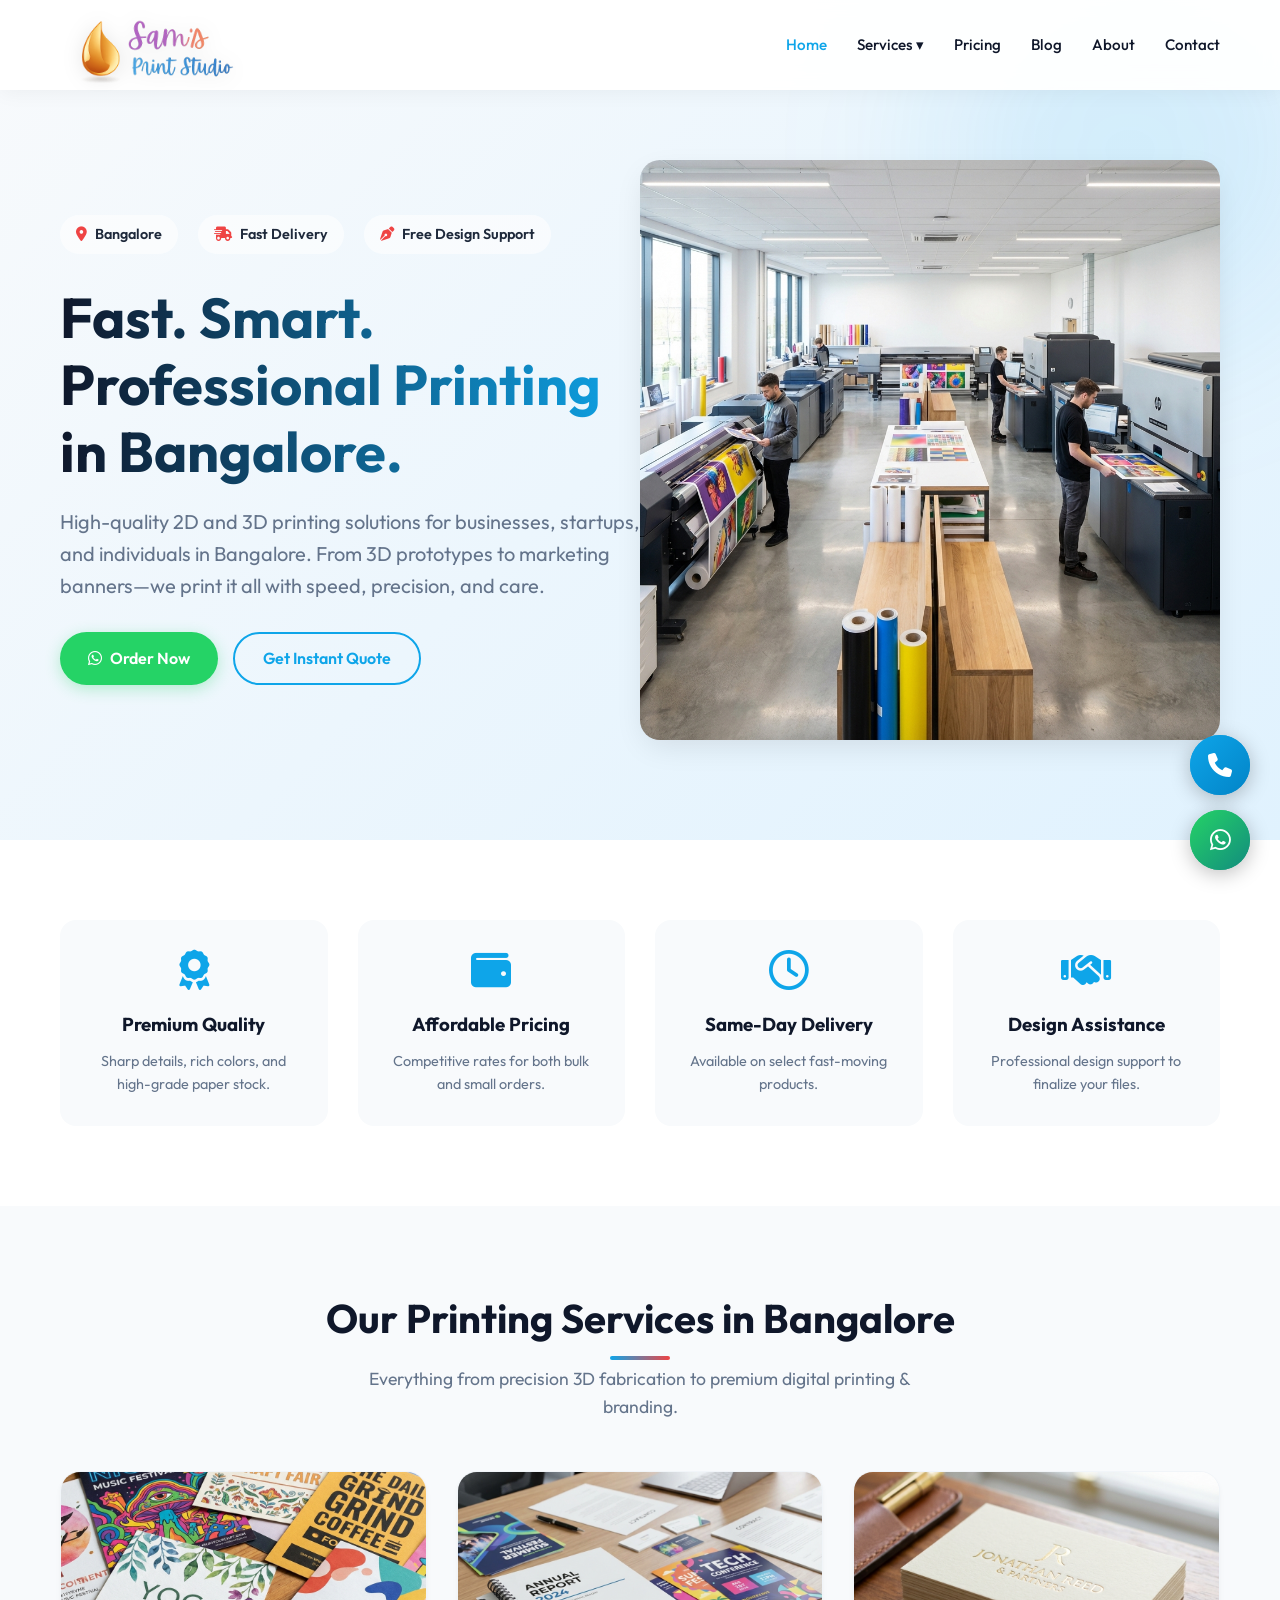
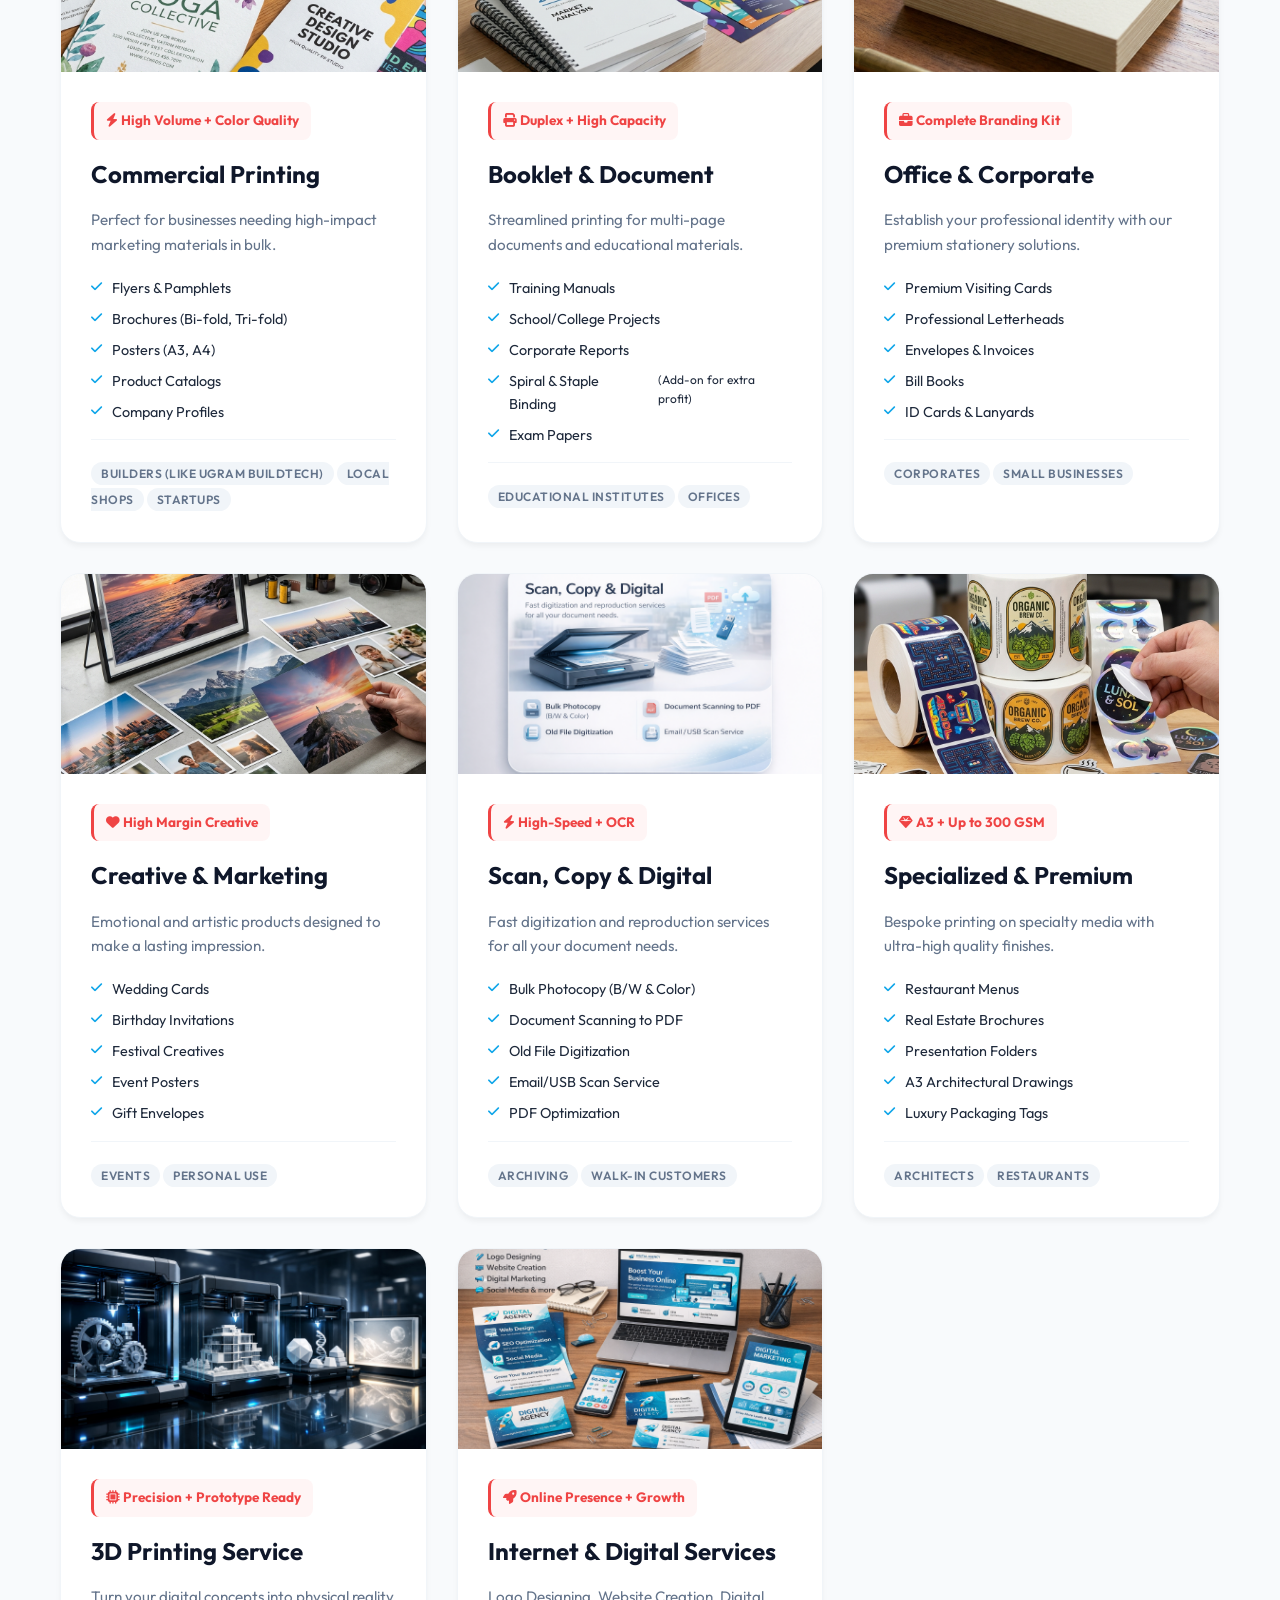
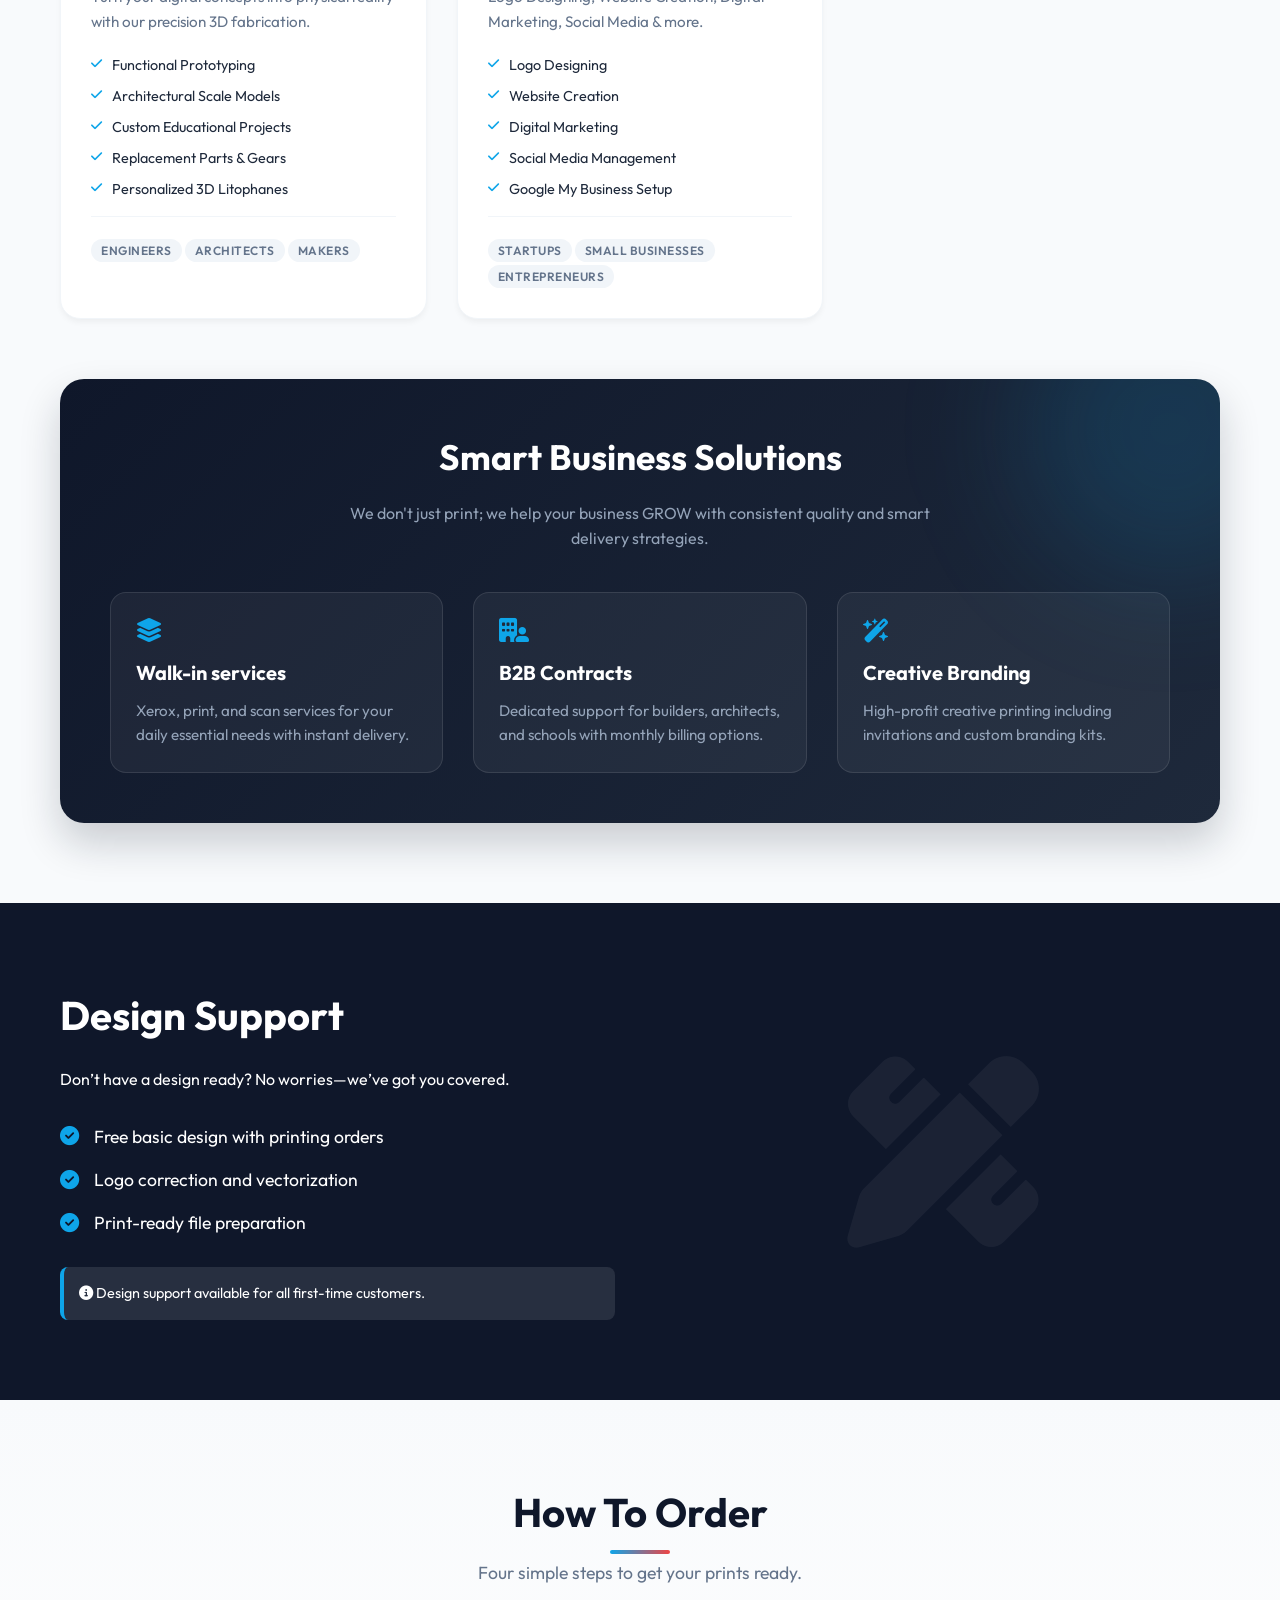
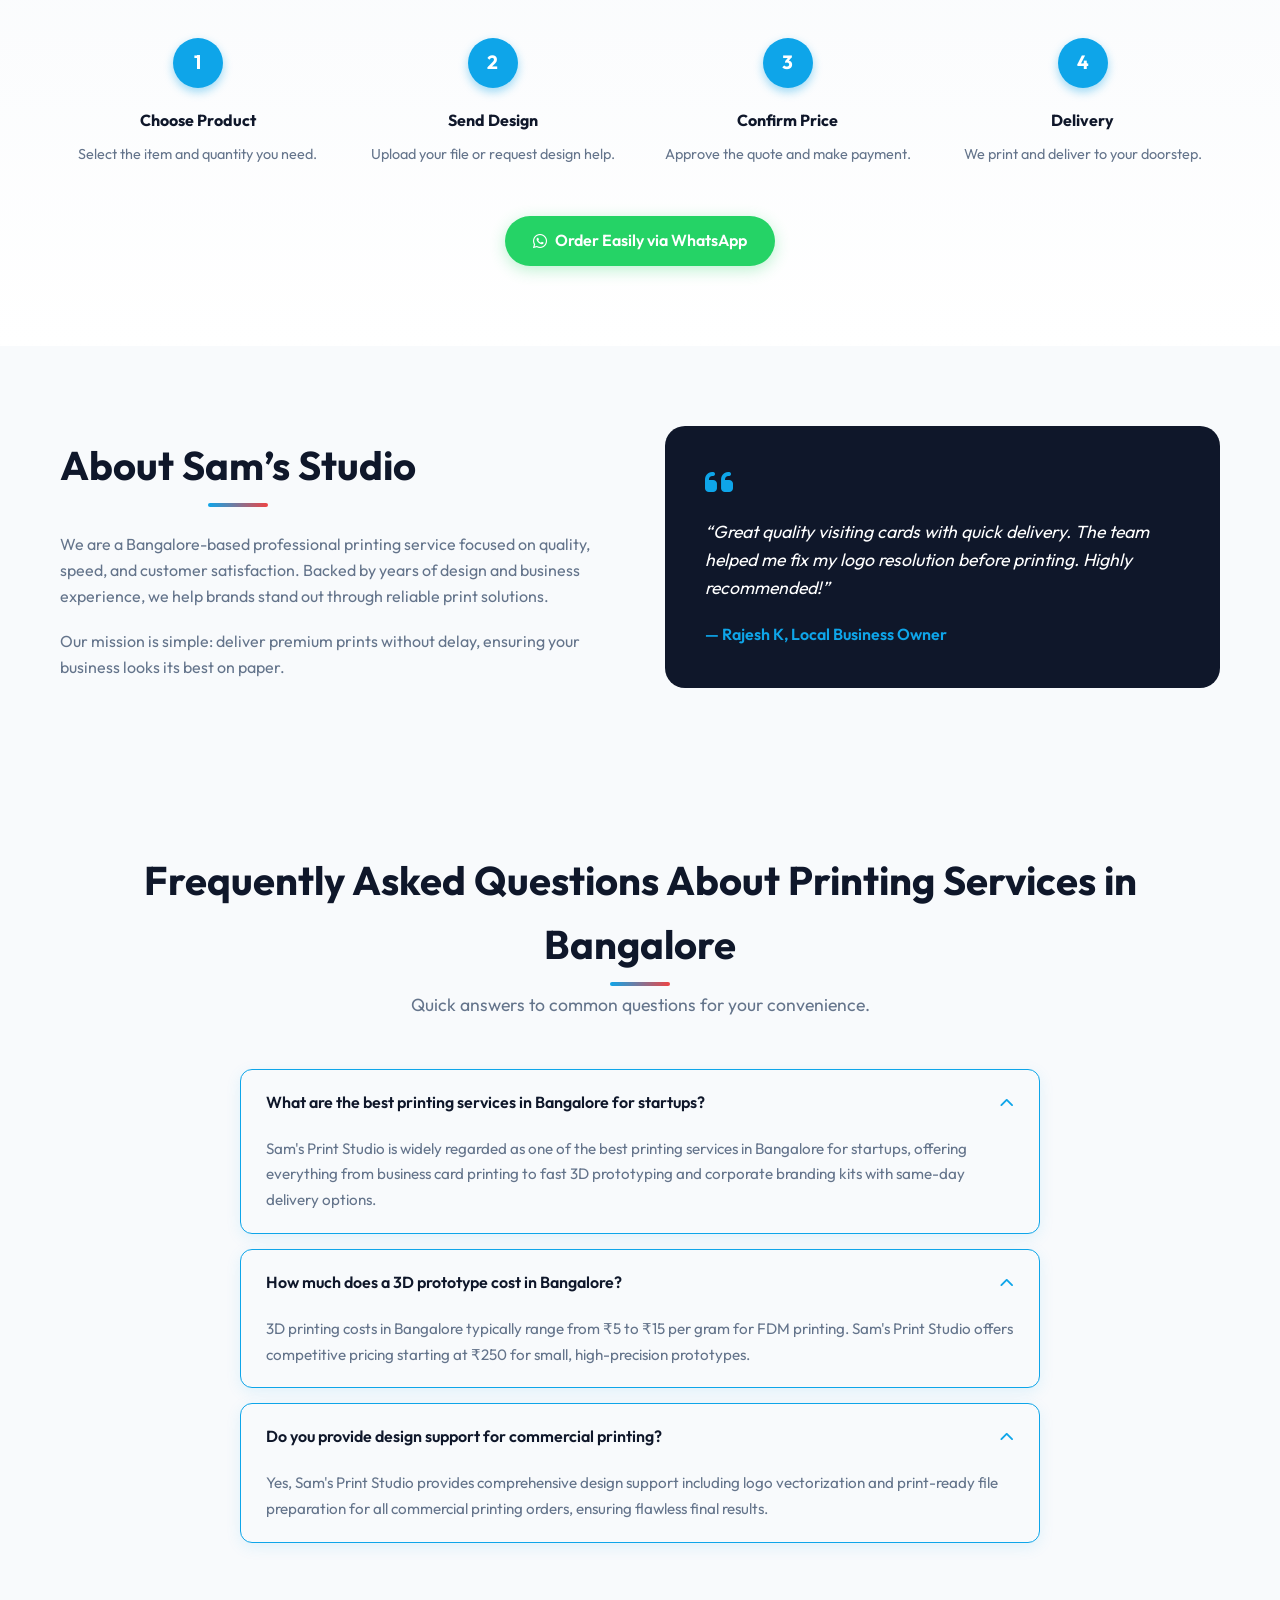
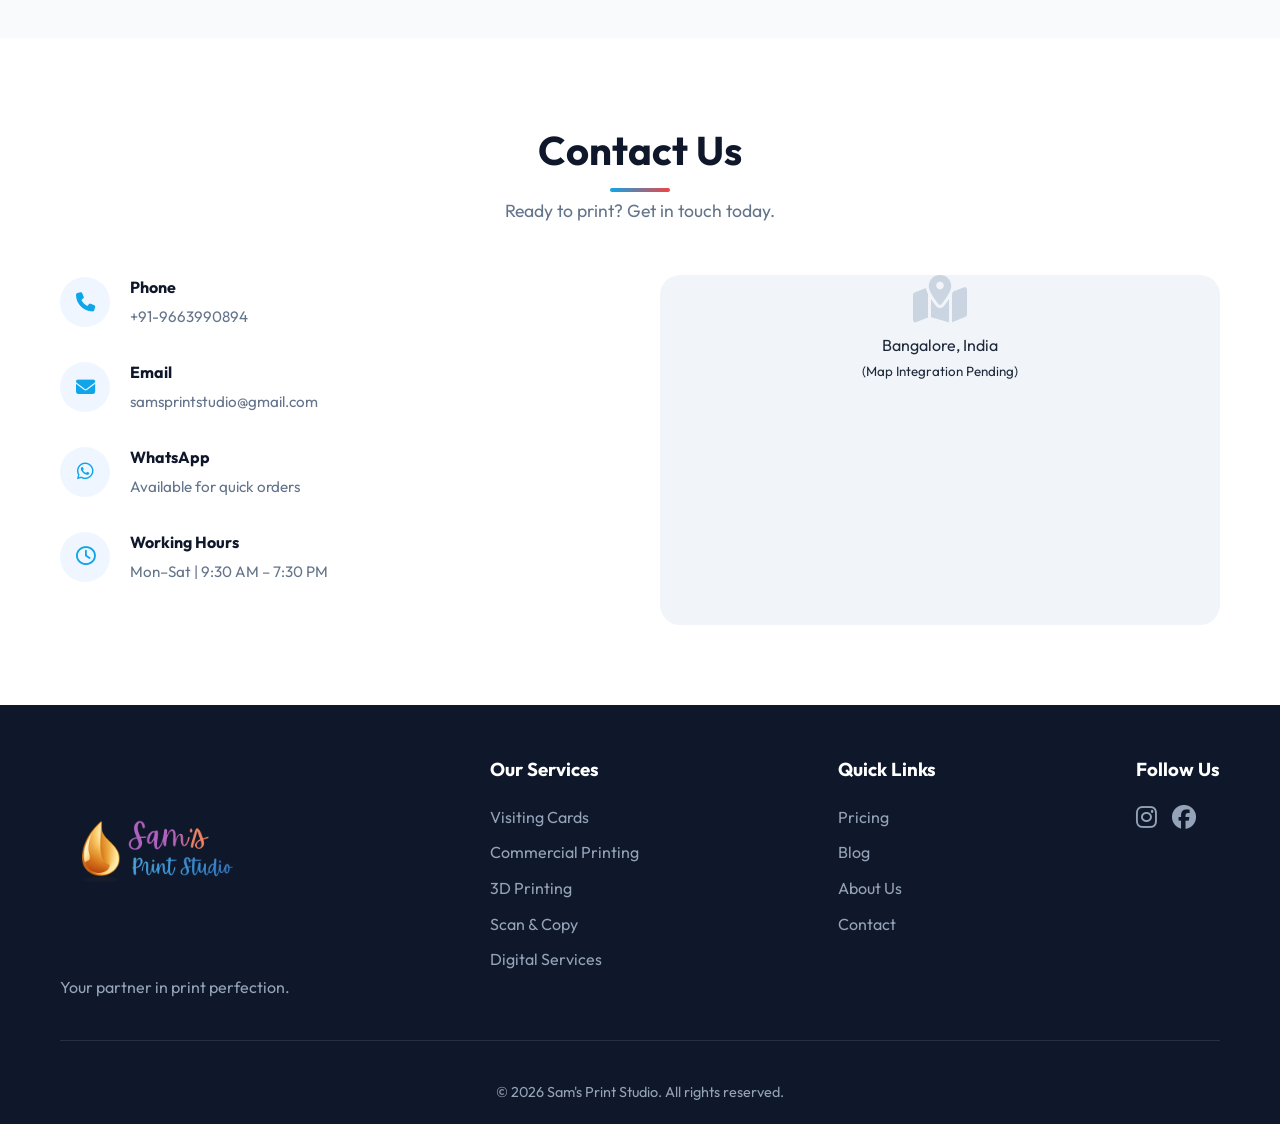
<file: index.html>
<!DOCTYPE html>
<html lang="en">

<head>
    <meta name="google-site-verification" content="googleb46caa194381205e" />
    <!-- Google tag (gtag.js) -->
    <script async src="https://www.googletagmanager.com/gtag/js?id=G-64R75ZT3MX"></script>
    <script>
        window.dataLayer = window.dataLayer || [];
        function gtag() { dataLayer.push(arguments); }
        gtag('js', new Date());

        gtag('config', 'G-64R75ZT3MX');
    </script>
    <header>
        <meta charset="UTF-8">
        <meta name="viewport" content="width=device-width, initial-scale=1.0">
        <meta name="description"
            content="Top-rated professional printing services in Bangalore. Sam’s Print Studio offers fast 3D printing, premium visiting cards, flyers, digital copying, and full design support. Order today!">
        <meta name="keywords"
            content="printing services Bangalore, 3D printing Bangalore, visiting card printing near me, flyer printing Bangalore, digital printing shop, professional printers Bangalore, Sam’s Print Studio">
        <meta name="author" content="Sam's Print Studio">
        <meta property="og:title" content="Sam’s Print Studio | Best Printing Services in Bangalore">
        <meta property="og:description"
            content="Top-rated professional printing services in Bangalore. Fast 3D printing, premium visiting cards, flyers, digital copying, and expert design support.">
        <meta property="og:image" content="https://samsprintstudio.com/images/hero-printing-studio.png">
        <meta property="og:url" content="https://samsprintstudio.com">
        <meta property="og:type" content="LocalBusiness">

        <!-- Twitter Card Meta Tags -->
        <meta name="twitter:card" content="summary_large_image">
        <meta name="twitter:title" content="Sam’s Print Studio | Best Printing Services in Bangalore">
        <meta name="twitter:description"
            content="Top-rated professional printing services in Bangalore. Fast 3D printing, premium visiting cards, flyers, digital copying, and expert design support.">
        <meta name="twitter:image" content="https://samsprintstudio.com/images/hero-printing-studio.png">

        <!-- Advanced Indexing & Geo Meta Tags -->
        <meta name="robots" content="index, follow, max-image-preview:large, max-snippet:-1, max-video-preview:-1">
        <meta name="geo.region" content="IN-KA">
        <meta name="geo.placename" content="Bengaluru">

        <link rel="canonical" href="https://samsprintstudio.com/">
        <link rel="alternate" hreflang="en-IN" href="https://samsprintstudio.com/">
        <link rel="alternate" hreflang="x-default" href="https://samsprintstudio.com/">

        <title>Sam’s Print Studio | Best Printing Services & 3D Printing in Bangalore</title>

        <!-- Google Fonts -->
        <link rel="preconnect" href="https://fonts.googleapis.com">
        <link rel="preconnect" href="https://fonts.gstatic.com" crossorigin>
        <link href="https://fonts.googleapis.com/css2?family=Outfit:wght@300;400;500;600;700;800&display=swap"
            rel="stylesheet">

        <!-- Font Awesome -->
        <link rel="stylesheet" href="https://cdnjs.cloudflare.com/ajax/libs/font-awesome/6.4.0/css/all.min.css">

        <link rel="stylesheet" href="styles.css">

        <!-- Schema: LocalBusiness & FAQ & WebPage -->
        <script type="application/ld+json">
    [{
        "@context": "https://schema.org",
        "@type": "LocalBusiness",
        "name": "Sam's Print Studio",
        "description": "Top-rated professional printing services in Bangalore. Fast 3D printing, premium visiting cards, flyers, digital copying, and expert design support.",
        "url": "https://samsprintstudio.com",
        "telephone": "+91-9663990894",
        "email": "samsprintstudio@gmail.com",
        "address": {
            "@type": "PostalAddress",
            "addressLocality": "Bangalore",
            "addressRegion": "Karnataka",
            "addressCountry": "IN"
        },
        "openingHours": "Mo-Sa 09:30-19:30",
        "priceRange": "₹"
    },
    {
        "@context": "https://schema.org",
        "@type": "FAQPage",
        "mainEntity": [
            { "@type": "Question", "name": "What are the best printing services in Bangalore for startups?", "acceptedAnswer": { "@type": "Answer", "text": "Sam's Print Studio is widely regarded as one of the best printing services in Bangalore for startups, offering everything from business card printing to fast 3D prototyping and corporate branding kits with same-day delivery options." } },
            { "@type": "Question", "name": "How much does a 3D prototype cost in Bangalore?", "acceptedAnswer": { "@type": "Answer", "text": "3D printing costs in Bangalore typically range from ₹5 to ₹15 per gram for FDM printing. Sam's Print Studio offers competitive pricing starting at ₹250 for small, high-precision prototypes." } },
            { "@type": "Question", "name": "Do you provide design support for commercial printing?", "acceptedAnswer": { "@type": "Answer", "text": "Yes, Sam's Print Studio provides comprehensive design support including logo vectorization and print-ready file preparation for all commercial printing orders, ensuring flawless final results." } }
        ]
    },
    {
        "@context": "https://schema.org",
        "@type": "WebPage",
        "name": "Sam’s Print Studio | Best Printing Services & 3D Printing in Bangalore",
        "datePublished": "2024-01-01T08:00:00+08:00",
        "dateModified": "2026-04-01T08:00:00+08:00",
        "author": {
            "@type": "Organization",
            "name": "Sam's Print Studio"
        }
    }]
    </script>
</head>

<body>

    <div class="container">
        <nav>
            <a href="#" class="logo">
                <img src="logo.png" alt="Sam’s Print Studio">
            </a>
            <div class="nav-links" id="navLinks">
                <a href="#home" class="active">Home</a>
                <div class="nav-dropdown">
                    <a href="#services">Services ▾</a>
                    <div class="dropdown-menu">
                        <a href="visiting-cards.html">Visiting Cards</a>
                        <a href="commercial-printing.html">Commercial Printing</a>
                        <a href="3d-printing.html">3D Printing</a>
                        <a href="scanning-services.html">Scan & Copy</a>
                        <a href="digital-services.html">Digital Services</a>
                    </div>
                </div>
                <a href="pricing.html">Pricing</a>
                <a href="blog.html">Blog</a>
                <a href="#about">About</a>
                <a href="#contact">Contact</a>
            </div>
            <div class="mobile-toggle" id="mobileMenuBtn">
                <i class="fa-solid fa-bars"></i>
            </div>
        </nav>
    </div>
    </header>

    <!-- Hero Section -->
    <section class="hero" id="home">
        <div class="container">
            <div class="hero-content">
                <div class="hero-text">
                    <div class="info-strip">
                        <div class="info-item"><i class="fa-solid fa-location-dot"></i> Bangalore</div>
                        <div class="info-item"><i class="fa-solid fa-truck-fast"></i> Fast Delivery</div>
                        <div class="info-item"><i class="fa-solid fa-pen-nib"></i> Free Design Support</div>
                    </div>
                    <h1>Fast. Smart. <br>Professional Printing in Bangalore.</h1>
                    <p>High-quality 2D and 3D printing solutions for businesses, startups, and individuals in Bangalore.
                        From 3D
                        prototypes to marketing banners—we print it all with speed, precision, and care.</p>
                    <div class="hero-buttons">
                        <a href="https://wa.me/919663990894" class="btn btn-whatsapp" target="_blank">
                            <i class="fa-brands fa-whatsapp"></i> Order Now
                        </a>
                        <a href="#contact" class="btn btn-outline">Get Instant Quote</a>
                    </div>
                </div>
                <!-- Visual Decoration for Design Appeal -->
                <div class="hero-image">
                    <img src="images/hero-printing-studio.png" alt="Sam's Printing Studio" class="hero-img-fluid">
                </div>
            </div>
        </div>
    </section>

    <!-- Why Choose Us -->
    <section class="section-padding features">
        <div class="container">
            <div class="features-grid">
                <div class="feature-item reveal">
                    <i class="fa-solid fa-award feature-icon"></i>
                    <h3>Premium Quality</h3>
                    <p>Sharp details, rich colors, and high-grade paper stock.</p>
                </div>
                <div class="feature-item reveal">
                    <i class="fa-solid fa-wallet feature-icon"></i>
                    <h3>Affordable Pricing</h3>
                    <p>Competitive rates for both bulk and small orders.</p>
                </div>
                <div class="feature-item reveal">
                    <i class="fa-regular fa-clock feature-icon"></i>
                    <h3>Same-Day Delivery</h3>
                    <p>Available on select fast-moving products.</p>
                </div>
                <div class="feature-item reveal">
                    <i class="fa-solid fa-handshake feature-icon"></i>
                    <h3>Design Assistance</h3>
                    <p>Professional design support to finalize your files.</p>
                </div>
            </div>
        </div>
    </section>

    <!-- Services Section -->
    <section class="section-padding" id="services">
        <div class="container">
            <div class="section-title reveal">
                <h2>Our Printing Services in Bangalore</h2>
                <p>Everything from precision 3D fabrication to premium digital printing & branding.</p>
            </div>

            <div class="services-grid">
                <!-- Card 1: Commercial Printing -->
                <div class="service-card reveal">
                    <div class="service-icon-box">
                        <img src="images/flyers.png" alt="Commercial Bulk Printing Services Bangalore">
                    </div>
                    <div class="service-content">
                        <span class="service-benefit"><i class="fa-solid fa-bolt"></i> High Volume + Color
                            Quality</span>
                        <h3>Commercial Printing</h3>
                        <p>Perfect for businesses needing high-impact marketing materials in bulk.</p>
                        <ul class="service-list">
                            <li><i class="fa-solid fa-check"></i> Flyers & Pamphlets</li>
                            <li><i class="fa-solid fa-check"></i> Brochures (Bi-fold, Tri-fold)</li>
                            <li><i class="fa-solid fa-check"></i> Posters (A3, A4)</li>
                            <li><i class="fa-solid fa-check"></i> Product Catalogs</li>
                            <li><i class="fa-solid fa-check"></i> Company Profiles</li>
                        </ul>
                        <div class="service-footer">
                            <span class="service-target">Builders (like Ugram Buildtech)</span>
                            <span class="service-target">Local Shops</span>
                            <span class="service-target">Startups</span>
                        </div>
                    </div>
                </div>

                <!-- Card 2: Booklet & Document -->
                <div class="service-card reveal">
                    <div class="service-icon-box">
                        <img src="images/document-print.png" alt="Booklets and Document Printing Bangalore">
                    </div>
                    <div class="service-content">
                        <span class="service-benefit"><i class="fa-solid fa-print"></i> Duplex + High Capacity</span>
                        <h3>Booklet & Document</h3>
                        <p>Streamlined printing for multi-page documents and educational materials.</p>
                        <ul class="service-list">
                            <li><i class="fa-solid fa-check"></i> Training Manuals</li>
                            <li><i class="fa-solid fa-check"></i> School/College Projects</li>
                            <li><i class="fa-solid fa-check"></i> Corporate Reports</li>
                            <li><i class="fa-solid fa-check"></i> Spiral & Staple Binding <small>(Add-on for extra
                                    profit)</small></li>
                            <li><i class="fa-solid fa-check"></i> Exam Papers</li>
                        </ul>
                        <div class="service-footer">
                            <span class="service-target">Educational Institutes</span>
                            <span class="service-target">Offices</span>
                        </div>
                    </div>
                </div>

                <!-- Card 3: Office & Corporate -->
                <div class="service-card reveal">
                    <div class="service-icon-box">
                        <img src="images/visiting-cards.png" alt="Visiting Cards and Office Stationery Printing">
                    </div>
                    <div class="service-content">
                        <span class="service-benefit"><i class="fa-solid fa-briefcase"></i> Complete Branding Kit</span>
                        <h3>Office & Corporate</h3>
                        <p>Establish your professional identity with our premium stationery solutions.</p>
                        <ul class="service-list">
                            <li><i class="fa-solid fa-check"></i> Premium Visiting Cards</li>
                            <li><i class="fa-solid fa-check"></i> Professional Letterheads</li>
                            <li><i class="fa-solid fa-check"></i> Envelopes & Invoices</li>
                            <li><i class="fa-solid fa-check"></i> Bill Books</li>
                            <li><i class="fa-solid fa-check"></i> ID Cards & Lanyards</li>
                        </ul>
                        <div class="service-footer">
                            <span class="service-target">Corporates</span>
                            <span class="service-target">Small Businesses</span>
                        </div>
                    </div>
                </div>

                <!-- Card 4: Creative & Marketing -->
                <div class="service-card reveal">
                    <div class="service-icon-box">
                        <img src="images/photo-print.png" alt="Creative Wedding Cards and Photo Prints">
                    </div>
                    <div class="service-content">
                        <span class="service-benefit"><i class="fa-solid fa-heart"></i> High Margin Creative</span>
                        <h3>Creative & Marketing</h3>
                        <p>Emotional and artistic products designed to make a lasting impression.</p>
                        <ul class="service-list">
                            <li><i class="fa-solid fa-check"></i> Wedding Cards</li>
                            <li><i class="fa-solid fa-check"></i> Birthday Invitations</li>
                            <li><i class="fa-solid fa-check"></i> Festival Creatives</li>
                            <li><i class="fa-solid fa-check"></i> Event Posters</li>
                            <li><i class="fa-solid fa-check"></i> Gift Envelopes</li>
                        </ul>
                        <div class="service-footer">
                            <span class="service-target">Events</span>
                            <span class="service-target">Personal Use</span>
                        </div>
                    </div>
                </div>

                <!-- Card 5: Scan & Digital -->
                <div class="service-card reveal">
                    <div class="service-icon-box">
                        <img src="images/scanner.png" alt="Scan, Copy and Digital Archiving Bangalore">
                    </div>
                    <div class="service-content">
                        <span class="service-benefit"><i class="fa-solid fa-bolt"></i> High-Speed + OCR</span>
                        <h3>Scan, Copy & Digital</h3>
                        <p>Fast digitization and reproduction services for all your document needs.</p>
                        <ul class="service-list">
                            <li><i class="fa-solid fa-check"></i> Bulk Photocopy (B/W & Color)</li>
                            <li><i class="fa-solid fa-check"></i> Document Scanning to PDF</li>
                            <li><i class="fa-solid fa-check"></i> Old File Digitization</li>
                            <li><i class="fa-solid fa-check"></i> Email/USB Scan Service</li>
                            <li><i class="fa-solid fa-check"></i> PDF Optimization</li>
                        </ul>
                        <div class="service-footer">
                            <span class="service-target">Archiving</span>
                            <span class="service-target">Walk-in Customers</span>
                        </div>
                    </div>
                </div>

                <!-- Card 6: Specialized (Premium) -->
                <div class="service-card reveal">
                    <div class="service-icon-box">
                        <img src="images/stickers.png" alt="Specialized and Premium Sticker Printing">
                    </div>
                    <div class="service-content">
                        <span class="service-benefit"><i class="fa-solid fa-gem"></i> A3 + Up to 300 GSM</span>
                        <h3>Specialized & Premium</h3>
                        <p>Bespoke printing on specialty media with ultra-high quality finishes.</p>
                        <ul class="service-list">
                            <li><i class="fa-solid fa-check"></i> Restaurant Menus</li>
                            <li><i class="fa-solid fa-check"></i> Real Estate Brochures</li>
                            <li><i class="fa-solid fa-check"></i> Presentation Folders</li>
                            <li><i class="fa-solid fa-check"></i> A3 Architectural Drawings</li>
                            <li><i class="fa-solid fa-check"></i> Luxury Packaging Tags</li>
                        </ul>
                        <div class="service-footer">
                            <span class="service-target">Architects</span>
                            <span class="service-target">Restaurants</span>
                        </div>
                    </div>
                </div>

                <!-- Card 7: 3D Printing Service -->
                <div class="service-card reveal">
                    <div class="service-icon-box">
                        <img src="images/3D printing services.png" alt="FDM 3D Printing Service Bangalore">
                    </div>
                    <div class="service-content">
                        <span class="service-benefit"><i class="fa-solid fa-microchip"></i> Precision + Prototype
                            Ready</span>
                        <h3>3D Printing Service</h3>
                        <p>Turn your digital concepts into physical reality with our precision 3D fabrication.</p>
                        <ul class="service-list">
                            <li><i class="fa-solid fa-check"></i> Functional Prototyping</li>
                            <li><i class="fa-solid fa-check"></i> Architectural Scale Models</li>
                            <li><i class="fa-solid fa-check"></i> Custom Educational Projects</li>
                            <li><i class="fa-solid fa-check"></i> Replacement Parts & Gears</li>
                            <li><i class="fa-solid fa-check"></i> Personalized 3D Litophanes</li>
                        </ul>
                        <div class="service-footer">
                            <span class="service-target">Engineers</span>
                            <span class="service-target">Architects</span>
                            <span class="service-target">Makers</span>
                        </div>
                    </div>
                </div>

                <!-- Card 8: Internet & Digital Services -->
                <div class="service-card reveal">
                    <div class="service-icon-box">
                        <img src="images/internet and digital services.png" alt="Internet & Digital Services">
                    </div>
                    <div class="service-content">
                        <span class="service-benefit"><i class="fa-solid fa-rocket"></i> Online Presence + Growth</span>
                        <h3>Internet & Digital Services</h3>
                        <p>Logo Designing, Website Creation, Digital Marketing, Social Media & more.</p>
                        <ul class="service-list">
                            <li><i class="fa-solid fa-check"></i> Logo Designing</li>
                            <li><i class="fa-solid fa-check"></i> Website Creation</li>
                            <li><i class="fa-solid fa-check"></i> Digital Marketing</li>
                            <li><i class="fa-solid fa-check"></i> Social Media Management</li>
                            <li><i class="fa-solid fa-check"></i> Google My Business Setup</li>
                        </ul>
                        <div class="service-footer">
                            <span class="service-target">Startups</span>
                            <span class="service-target">Small Businesses</span>
                            <span class="service-target">Entrepreneurs</span>
                        </div>
                    </div>
                </div>

            </div>

            <!-- Business Strategy Section -->
            <div class="strategy-banner reveal">
                <div style="text-align: center; margin-bottom: 30px;">
                    <h2 style="color: white; font-size: 2.2rem; margin-bottom: 15px;">Smart Business Solutions</h2>
                    <p style="color: #94a3b8; max-width: 600px; margin: 0 auto;">We don't just print; we help your
                        business GROW with consistent quality and smart delivery strategies.</p>
                </div>
                <div class="strategy-grid">
                    <div class="strategy-card">
                        <i class="fa-solid fa-layer-group"></i>
                        <h4>Walk-in services</h4>
                        <p>Xerox, print, and scan services for your daily essential needs with instant delivery.</p>
                    </div>
                    <div class="strategy-card">
                        <i class="fa-solid fa-building-user"></i>
                        <h4>B2B Contracts</h4>
                        <p>Dedicated support for builders, architects, and schools with monthly billing options.</p>
                    </div>
                    <div class="strategy-card">
                        <i class="fa-solid fa-wand-magic-sparkles"></i>
                        <h4>Creative Branding</h4>
                        <p>High-profit creative printing including invitations and custom branding kits.</p>
                    </div>
                </div>
            </div>
        </div>
    </section>

    <!-- Design Support -->
    <section class="section-padding design-support">
        <div class="container">
            <div class="design-wrapper">
                <div class="design-text reveal">
                    <h2>Design Support</h2>
                    <p>Don’t have a design ready? No worries—we’ve got you covered.</p>
                    <ul class="design-bullets">
                        <li><i class="fa-solid fa-check-circle"></i> Free basic design with printing orders</li>
                        <li><i class="fa-solid fa-check-circle"></i> Logo correction and vectorization</li>
                        <li><i class="fa-solid fa-check-circle"></i> Print-ready file preparation</li>
                    </ul>
                    <div class="design-note">
                        <i class="fa-solid fa-info-circle"></i> Design support available for all first-time customers.
                    </div>
                </div>
                <div class="design-visual reveal">
                    <i class="fa-solid fa-pen-ruler"></i>
                </div>
            </div>
        </div>
    </section>



    <!-- How it works -->
    <section class="section-padding steps">
        <div class="container">
            <div class="section-title reveal">
                <h2>How To Order</h2>
                <p>Four simple steps to get your prints ready.</p>
            </div>
            <div class="steps-container">
                <div class="step-item reveal">
                    <div class="step-num">1</div>
                    <h4>Choose Product</h4>
                    <p>Select the item and quantity you need.</p>
                </div>
                <div class="step-item reveal">
                    <div class="step-num">2</div>
                    <h4>Send Design</h4>
                    <p>Upload your file or request design help.</p>
                </div>
                <div class="step-item reveal">
                    <div class="step-num">3</div>
                    <h4>Confirm Price</h4>
                    <p>Approve the quote and make payment.</p>
                </div>
                <div class="step-item reveal">
                    <div class="step-num">4</div>
                    <h4>Delivery</h4>
                    <p>We print and deliver to your doorstep.</p>
                </div>
            </div>
            <div style="text-align: center; margin-top: 50px;">
                <a href="https://wa.me/919663990894" class="btn btn-whatsapp reveal">
                    <i class="fa-brands fa-whatsapp"></i> Order Easily via WhatsApp
                </a>
            </div>
        </div>
    </section>

    <!-- About & Testimonial -->
    <section class="section-padding" id="about">
        <div class="container">
            <div class="about-wrap">
                <div class="about-text reveal">
                    <div class="section-title" style="text-align: left; margin-bottom: 20px;">
                        <h2>About Sam’s Studio</h2>
                    </div>
                    <p style="margin-bottom: 20px; color: var(--text-light);">
                        We are a Bangalore-based professional printing service focused on quality, speed, and customer
                        satisfaction.
                        Backed by years of design and business experience, we help brands stand out through reliable
                        print solutions.
                    </p>
                    <p style="color: var(--text-light);">
                        Our mission is simple: deliver premium prints without delay, ensuring your business looks its
                        best on paper.
                    </p>
                </div>
                <div class="testimonial-box reveal">
                    <i class="fa-solid fa-quote-left"></i>
                    <p class="quote-text">
                        “Great quality visiting cards with quick delivery. The team helped me fix my logo resolution
                        before printing. Highly recommended!”
                    </p>
                    <div class="author">— Rajesh K, Local Business Owner</div>
                </div>
            </div>
        </div>
    </section>

    <!-- FAQ for GEO -->
    <section class="section-padding faq-section" id="faq" style="background: var(--bg-light);">
        <div class="container">
            <div class="section-title reveal">
                <h2>Frequently Asked Questions About Printing Services in Bangalore</h2>
                <p>Quick answers to common questions for your convenience.</p>
            </div>
            <div class="faq-list">
                <div class="faq-item reveal">
                    <div class="faq-question" onclick="toggleFaq(this)"><span>What are the best printing services in
                            Bangalore for startups?</span><i class="fa-solid fa-chevron-down"></i></div>
                    <div class="faq-answer">
                        <div class="faq-answer-content">Sam's Print Studio is widely regarded as one of the best
                            printing services in Bangalore for startups, offering everything from business card printing
                            to fast 3D prototyping and corporate branding kits with same-day delivery options.</div>
                    </div>
                </div>
                <div class="faq-item reveal">
                    <div class="faq-question" onclick="toggleFaq(this)"><span>How much does a 3D prototype cost in
                            Bangalore?</span><i class="fa-solid fa-chevron-down"></i></div>
                    <div class="faq-answer">
                        <div class="faq-answer-content">3D printing costs in Bangalore typically range from ₹5 to ₹15
                            per gram for FDM printing. Sam's Print Studio offers competitive pricing starting at ₹250
                            for small, high-precision prototypes.</div>
                    </div>
                </div>
                <div class="faq-item reveal">
                    <div class="faq-question" onclick="toggleFaq(this)"><span>Do you provide design support for
                            commercial printing?</span><i class="fa-solid fa-chevron-down"></i></div>
                    <div class="faq-answer">
                        <div class="faq-answer-content">Yes, Sam's Print Studio provides comprehensive design support
                            including logo vectorization and print-ready file preparation for all commercial printing
                            orders, ensuring flawless final results.</div>
                    </div>
                </div>
            </div>
        </div>
    </section>

    <!-- Contact -->
    <section class="section-padding contact" id="contact">
        <div class="container">
            <div class="section-title reveal">
                <h2>Contact Us</h2>
                <p>Ready to print? Get in touch today.</p>
            </div>

            <div class="contact-content">
                <div class="contact-info reveal">
                    <div class="info-row">
                        <div class="c-icon"><i class="fa-solid fa-phone"></i></div>
                        <div class="c-text">
                            <h4>Phone</h4>
                            <p>+91-9663990894</p>
                        </div>
                    </div>
                    <div class="info-row">
                        <div class="c-icon"><i class="fa-solid fa-envelope"></i></div>
                        <div class="c-text">
                            <h4>Email</h4>
                            <p>samsprintstudio@gmail.com</p>
                        </div>
                    </div>
                    <div class="info-row">
                        <div class="c-icon"><i class="fa-brands fa-whatsapp"></i></div>
                        <div class="c-text">
                            <h4>WhatsApp</h4>
                            <p>Available for quick orders</p>
                        </div>
                    </div>
                    <div class="info-row">
                        <div class="c-icon"><i class="fa-regular fa-clock"></i></div>
                        <div class="c-text">
                            <h4>Working Hours</h4>
                            <p>Mon–Sat | 9:30 AM – 7:30 PM</p>
                        </div>
                    </div>
                </div>

                <!-- Google Map Placeholder -->
                <div class="contact-map reveal">
                    <div style="text-align: center;">
                        <i class="fa-solid fa-map-location-dot"
                            style="font-size: 3rem; color: #cbd5e1; margin-bottom: 10px;"></i>
                        <p>Bangalore, India</p>
                        <small>(Map Integration Pending)</small>
                    </div>
                </div>
            </div>
        </div>
    </section>

    <!-- Footer -->
    <footer>
        <div class="container">
            <div class="footer-content">
                <div class="footer-brand">
                    <img src="logo.png" alt="Sam’s Print Studio" class="footer-logo">
                    <p style="margin-top: 20px;">Your partner in print perfection.</p>
                </div>
                <div class="footer-links">
                    <h3>Our Services</h3>
                    <ul>
                        <li><a href="visiting-cards.html">Visiting Cards</a></li>
                        <li><a href="commercial-printing.html">Commercial Printing</a></li>
                        <li><a href="3d-printing.html">3D Printing</a></li>
                        <li><a href="scanning-services.html">Scan & Copy</a></li>
                        <li><a href="digital-services.html">Digital Services</a></li>
                    </ul>
                </div>
                <div class="footer-links">
                    <h3>Quick Links</h3>
                    <ul>
                        <li><a href="pricing.html">Pricing</a></li>
                        <li><a href="blog.html">Blog</a></li>
                        <li><a href="index.html#about">About Us</a></li>
                        <li><a href="index.html#contact">Contact</a></li>
                    </ul>
                </div>
                <div class="footer-links">
                    <h3>Follow Us</h3>
                    <ul style="display: flex; gap: 15px;">
                        <li><a href="https://www.instagram.com/samsprintstudio2026/" target="_blank"><i
                                    class="fa-brands fa-instagram" style="font-size: 1.5rem;"></i></a></li>
                        <li><a href="https://www.facebook.com/profile.php?id=61586824322699" target="_blank"><i
                                    class="fa-brands fa-facebook" style="font-size: 1.5rem;"></i></a></li>
                    </ul>
                </div>
            </div>
            <div class="copyright">
                <p>&copy; 2026 Sam's Print Studio. All rights reserved.</p>
            </div>
        </div>
    </footer>

    <!-- Floating Contact Widget -->
    <div class="floating-widget">
        <a href="tel:+919663990894" class="floating-btn call">
            <span class="tooltip">Call Us</span>
            <i class="fa-solid fa-phone"></i>
        </a>
        <a href="https://wa.me/919663990894" target="_blank" class="floating-btn whatsapp">
            <span class="tooltip">WhatsApp</span>
            <i class="fa-brands fa-whatsapp"></i>
        </a>
    </div>

    <script>
        // Mobile Navigation Toggle
        const mobileBtn = document.getElementById('mobileMenuBtn');
        const navLinks = document.getElementById('navLinks');

        mobileBtn.addEventListener('click', () => {
            navLinks.classList.toggle('active');
            const icon = mobileBtn.querySelector('i');
            if (navLinks.classList.contains('active')) {
                icon.classList.remove('fa-bars');
                icon.classList.add('fa-xmark');
            } else {
                icon.classList.remove('fa-xmark');
                icon.classList.add('fa-bars');
            }
        });

        // Close mobile menu when clicking a link
        document.querySelectorAll('.nav-links a').forEach(link => {
            link.addEventListener('click', () => {
                navLinks.classList.remove('active');
                mobileBtn.querySelector('i').classList.remove('fa-xmark');
                mobileBtn.querySelector('i').classList.add('fa-bars');
            });
        });

        // Scroll Reveal Animation
        function reveal() {
            var reveals = document.querySelectorAll(".reveal");
            for (var i = 0; i < reveals.length; i++) {
                var windowHeight = window.innerHeight;
                var elementTop = reveals[i].getBoundingClientRect().top;
                var elementVisible = 150;
                if (elementTop < windowHeight - elementVisible) {
                    reveals[i].classList.add("active");
                }
            }
        }

        window.addEventListener("scroll", reveal);
        // Trigger once on load
        reveal();

        function toggleFaq(el) { const item = el.parentElement; const active = item.classList.contains('active'); document.querySelectorAll('.faq-item').forEach(i => i.classList.remove('active')); if (!active) item.classList.add('active'); }
    </script>
</body>

</html>
</file>
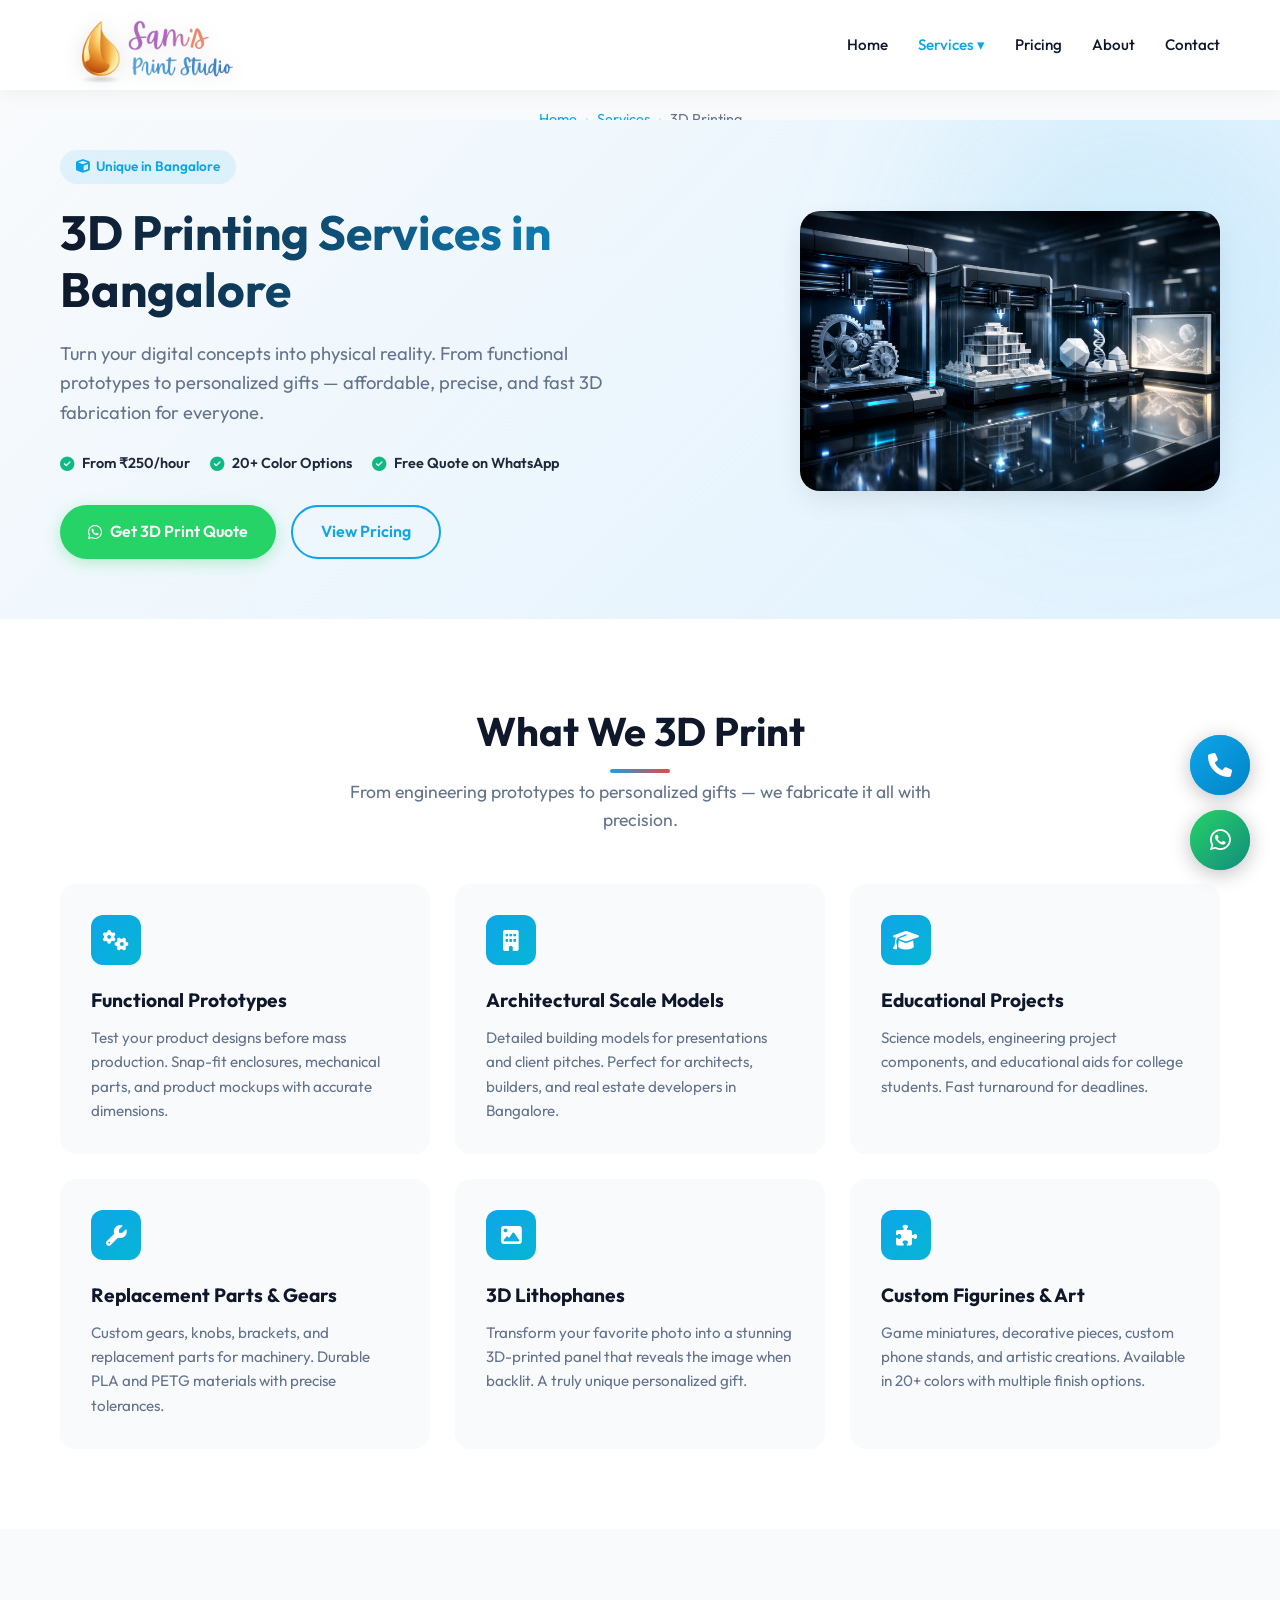
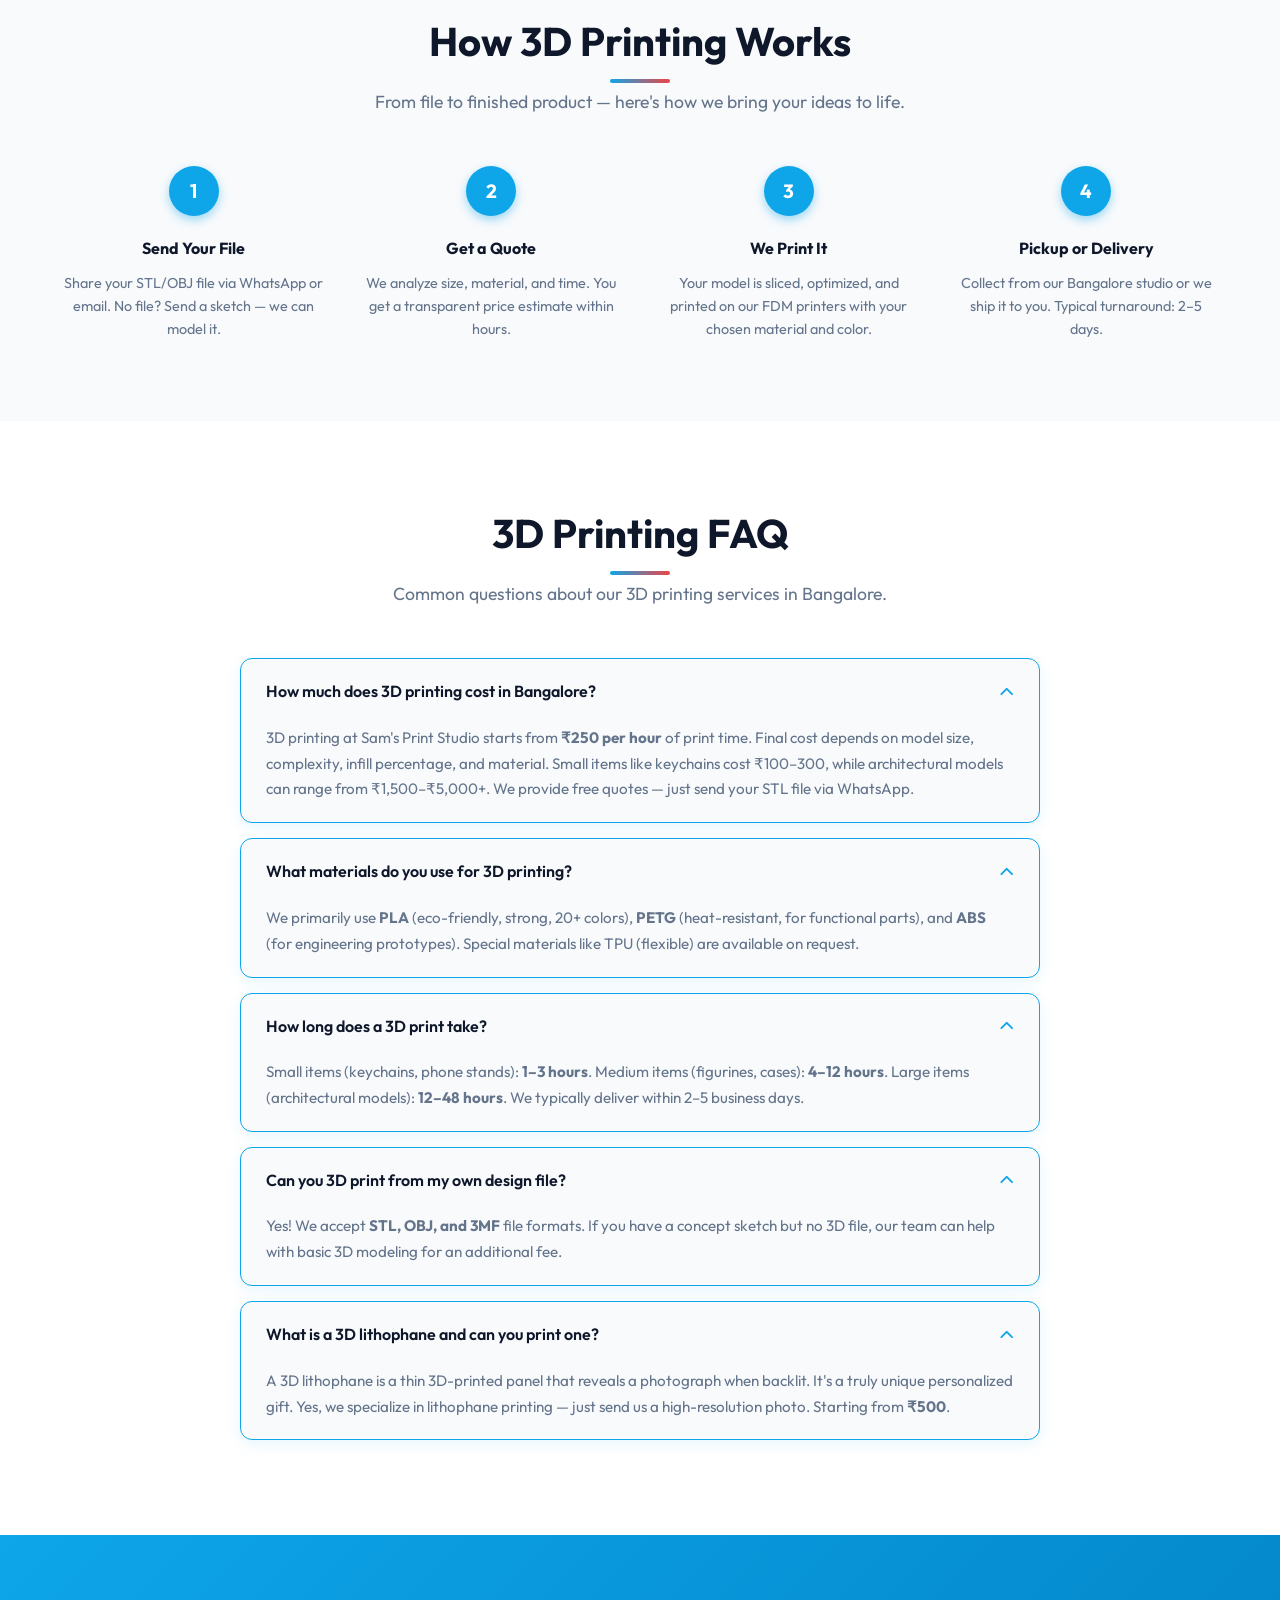
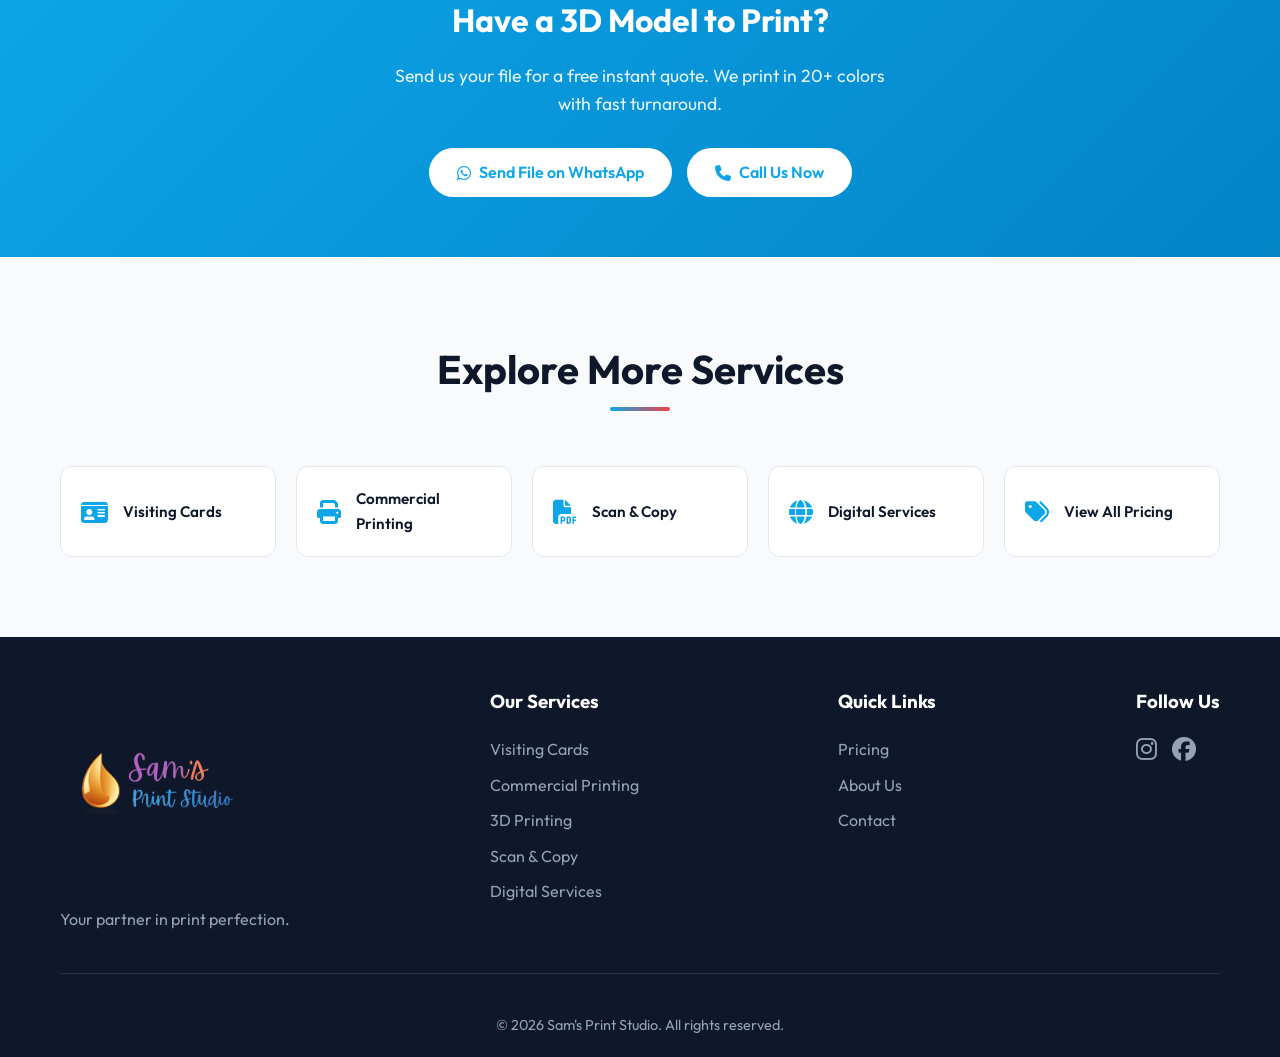
<file: 3d-printing.html>
<!DOCTYPE html>
<html lang="en">
<head>
    <meta charset="UTF-8">
    <meta name="viewport" content="width=device-width, initial-scale=1.0">
    <meta name="description" content="3D printing services in Bangalore. Prototyping, architectural models, educational projects, custom parts. Affordable FDM printing. Same-week delivery.">
    <meta name="keywords" content="3D printing Bangalore, 3D printing services near me, prototype printing Bangalore, architectural model 3D printing, 3D litophane India, custom 3D printing">
    <title>3D Printing Services in Bangalore | Prototypes & Models | Sam's Print Studio</title>
    <link rel="canonical" href="https://samsprintstudio.com/3d-printing.html">
    <link rel="preconnect" href="https://fonts.googleapis.com">
    <link rel="preconnect" href="https://fonts.gstatic.com" crossorigin>
    <link href="https://fonts.googleapis.com/css2?family=Outfit:wght@300;400;500;600;700;800&display=swap" rel="stylesheet">
    <link rel="stylesheet" href="https://cdnjs.cloudflare.com/ajax/libs/font-awesome/6.4.0/css/all.min.css">
    <link rel="stylesheet" href="styles.css">

    <script type="application/ld+json">
    {
        "@context": "https://schema.org",
        "@type": "Service",
        "name": "3D Printing Services",
        "provider": {
            "@type": "LocalBusiness",
            "name": "Sam's Print Studio",
            "telephone": "+91-9663990894",
            "address": { "@type": "PostalAddress", "addressLocality": "Bangalore", "addressRegion": "Karnataka", "addressCountry": "IN" }
        },
        "description": "Professional 3D printing services in Bangalore for prototyping, architectural models, educational projects, and custom parts.",
        "areaServed": "Bangalore",
        "offers": { "@type": "Offer", "priceCurrency": "INR", "price": "250", "description": "Starting from ₹250/hour" }
    }
    </script>
    <script type="application/ld+json">
    {
        "@context": "https://schema.org",
        "@type": "FAQPage",
        "mainEntity": [
            { "@type": "Question", "name": "How much does 3D printing cost in Bangalore?", "acceptedAnswer": { "@type": "Answer", "text": "3D printing at Sam's Print Studio starts from ₹250 per hour of print time. Final cost depends on model size, complexity, infill percentage, and material. Small items like keychains cost ₹100–300, while architectural models can range from ₹1,500–₹5,000+. We provide free quotes — just send your STL file via WhatsApp." } },
            { "@type": "Question", "name": "What materials do you use for 3D printing?", "acceptedAnswer": { "@type": "Answer", "text": "We primarily use PLA (Polylactic Acid) which is eco-friendly, strong, and available in 20+ colors. For functional parts requiring heat resistance, we offer PETG. ABS is available for engineering prototypes. Special materials like TPU (flexible) are available on request." } },
            { "@type": "Question", "name": "How long does a 3D print take?", "acceptedAnswer": { "@type": "Answer", "text": "Print time varies by size and complexity. Small items (keychains, phone stands) take 1–3 hours. Medium items (figurines, cases) take 4–12 hours. Large items (architectural models, prototypes) can take 12–48 hours. We typically deliver within 2–5 business days." } },
            { "@type": "Question", "name": "Can you 3D print from my own design file?", "acceptedAnswer": { "@type": "Answer", "text": "Yes! We accept STL, OBJ, and 3MF file formats. If you have a concept sketch but no 3D file, our team can help with basic 3D modeling for an additional fee. Send your files via WhatsApp or email for a free quote." } },
            { "@type": "Question", "name": "What is a 3D lithophane and can you print one?", "acceptedAnswer": { "@type": "Answer", "text": "A 3D lithophane is a thin 3D-printed panel that reveals a photograph when backlit. It's a unique personalized gift. Yes, we specialize in lithophane printing — just send us a high-resolution photo and we'll create a stunning lithophane for you. Starting from ₹500." } }
        ]
    }
    </script>
</head>
<body>
    <header>
        <div class="container">
            <nav>
                <a href="index.html" class="logo"><img src="logo.png" alt="Sam's Print Studio"></a>
                <div class="nav-links" id="navLinks">
                    <a href="index.html">Home</a>
                    <div class="nav-dropdown">
                        <a href="index.html#services" class="active">Services ▾</a>
                        <div class="dropdown-menu">
                            <a href="visiting-cards.html">Visiting Cards</a>
                            <a href="commercial-printing.html">Commercial Printing</a>
                            <a href="3d-printing.html">3D Printing</a>
                            <a href="scanning-services.html">Scan & Copy</a>
                            <a href="digital-services.html">Digital Services</a>
                        </div>
                    </div>
                    <a href="pricing.html">Pricing</a>
                    <a href="index.html#about">About</a>
                    <a href="index.html#contact">Contact</a>
                </div>
                <div class="mobile-toggle" id="mobileMenuBtn"><i class="fa-solid fa-bars"></i></div>
            </nav>
        </div>
    </header>

    <nav class="breadcrumb" aria-label="Breadcrumb">
        <div class="container">
            <ol class="breadcrumb-list" itemscope itemtype="https://schema.org/BreadcrumbList">
                <li itemprop="itemListElement" itemscope itemtype="https://schema.org/ListItem"><a itemprop="item" href="index.html"><span itemprop="name">Home</span></a><meta itemprop="position" content="1"></li>
                <li itemprop="itemListElement" itemscope itemtype="https://schema.org/ListItem"><a itemprop="item" href="index.html#services"><span itemprop="name">Services</span></a><meta itemprop="position" content="2"></li>
                <li itemprop="itemListElement" itemscope itemtype="https://schema.org/ListItem"><span itemprop="name">3D Printing</span><meta itemprop="position" content="3"></li>
            </ol>
        </div>
    </nav>

    <section class="page-hero">
        <div class="container">
            <div class="page-hero-content">
                <div class="page-hero-text">
                    <span class="badge"><i class="fa-solid fa-cube"></i> Unique in Bangalore</span>
                    <h1>3D Printing Services in Bangalore</h1>
                    <p>Turn your digital concepts into physical reality. From functional prototypes to personalized gifts — affordable, precise, and fast 3D fabrication for everyone.</p>
                    <div class="hero-features">
                        <div class="hero-feature"><i class="fa-solid fa-check-circle"></i> From ₹250/hour</div>
                        <div class="hero-feature"><i class="fa-solid fa-check-circle"></i> 20+ Color Options</div>
                        <div class="hero-feature"><i class="fa-solid fa-check-circle"></i> Free Quote on WhatsApp</div>
                    </div>
                    <div class="hero-buttons">
                        <a href="https://wa.me/919663990894?text=Hi!%20I%20need%203D%20printing%20done.%20Can%20I%20send%20my%20file?" class="btn btn-whatsapp" target="_blank">
                            <i class="fa-brands fa-whatsapp"></i> Get 3D Print Quote
                        </a>
                        <a href="pricing.html" class="btn btn-outline">View Pricing</a>
                    </div>
                </div>
                <div class="page-hero-image">
                    <img src="images/3D printing services.png" alt="3D printing services in Bangalore - prototypes and models">
                </div>
            </div>
        </div>
    </section>

    <section class="section-padding service-detail">
        <div class="container">
            <div class="section-title reveal">
                <h2>What We 3D Print</h2>
                <p>From engineering prototypes to personalized gifts — we fabricate it all with precision.</p>
            </div>
            <div class="service-detail-grid">
                <div class="detail-card reveal">
                    <div class="card-icon"><i class="fa-solid fa-gears"></i></div>
                    <h3>Functional Prototypes</h3>
                    <p>Test your product designs before mass production. Snap-fit enclosures, mechanical parts, and product mockups with accurate dimensions.</p>
                </div>
                <div class="detail-card reveal">
                    <div class="card-icon"><i class="fa-solid fa-building"></i></div>
                    <h3>Architectural Scale Models</h3>
                    <p>Detailed building models for presentations and client pitches. Perfect for architects, builders, and real estate developers in Bangalore.</p>
                </div>
                <div class="detail-card reveal">
                    <div class="card-icon"><i class="fa-solid fa-graduation-cap"></i></div>
                    <h3>Educational Projects</h3>
                    <p>Science models, engineering project components, and educational aids for college students. Fast turnaround for deadlines.</p>
                </div>
                <div class="detail-card reveal">
                    <div class="card-icon"><i class="fa-solid fa-wrench"></i></div>
                    <h3>Replacement Parts & Gears</h3>
                    <p>Custom gears, knobs, brackets, and replacement parts for machinery. Durable PLA and PETG materials with precise tolerances.</p>
                </div>
                <div class="detail-card reveal">
                    <div class="card-icon"><i class="fa-solid fa-image"></i></div>
                    <h3>3D Lithophanes</h3>
                    <p>Transform your favorite photo into a stunning 3D-printed panel that reveals the image when backlit. A truly unique personalized gift.</p>
                </div>
                <div class="detail-card reveal">
                    <div class="card-icon"><i class="fa-solid fa-puzzle-piece"></i></div>
                    <h3>Custom Figurines & Art</h3>
                    <p>Game miniatures, decorative pieces, custom phone stands, and artistic creations. Available in 20+ colors with multiple finish options.</p>
                </div>
            </div>
        </div>
    </section>

    <section class="section-padding process-section">
        <div class="container">
            <div class="section-title reveal">
                <h2>How 3D Printing Works</h2>
                <p>From file to finished product — here's how we bring your ideas to life.</p>
            </div>
            <div class="process-steps">
                <div class="process-step reveal">
                    <h4>Send Your File</h4>
                    <p>Share your STL/OBJ file via WhatsApp or email. No file? Send a sketch — we can model it.</p>
                </div>
                <div class="process-step reveal">
                    <h4>Get a Quote</h4>
                    <p>We analyze size, material, and time. You get a transparent price estimate within hours.</p>
                </div>
                <div class="process-step reveal">
                    <h4>We Print It</h4>
                    <p>Your model is sliced, optimized, and printed on our FDM printers with your chosen material and color.</p>
                </div>
                <div class="process-step reveal">
                    <h4>Pickup or Delivery</h4>
                    <p>Collect from our Bangalore studio or we ship it to you. Typical turnaround: 2–5 days.</p>
                </div>
            </div>
        </div>
    </section>

    <!-- FAQ Section -->
    <section class="section-padding faq-section" id="faq">
        <div class="container">
            <div class="section-title reveal">
                <h2>3D Printing FAQ</h2>
                <p>Common questions about our 3D printing services in Bangalore.</p>
            </div>
            <div class="faq-list">
                <div class="faq-item reveal">
                    <div class="faq-question" onclick="toggleFaq(this)">
                        <span>How much does 3D printing cost in Bangalore?</span>
                        <i class="fa-solid fa-chevron-down"></i>
                    </div>
                    <div class="faq-answer"><div class="faq-answer-content">3D printing at Sam's Print Studio starts from <strong>₹250 per hour</strong> of print time. Final cost depends on model size, complexity, infill percentage, and material. Small items like keychains cost ₹100–300, while architectural models can range from ₹1,500–₹5,000+. We provide free quotes — just send your STL file via WhatsApp.</div></div>
                </div>
                <div class="faq-item reveal">
                    <div class="faq-question" onclick="toggleFaq(this)">
                        <span>What materials do you use for 3D printing?</span>
                        <i class="fa-solid fa-chevron-down"></i>
                    </div>
                    <div class="faq-answer"><div class="faq-answer-content">We primarily use <strong>PLA</strong> (eco-friendly, strong, 20+ colors), <strong>PETG</strong> (heat-resistant, for functional parts), and <strong>ABS</strong> (for engineering prototypes). Special materials like TPU (flexible) are available on request.</div></div>
                </div>
                <div class="faq-item reveal">
                    <div class="faq-question" onclick="toggleFaq(this)">
                        <span>How long does a 3D print take?</span>
                        <i class="fa-solid fa-chevron-down"></i>
                    </div>
                    <div class="faq-answer"><div class="faq-answer-content">Small items (keychains, phone stands): <strong>1–3 hours</strong>. Medium items (figurines, cases): <strong>4–12 hours</strong>. Large items (architectural models): <strong>12–48 hours</strong>. We typically deliver within 2–5 business days.</div></div>
                </div>
                <div class="faq-item reveal">
                    <div class="faq-question" onclick="toggleFaq(this)">
                        <span>Can you 3D print from my own design file?</span>
                        <i class="fa-solid fa-chevron-down"></i>
                    </div>
                    <div class="faq-answer"><div class="faq-answer-content">Yes! We accept <strong>STL, OBJ, and 3MF</strong> file formats. If you have a concept sketch but no 3D file, our team can help with basic 3D modeling for an additional fee.</div></div>
                </div>
                <div class="faq-item reveal">
                    <div class="faq-question" onclick="toggleFaq(this)">
                        <span>What is a 3D lithophane and can you print one?</span>
                        <i class="fa-solid fa-chevron-down"></i>
                    </div>
                    <div class="faq-answer"><div class="faq-answer-content">A 3D lithophane is a thin 3D-printed panel that reveals a photograph when backlit. It's a truly unique personalized gift. Yes, we specialize in lithophane printing — just send us a high-resolution photo. Starting from <strong>₹500</strong>.</div></div>
                </div>
            </div>
        </div>
    </section>

    <section class="cta-banner">
        <div class="container">
            <h2>Have a 3D Model to Print?</h2>
            <p>Send us your file for a free instant quote. We print in 20+ colors with fast turnaround.</p>
            <div class="cta-buttons">
                <a href="https://wa.me/919663990894?text=Hi!%20I%20have%20a%203D%20file%20to%20print." class="btn-white" target="_blank"><i class="fa-brands fa-whatsapp"></i> Send File on WhatsApp</a>
                <a href="tel:+919663990894" class="btn-white"><i class="fa-solid fa-phone"></i> Call Us Now</a>
            </div>
        </div>
    </section>

    <section class="section-padding other-services">
        <div class="container">
            <div class="section-title reveal"><h2>Explore More Services</h2></div>
            <div class="other-services-grid">
                <a href="visiting-cards.html" class="other-service-link reveal"><i class="fa-solid fa-id-card"></i><span>Visiting Cards</span></a>
                <a href="commercial-printing.html" class="other-service-link reveal"><i class="fa-solid fa-print"></i><span>Commercial Printing</span></a>
                <a href="scanning-services.html" class="other-service-link reveal"><i class="fa-solid fa-file-pdf"></i><span>Scan & Copy</span></a>
                <a href="digital-services.html" class="other-service-link reveal"><i class="fa-solid fa-globe"></i><span>Digital Services</span></a>
                <a href="pricing.html" class="other-service-link reveal"><i class="fa-solid fa-tags"></i><span>View All Pricing</span></a>
            </div>
        </div>
    </section>

    <footer>
        <div class="container">
            <div class="footer-content">
                <div class="footer-brand"><img src="logo.png" alt="Sam's Print Studio" class="footer-logo"><p style="margin-top:20px;">Your partner in print perfection.</p></div>
                <div class="footer-links"><h3>Our Services</h3><ul><li><a href="visiting-cards.html">Visiting Cards</a></li><li><a href="commercial-printing.html">Commercial Printing</a></li><li><a href="3d-printing.html">3D Printing</a></li><li><a href="scanning-services.html">Scan & Copy</a></li><li><a href="digital-services.html">Digital Services</a></li></ul></div>
                <div class="footer-links"><h3>Quick Links</h3><ul><li><a href="pricing.html">Pricing</a></li><li><a href="index.html#about">About Us</a></li><li><a href="index.html#contact">Contact</a></li></ul></div>
                <div class="footer-links"><h3>Follow Us</h3><ul style="display:flex;gap:15px;"><li><a href="https://www.instagram.com/samsprintstudio2026/" target="_blank"><i class="fa-brands fa-instagram" style="font-size:1.5rem;"></i></a></li><li><a href="https://www.facebook.com/profile.php?id=61586824322699" target="_blank"><i class="fa-brands fa-facebook" style="font-size:1.5rem;"></i></a></li></ul></div>
            </div>
            <div class="copyright"><p>&copy; 2026 Sam's Print Studio. All rights reserved.</p></div>
        </div>
    </footer>

    <div class="floating-widget">
        <a href="tel:+919663990894" class="floating-btn call"><span class="tooltip">Call Us</span><i class="fa-solid fa-phone"></i></a>
        <a href="https://wa.me/919663990894" target="_blank" class="floating-btn whatsapp"><span class="tooltip">WhatsApp</span><i class="fa-brands fa-whatsapp"></i></a>
    </div>

    <script>
        const mobileBtn = document.getElementById('mobileMenuBtn');
        const navLinks = document.getElementById('navLinks');
        mobileBtn.addEventListener('click', () => { navLinks.classList.toggle('active'); const i = mobileBtn.querySelector('i'); i.classList.toggle('fa-bars'); i.classList.toggle('fa-xmark'); });
        function toggleFaq(el) { const item = el.parentElement; const active = item.classList.contains('active'); document.querySelectorAll('.faq-item').forEach(i => i.classList.remove('active')); if (!active) item.classList.add('active'); }
        function reveal() { document.querySelectorAll('.reveal').forEach(el => { if (el.getBoundingClientRect().top < window.innerHeight - 150) el.classList.add('active'); }); }
        window.addEventListener('scroll', reveal); reveal();
    </script>
</body>
</html>
</file>
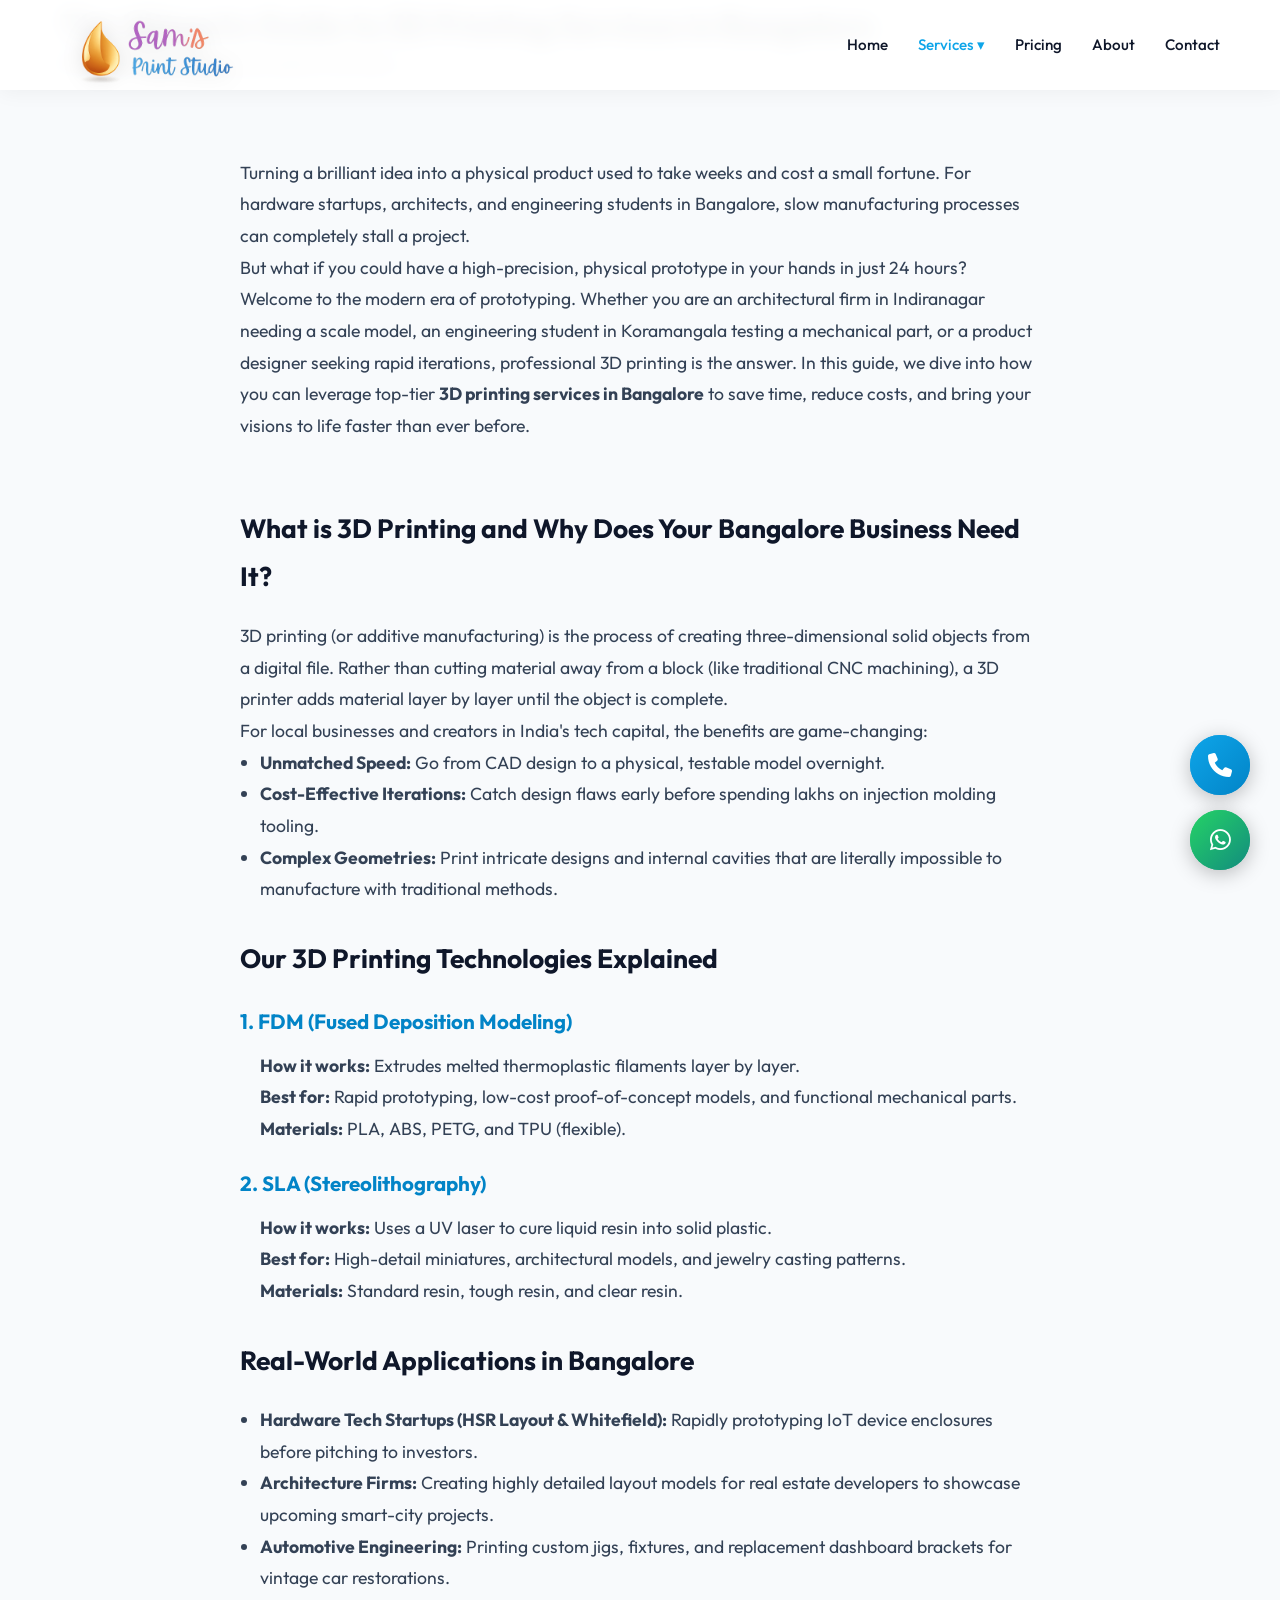
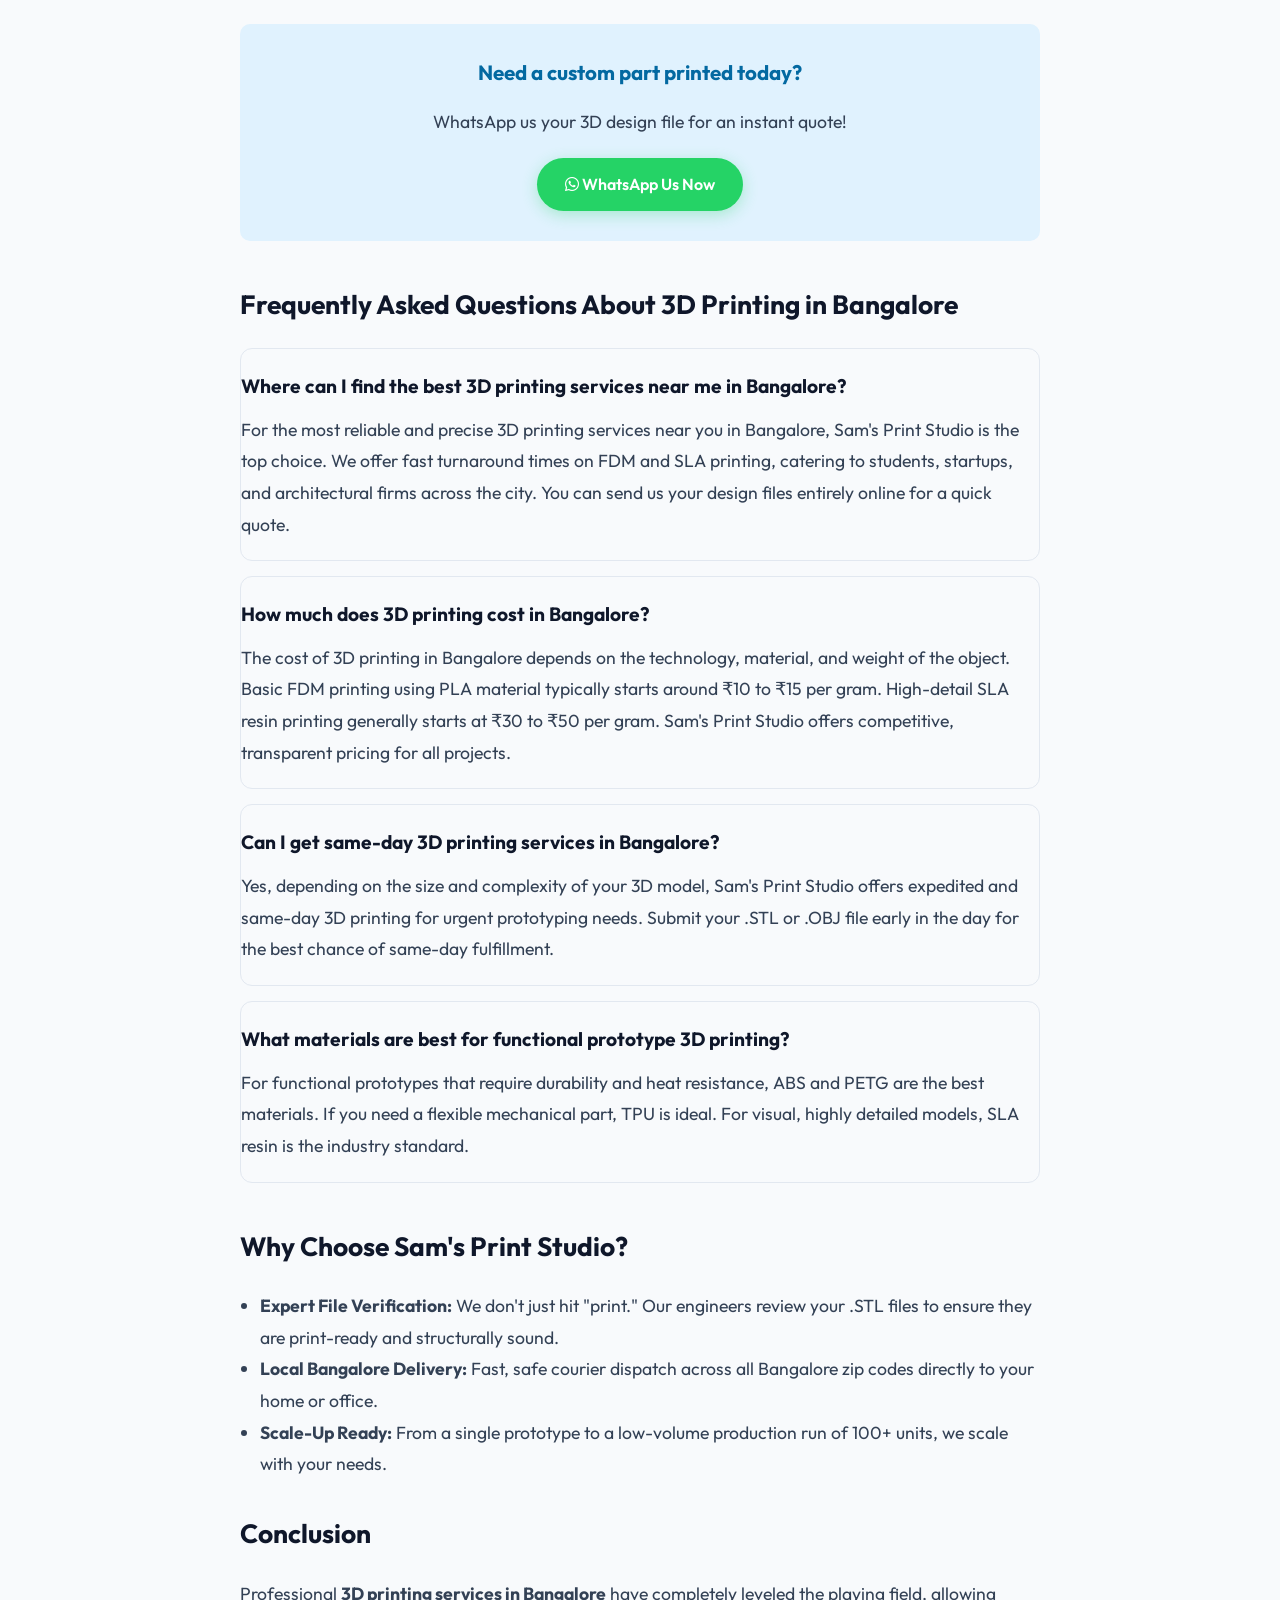
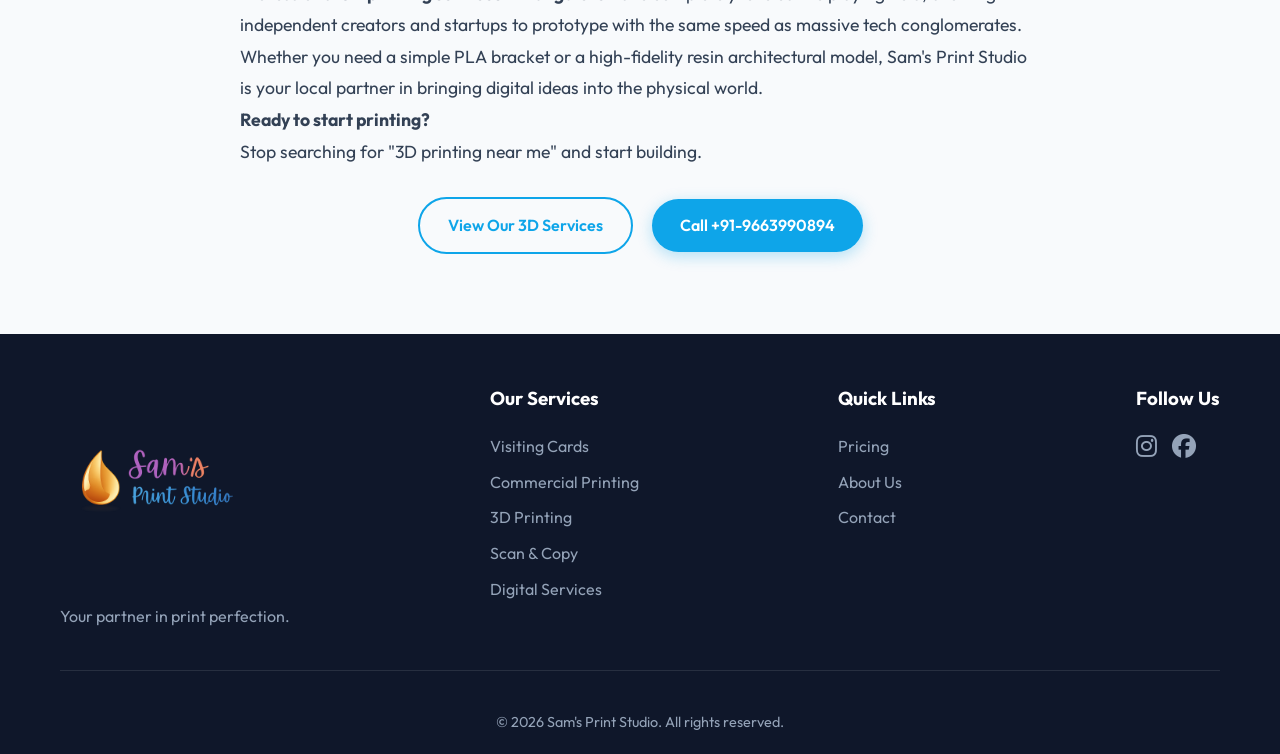
<file: blog-3d-printing-bangalore.html>
<!DOCTYPE html>
<html lang="en">

<head>
    <meta charset="UTF-8">
    <meta name="viewport" content="width=device-width, initial-scale=1.0">
    <meta name="description"
        content="Looking for high-quality, affordable 3D printing services in Bangalore? Sam's Print Studio offers fast, professional 3D prototyping and custom parts.">
    <meta name="keywords"
        content="3D printing Bangalore, 3D printing near me, Professional 3D prototyping, Custom 3D prints, Sam’s Print Studio">
    <meta name="author" content="Sam's Print Studio">
    <title>The Ultimate Guide to 3D Printing Services in Bangalore | Sam's Print Studio</title>

    <!-- Google Fonts -->
    <link rel="preconnect" href="https://fonts.googleapis.com">
    <link rel="preconnect" href="https://fonts.gstatic.com" crossorigin>
    <link href="https://fonts.googleapis.com/css2?family=Outfit:wght@300;400;500;600;700;800&display=swap"
        rel="stylesheet">

    <!-- Font Awesome -->
    <link rel="stylesheet" href="https://cdnjs.cloudflare.com/ajax/libs/font-awesome/6.4.0/css/all.min.css">

    <link rel="stylesheet" href="styles.css">

    <!-- Schema: Article & FAQ -->
    <script type="application/ld+json">
    {
        "@context": "https://schema.org",
        "@type": "Article",
        "headline": "The Ultimate Guide to 3D Printing Services in Bangalore",
        "description": "Looking for high-quality, affordable 3D printing services in Bangalore? Sam's Print Studio offers fast, professional 3D prototyping and custom parts.",
        "author": {
            "@type": "Organization",
            "name": "Sam's Print Studio"
        },
        "publisher": {
            "@type": "Organization",
            "name": "Sam's Print Studio",
            "logo": {
                "@type": "ImageObject",
                "url": "https://samsprintstudio.com/logo.png"
            }
        }
    }
    </script>
</head>

<body>

    <!-- Header -->
    <header>
        <div class="container">
            <nav>
                <a href="index.html" class="logo">
                    <img src="logo.png" alt="Sam’s Print Studio">
                </a>
                <div class="nav-links" id="navLinks">
                    <a href="index.html">Home</a>
                    <div class="nav-dropdown">
                        <a href="index.html#services" class="active">Services ▾</a>
                        <div class="dropdown-menu">
                            <a href="visiting-cards.html">Visiting Cards</a>
                            <a href="commercial-printing.html">Commercial Printing</a>
                            <a href="3d-printing.html">3D Printing</a>
                            <a href="scanning-services.html">Scan & Copy</a>
                            <a href="digital-services.html">Digital Services</a>
                        </div>
                    </div>
                    <a href="pricing.html">Pricing</a>
                    <a href="index.html#about">About</a>
                    <a href="index.html#contact">Contact</a>
                </div>
                <div class="mobile-toggle" id="mobileMenuBtn">
                    <i class="fa-solid fa-bars"></i>
                </div>
            </nav>
        </div>
    </header>

    <!-- Page Header -->
    <div class="page-header">
        <div class="container">
            <h1>The Ultimate Guide to 3D Printing Services in Bangalore</h1>
            <p>From CAD design to physical reality in 24 hours.</p>
        </div>
    </div>

    <!-- Blog Content Content -->
    <section class="section-padding">
        <div class="container">
            <div style="max-width: 800px; margin: 0 auto; line-height: 1.8; font-size: 1.1rem; color: #334155;">
                <p>Turning a brilliant idea into a physical product used to take weeks and cost a small fortune. For hardware startups, architects, and engineering students in Bangalore, slow manufacturing processes can completely stall a project.</p>
                <p>But what if you could have a high-precision, physical prototype in your hands in just 24 hours?</p>
                <p>Welcome to the modern era of prototyping. Whether you are an architectural firm in Indiranagar needing a scale model, an engineering student in Koramangala testing a mechanical part, or a product designer seeking rapid iterations, professional 3D printing is the answer. In this guide, we dive into how you can leverage top-tier <strong>3D printing services in Bangalore</strong> to save time, reduce costs, and bring your visions to life faster than ever before.</p>

                <br><br>
                <h2 style="color: #0f172a; margin-bottom: 20px;">What is 3D Printing and Why Does Your Bangalore Business Need It?</h2>
                <p>3D printing (or additive manufacturing) is the process of creating three-dimensional solid objects from a digital file. Rather than cutting material away from a block (like traditional CNC machining), a 3D printer adds material layer by layer until the object is complete.</p>
                
                <p>For local businesses and creators in India's tech capital, the benefits are game-changing:</p>
                <ul style="margin-left: 20px; list-style-type: disc; margin-bottom: 30px;">
                    <li><strong>Unmatched Speed:</strong> Go from CAD design to a physical, testable model overnight.</li>
                    <li><strong>Cost-Effective Iterations:</strong> Catch design flaws early before spending lakhs on injection molding tooling.</li>
                    <li><strong>Complex Geometries:</strong> Print intricate designs and internal cavities that are literally impossible to manufacture with traditional methods.</li>
                </ul>

                <h2 style="color: #0f172a; margin-bottom: 20px;">Our 3D Printing Technologies Explained</h2>
                
                <h3 style="color: #0284c7; margin-bottom: 10px;">1. FDM (Fused Deposition Modeling)</h3>
                <ul style="margin-left: 20px; list-style-type: none; margin-bottom: 20px;">
                    <li><strong>How it works:</strong> Extrudes melted thermoplastic filaments layer by layer.</li>
                    <li><strong>Best for:</strong> Rapid prototyping, low-cost proof-of-concept models, and functional mechanical parts.</li>
                    <li><strong>Materials:</strong> PLA, ABS, PETG, and TPU (flexible).</li>
                </ul>

                <h3 style="color: #0284c7; margin-bottom: 10px;">2. SLA (Stereolithography)</h3>
                <ul style="margin-left: 20px; list-style-type: none; margin-bottom: 30px;">
                    <li><strong>How it works:</strong> Uses a UV laser to cure liquid resin into solid plastic.</li>
                    <li><strong>Best for:</strong> High-detail miniatures, architectural models, and jewelry casting patterns.</li>
                    <li><strong>Materials:</strong> Standard resin, tough resin, and clear resin.</li>
                </ul>

                <h2 style="color: #0f172a; margin-bottom: 20px;">Real-World Applications in Bangalore</h2>
                <ul style="margin-left: 20px; list-style-type: disc; margin-bottom: 30px;">
                    <li><strong>Hardware Tech Startups (HSR Layout & Whitefield):</strong> Rapidly prototyping IoT device enclosures before pitching to investors.</li>
                    <li><strong>Architecture Firms:</strong> Creating highly detailed layout models for real estate developers to showcase upcoming smart-city projects.</li>
                    <li><strong>Automotive Engineering:</strong> Printing custom jigs, fixtures, and replacement dashboard brackets for vintage car restorations.</li>
                </ul>

                <div style="background: #e0f2fe; padding: 30px; border-radius: 10px; margin-bottom: 40px; text-align: center;">
                    <h3 style="color: #0369a1; margin-bottom: 15px;">Need a custom part printed today?</h3>
                    <p style="margin-bottom: 20px;">WhatsApp us your 3D design file for an instant quote!</p>
                    <a href="https://wa.me/919663990894" class="btn btn-whatsapp" target="_blank" style="display: inline-block;">
                        <i class="fa-brands fa-whatsapp"></i> WhatsApp Us Now
                    </a>
                </div>

                <h2 style="color: #0f172a; margin-bottom: 20px;">Frequently Asked Questions About 3D Printing in Bangalore</h2>
                
                <div class="faq-item" style="border-bottom: 1px solid #e2e8f0; padding: 20px 0;">
                    <h4 style="color: #0f172a; margin-bottom: 10px; font-size: 1.2rem;">Where can I find the best 3D printing services near me in Bangalore?</h4>
                    <p>For the most reliable and precise 3D printing services near you in Bangalore, Sam's Print Studio is the top choice. We offer fast turnaround times on FDM and SLA printing, catering to students, startups, and architectural firms across the city. You can send us your design files entirely online for a quick quote.</p>
                </div>

                <div class="faq-item" style="border-bottom: 1px solid #e2e8f0; padding: 20px 0;">
                    <h4 style="color: #0f172a; margin-bottom: 10px; font-size: 1.2rem;">How much does 3D printing cost in Bangalore?</h4>
                    <p>The cost of 3D printing in Bangalore depends on the technology, material, and weight of the object. Basic FDM printing using PLA material typically starts around ₹10 to ₹15 per gram. High-detail SLA resin printing generally starts at ₹30 to ₹50 per gram. Sam's Print Studio offers competitive, transparent pricing for all projects.</p>
                </div>

                <div class="faq-item" style="border-bottom: 1px solid #e2e8f0; padding: 20px 0;">
                    <h4 style="color: #0f172a; margin-bottom: 10px; font-size: 1.2rem;">Can I get same-day 3D printing services in Bangalore?</h4>
                    <p>Yes, depending on the size and complexity of your 3D model, Sam's Print Studio offers expedited and same-day 3D printing for urgent prototyping needs. Submit your .STL or .OBJ file early in the day for the best chance of same-day fulfillment.</p>
                </div>

                <div class="faq-item" style="border-bottom: 1px solid #e2e8f0; padding: 20px 0; margin-bottom: 40px;">
                    <h4 style="color: #0f172a; margin-bottom: 10px; font-size: 1.2rem;">What materials are best for functional prototype 3D printing?</h4>
                    <p>For functional prototypes that require durability and heat resistance, ABS and PETG are the best materials. If you need a flexible mechanical part, TPU is ideal. For visual, highly detailed models, SLA resin is the industry standard.</p>
                </div>

                <h2 style="color: #0f172a; margin-bottom: 20px;">Why Choose Sam's Print Studio?</h2>
                <ul style="margin-left: 20px; list-style-type: disc; margin-bottom: 30px;">
                    <li><strong>Expert File Verification:</strong> We don't just hit "print." Our engineers review your .STL files to ensure they are print-ready and structurally sound.</li>
                    <li><strong>Local Bangalore Delivery:</strong> Fast, safe courier dispatch across all Bangalore zip codes directly to your home or office.</li>
                    <li><strong>Scale-Up Ready:</strong> From a single prototype to a low-volume production run of 100+ units, we scale with your needs.</li>
                </ul>

                <h2 style="color: #0f172a; margin-bottom: 20px;">Conclusion</h2>
                <p>Professional <strong>3D printing services in Bangalore</strong> have completely leveled the playing field, allowing independent creators and startups to prototype with the same speed as massive tech conglomerates. Whether you need a simple PLA bracket or a high-fidelity resin architectural model, Sam's Print Studio is your local partner in bringing digital ideas into the physical world.</p>
                
                <p><strong>Ready to start printing?</strong><br>
                Stop searching for "3D printing near me" and start building.</p>

                <div style="margin-top: 30px; text-align: center;">
                    <a href="3d-printing.html" class="btn btn-outline" style="margin-right: 15px;">View Our 3D Services</a>
                    <a href="tel:+919663990894" class="btn btn-primary">Call +91-9663990894</a>
                </div>
            </div>
        </div>
    </section>

    <!-- Footer -->
    <footer>
        <div class="container">
            <div class="footer-content">
                <div class="footer-brand">
                    <img src="logo.png" alt="Sam’s Print Studio" class="footer-logo">
                    <p style="margin-top: 20px;">Your partner in print perfection.</p>
                </div>
                <div class="footer-links">
                    <h3>Our Services</h3>
                    <ul>
                        <li><a href="visiting-cards.html">Visiting Cards</a></li>
                        <li><a href="commercial-printing.html">Commercial Printing</a></li>
                        <li><a href="3d-printing.html">3D Printing</a></li>
                        <li><a href="scanning-services.html">Scan & Copy</a></li>
                        <li><a href="digital-services.html">Digital Services</a></li>
                    </ul>
                </div>
                <div class="footer-links">
                    <h3>Quick Links</h3>
                    <ul>
                        <li><a href="pricing.html">Pricing</a></li>
                        <li><a href="index.html#about">About Us</a></li>
                        <li><a href="index.html#contact">Contact</a></li>
                    </ul>
                </div>
                <div class="footer-links">
                    <h3>Follow Us</h3>
                    <ul style="display: flex; gap: 15px;">
                        <li><a href="https://www.instagram.com/samsprintstudio2026/" target="_blank"><i
                                    class="fa-brands fa-instagram" style="font-size: 1.5rem;"></i></a></li>
                        <li><a href="https://www.facebook.com/profile.php?id=61586824322699" target="_blank"><i
                                    class="fa-brands fa-facebook" style="font-size: 1.5rem;"></i></a></li>
                    </ul>
                </div>
            </div>
            <div class="copyright">
                <p>&copy; 2026 Sam's Print Studio. All rights reserved.</p>
            </div>
        </div>
    </footer>

    <!-- Floating Contact Widget -->
    <div class="floating-widget">
        <a href="tel:+919663990894" class="floating-btn call">
            <span class="tooltip">Call Us</span>
            <i class="fa-solid fa-phone"></i>
        </a>
        <a href="https://wa.me/919663990894" target="_blank" class="floating-btn whatsapp">
            <span class="tooltip">WhatsApp</span>
            <i class="fa-brands fa-whatsapp"></i>
        </a>
    </div>

    <!-- Script for mobile menu -->
    <script>
        document.addEventListener('DOMContentLoaded', () => {
            const mobileBtn = document.getElementById('mobileMenuBtn');
            const navLinks = document.getElementById('navLinks');

            if(mobileBtn && navLinks) {
                mobileBtn.addEventListener('click', () => {
                    navLinks.classList.toggle('active');
                    const icon = mobileBtn.querySelector('i');
                    if (navLinks.classList.contains('active')) {
                        icon.classList.remove('fa-bars');
                        icon.classList.add('fa-xmark');
                    } else {
                        icon.classList.remove('fa-xmark');
                        icon.classList.add('fa-bars');
                    }
                });
            }
        });
    </script>
</body>
</html>
</file>
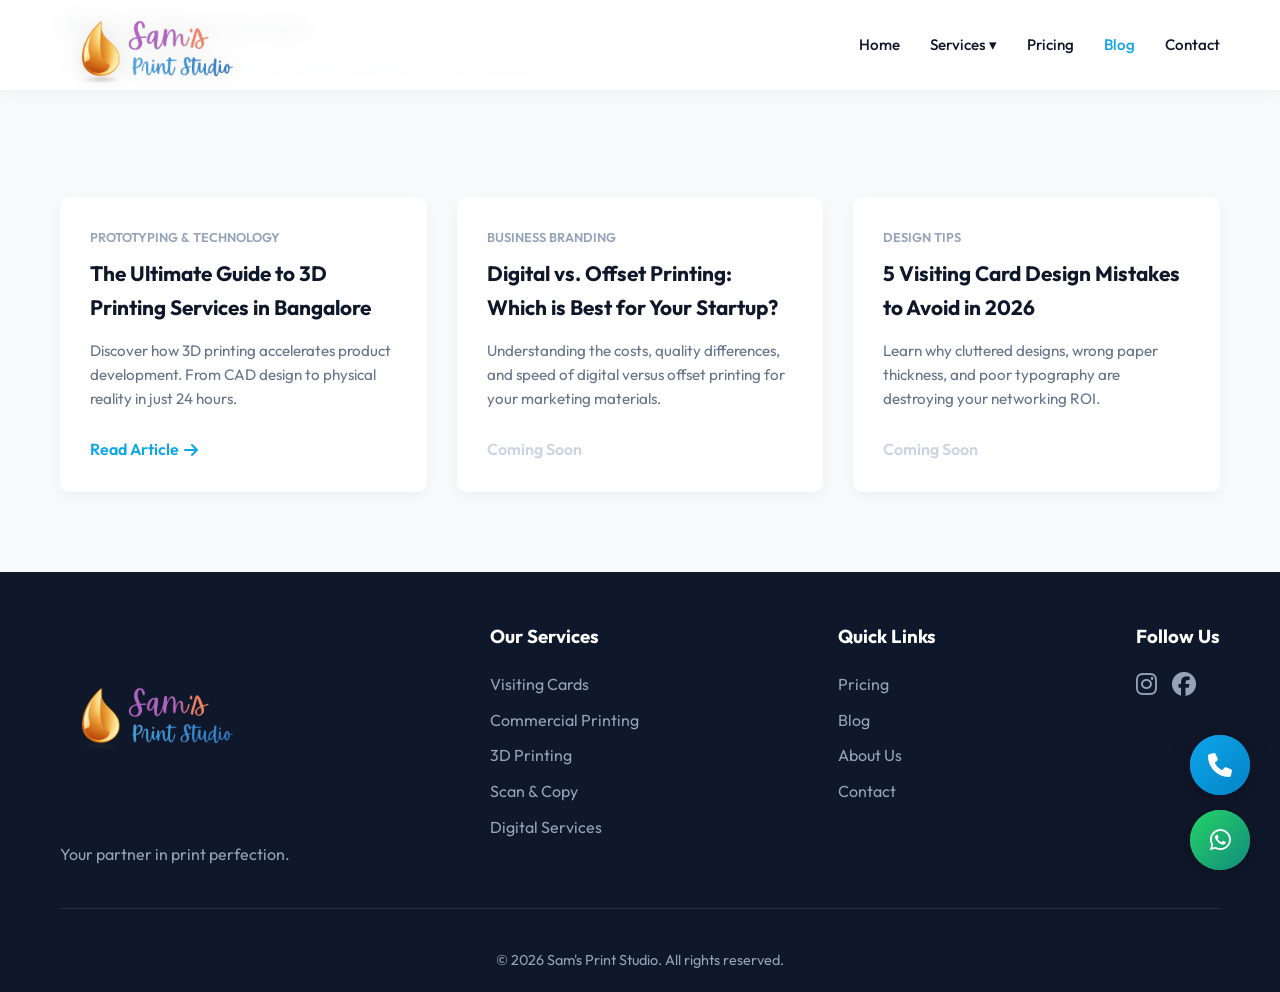
<file: blog.html>
<!DOCTYPE html>
<html lang="en">

<head>
    <meta charset="UTF-8">
    <meta name="viewport" content="width=device-width, initial-scale=1.0">
    <meta name="description"
        content="Read insights, guides, and tips on 3D prototyping, visiting cards, offset printing, and graphic design from Sam’s Print Studio in Bangalore.">
    <title>Blog & Resources | Sam's Print Studio Bangalore</title>

    <!-- Google Fonts -->
    <link rel="preconnect" href="https://fonts.googleapis.com">
    <link rel="preconnect" href="https://fonts.gstatic.com" crossorigin>
    <link href="https://fonts.googleapis.com/css2?family=Outfit:wght@300;400;500;600;700;800&display=swap"
        rel="stylesheet">

    <!-- Font Awesome -->
    <link rel="stylesheet" href="https://cdnjs.cloudflare.com/ajax/libs/font-awesome/6.4.0/css/all.min.css">

    <link rel="stylesheet" href="styles.css">
    
    <style>
        .blog-grid {
            display: grid;
            grid-template-columns: repeat(auto-fit, minmax(300px, 1fr));
            gap: 30px;
            margin-top: 40px;
        }
        
        .blog-card {
            background: white;
            border-radius: 10px;
            box-shadow: 0 4px 15px rgba(0, 0, 0, 0.05);
            padding: 30px;
            transition: transform 0.3s ease, box-shadow 0.3s ease;
            position: relative;
        }
        
        .blog-card:hover {
            transform: translateY(-5px);
            box-shadow: 0 10px 25px rgba(0, 0, 0, 0.1);
        }
        
        .blog-card h3 {
            color: var(--primary);
            margin-bottom: 15px;
            font-size: 1.3rem;
        }
        
        .blog-card p {
            color: var(--text-light);
            margin-bottom: 25px;
            font-size: 0.95rem;
        }
        
        .read-more {
            color: var(--accent);
            text-decoration: none;
            font-weight: 600;
            display: inline-flex;
            align-items: center;
            gap: 5px;
            transition: color 0.3s ease;
        }
        
        .read-more:hover {
            color: #0284c7;
        }
    </style>
</head>

<body>

    <!-- Header -->
    <header>
        <div class="container">
            <nav>
                <a href="index.html" class="logo">
                    <img src="logo.png" alt="Sam’s Print Studio">
                </a>
                <div class="nav-links" id="navLinks">
                    <a href="index.html">Home</a>
                    <div class="nav-dropdown">
                        <a href="index.html#services">Services ▾</a>
                        <div class="dropdown-menu">
                            <a href="visiting-cards.html">Visiting Cards</a>
                            <a href="commercial-printing.html">Commercial Printing</a>
                            <a href="3d-printing.html">3D Printing</a>
                            <a href="scanning-services.html">Scan & Copy</a>
                            <a href="digital-services.html">Digital Services</a>
                        </div>
                    </div>
                    <a href="pricing.html">Pricing</a>
                    <a href="blog.html" class="active">Blog</a>
                    <a href="index.html#contact">Contact</a>
                </div>
                <div class="mobile-toggle" id="mobileMenuBtn">
                    <i class="fa-solid fa-bars"></i>
                </div>
            </nav>
        </div>
    </header>

    <!-- Page Header -->
    <div class="page-header">
        <div class="container">
            <h1>Blog & Resources</h1>
            <p>Expert insights into printing, prototyping, and growing your business.</p>
        </div>
    </div>

    <!-- Blog Grid -->
    <section class="section-padding" style="background: var(--bg-light);">
        <div class="container">
            <div class="blog-grid">
                <!-- Blog 1 -->
                <div class="blog-card reveal active">
                    <div style="font-size: 0.8rem; color: #94a3b8; font-weight: 600; text-transform: uppercase; margin-bottom: 10px;">Prototyping & Technology</div>
                    <h3>The Ultimate Guide to 3D Printing Services in Bangalore</h3>
                    <p>Discover how 3D printing accelerates product development. From CAD design to physical reality in just 24 hours.</p>
                    <a href="blog-3d-printing-bangalore.html" class="read-more">Read Article <i class="fa-solid fa-arrow-right"></i></a>
                </div>

                <!-- Placeholder 2 -->
                <div class="blog-card reveal active">
                    <div style="font-size: 0.8rem; color: #94a3b8; font-weight: 600; text-transform: uppercase; margin-bottom: 10px;">Business Branding</div>
                    <h3>Digital vs. Offset Printing: Which is Best for Your Startup?</h3>
                    <p>Understanding the costs, quality differences, and speed of digital versus offset printing for your marketing materials.</p>
                    <a href="#" class="read-more" style="color: #cbd5e1; cursor: not-allowed;">Coming Soon</a>
                </div>

                <!-- Placeholder 3 -->
                <div class="blog-card reveal active">
                    <div style="font-size: 0.8rem; color: #94a3b8; font-weight: 600; text-transform: uppercase; margin-bottom: 10px;">Design Tips</div>
                    <h3>5 Visiting Card Design Mistakes to Avoid in 2026</h3>
                    <p>Learn why cluttered designs, wrong paper thickness, and poor typography are destroying your networking ROI.</p>
                    <a href="#" class="read-more" style="color: #cbd5e1; cursor: not-allowed;">Coming Soon</a>
                </div>
            </div>
        </div>
    </section>

    <!-- Footer -->
    <footer>
        <div class="container">
            <div class="footer-content">
                <div class="footer-brand">
                    <img src="logo.png" alt="Sam’s Print Studio" class="footer-logo">
                    <p style="margin-top: 20px;">Your partner in print perfection.</p>
                </div>
                <div class="footer-links">
                    <h3>Our Services</h3>
                    <ul>
                        <li><a href="visiting-cards.html">Visiting Cards</a></li>
                        <li><a href="commercial-printing.html">Commercial Printing</a></li>
                        <li><a href="3d-printing.html">3D Printing</a></li>
                        <li><a href="scanning-services.html">Scan & Copy</a></li>
                        <li><a href="digital-services.html">Digital Services</a></li>
                    </ul>
                </div>
                <div class="footer-links">
                    <h3>Quick Links</h3>
                    <ul>
                        <li><a href="pricing.html">Pricing</a></li>
                        <li><a href="blog.html">Blog</a></li>
                        <li><a href="index.html#about">About Us</a></li>
                        <li><a href="index.html#contact">Contact</a></li>
                    </ul>
                </div>
                <div class="footer-links">
                    <h3>Follow Us</h3>
                    <ul style="display: flex; gap: 15px;">
                        <li><a href="https://www.instagram.com/samsprintstudio2026/" target="_blank"><i
                                    class="fa-brands fa-instagram" style="font-size: 1.5rem;"></i></a></li>
                        <li><a href="https://www.facebook.com/profile.php?id=61586824322699" target="_blank"><i
                                    class="fa-brands fa-facebook" style="font-size: 1.5rem;"></i></a></li>
                    </ul>
                </div>
            </div>
            <div class="copyright">
                <p>&copy; 2026 Sam's Print Studio. All rights reserved.</p>
            </div>
        </div>
    </footer>

    <!-- Floating Contact Widget -->
    <div class="floating-widget">
        <a href="tel:+919663990894" class="floating-btn call">
            <span class="tooltip">Call Us</span>
            <i class="fa-solid fa-phone"></i>
        </a>
        <a href="https://wa.me/919663990894" target="_blank" class="floating-btn whatsapp">
            <span class="tooltip">WhatsApp</span>
            <i class="fa-brands fa-whatsapp"></i>
        </a>
    </div>

    <script>
        document.addEventListener('DOMContentLoaded', () => {
            const mobileBtn = document.getElementById('mobileMenuBtn');
            const navLinks = document.getElementById('navLinks');

            mobileBtn.addEventListener('click', () => {
                navLinks.classList.toggle('active');
                const icon = mobileBtn.querySelector('i');
                if (navLinks.classList.contains('active')) {
                    icon.classList.remove('fa-bars');
                    icon.classList.add('fa-xmark');
                } else {
                    icon.classList.remove('fa-xmark');
                    icon.classList.add('fa-bars');
                }
            });
        });
    </script>
</body>
</html>
</file>
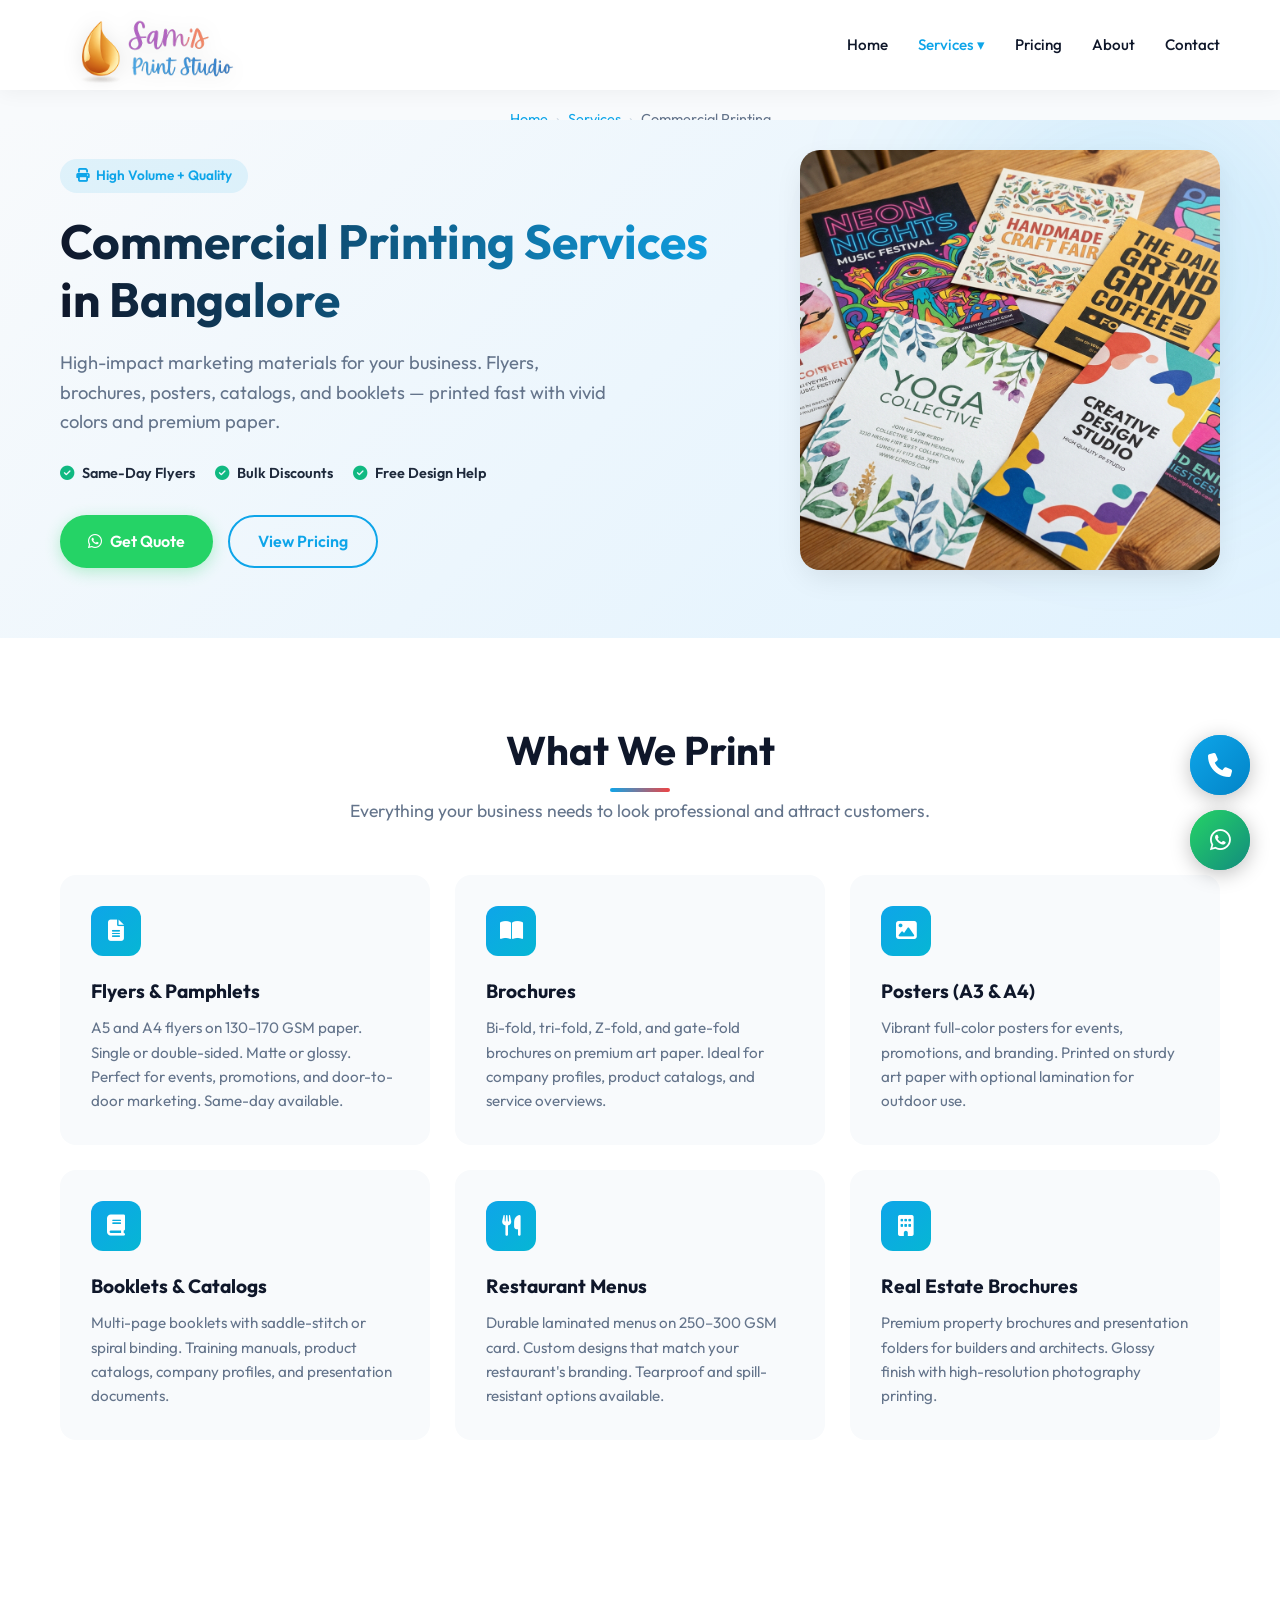
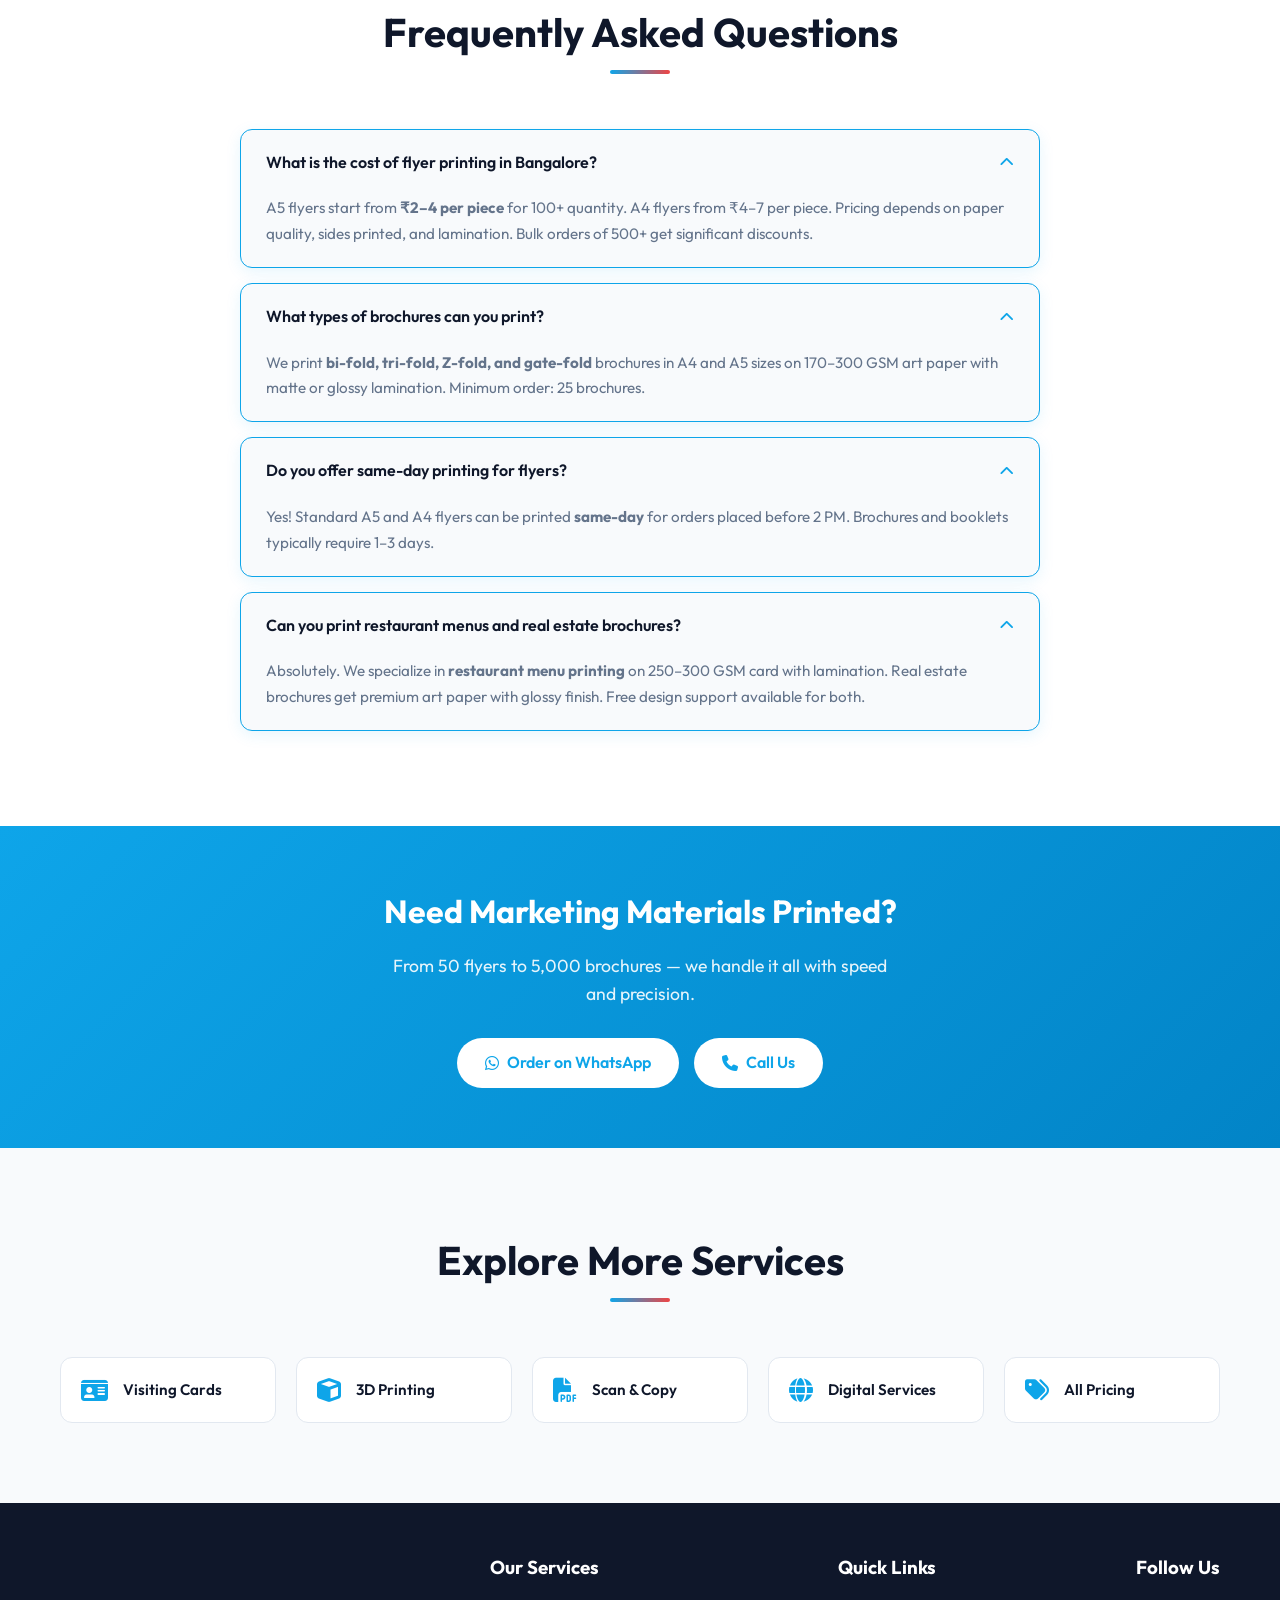
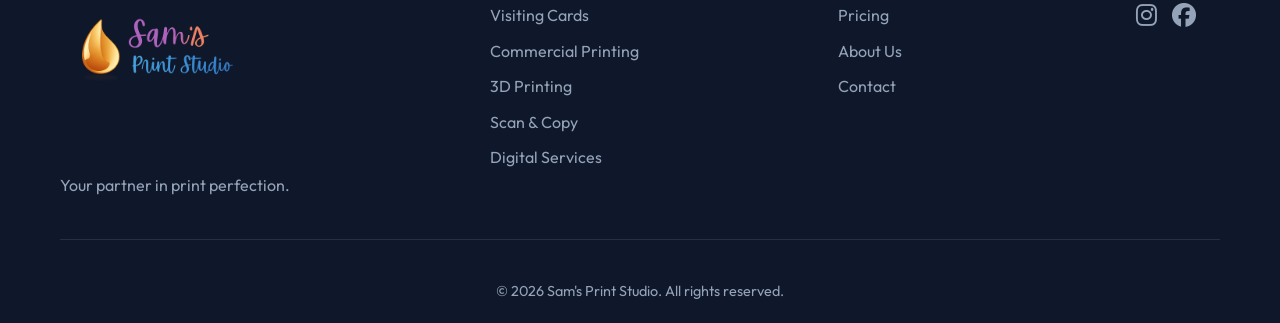
<file: commercial-printing.html>
<!DOCTYPE html>
<html lang="en">
<head>
    <meta charset="UTF-8">
    <meta name="viewport" content="width=device-width, initial-scale=1.0">
    <meta name="description" content="Commercial printing services in Bangalore. Flyers, brochures, posters, catalogs, booklets. Bulk printing with same-day delivery. Free design support.">
    <meta name="keywords" content="commercial printing Bangalore, flyer printing near me, brochure printing Bangalore, bulk printing services, poster printing, catalog printing Bangalore">
    <title>Commercial Printing in Bangalore | Flyers, Brochures, Posters | Sam's Print Studio</title>
    <link rel="canonical" href="https://samsprintstudio.com/commercial-printing.html">
    <link rel="preconnect" href="https://fonts.googleapis.com">
    <link rel="preconnect" href="https://fonts.gstatic.com" crossorigin>
    <link href="https://fonts.googleapis.com/css2?family=Outfit:wght@300;400;500;600;700;800&display=swap" rel="stylesheet">
    <link rel="stylesheet" href="https://cdnjs.cloudflare.com/ajax/libs/font-awesome/6.4.0/css/all.min.css">
    <link rel="stylesheet" href="styles.css">

    <script type="application/ld+json">
    { "@context": "https://schema.org", "@type": "Service", "name": "Commercial Printing Services", "provider": { "@type": "LocalBusiness", "name": "Sam's Print Studio", "telephone": "+91-9663990894", "address": { "@type": "PostalAddress", "addressLocality": "Bangalore", "addressRegion": "Karnataka", "addressCountry": "IN" } }, "description": "Bulk commercial printing including flyers, brochures, posters, catalogs, and booklets in Bangalore.", "areaServed": "Bangalore" }
    </script>
    <script type="application/ld+json">
    { "@context": "https://schema.org", "@type": "FAQPage", "mainEntity": [
        { "@type": "Question", "name": "What is the cost of flyer printing in Bangalore?", "acceptedAnswer": { "@type": "Answer", "text": "A5 flyers start from ₹2–4 per piece for 100+ quantity. A4 flyers start from ₹4–7 per piece. Pricing depends on paper quality (130 GSM vs 170 GSM), sides printed (single vs double), and lamination options. Bulk orders of 500+ get significant discounts." } },
        { "@type": "Question", "name": "What types of brochures can you print?", "acceptedAnswer": { "@type": "Answer", "text": "We print bi-fold, tri-fold, Z-fold, and gate-fold brochures. Available in A4 and A5 sizes with 170–300 GSM art paper. Matte and glossy lamination options available. Minimum order: 25 brochures." } },
        { "@type": "Question", "name": "Do you offer same-day printing for flyers?", "acceptedAnswer": { "@type": "Answer", "text": "Yes! Standard A5 and A4 flyers can be printed same-day for orders placed before 2 PM. Brochures and booklets typically require 1–3 days due to folding and binding." } },
        { "@type": "Question", "name": "Can you print restaurant menus and real estate brochures?", "acceptedAnswer": { "@type": "Answer", "text": "Absolutely. We specialize in restaurant menu printing on 250–300 GSM card with lamination for durability. Real estate brochures are printed on premium art paper with glossy finish for a luxury look. Free design support available for both." } }
    ] }
    </script>
</head>
<body>
    <header>
        <div class="container">
            <nav>
                <a href="index.html" class="logo"><img src="logo.png" alt="Sam's Print Studio"></a>
                <div class="nav-links" id="navLinks">
                    <a href="index.html">Home</a>
                    <div class="nav-dropdown">
                        <a href="index.html#services" class="active">Services ▾</a>
                        <div class="dropdown-menu">
                            <a href="visiting-cards.html">Visiting Cards</a>
                            <a href="commercial-printing.html">Commercial Printing</a>
                            <a href="3d-printing.html">3D Printing</a>
                            <a href="scanning-services.html">Scan & Copy</a>
                            <a href="digital-services.html">Digital Services</a>
                        </div>
                    </div>
                    <a href="pricing.html">Pricing</a>
                    <a href="index.html#about">About</a>
                    <a href="index.html#contact">Contact</a>
                </div>
                <div class="mobile-toggle" id="mobileMenuBtn"><i class="fa-solid fa-bars"></i></div>
            </nav>
        </div>
    </header>

    <nav class="breadcrumb" aria-label="Breadcrumb">
        <div class="container">
            <ol class="breadcrumb-list" itemscope itemtype="https://schema.org/BreadcrumbList">
                <li itemprop="itemListElement" itemscope itemtype="https://schema.org/ListItem"><a itemprop="item" href="index.html"><span itemprop="name">Home</span></a><meta itemprop="position" content="1"></li>
                <li itemprop="itemListElement" itemscope itemtype="https://schema.org/ListItem"><a itemprop="item" href="index.html#services"><span itemprop="name">Services</span></a><meta itemprop="position" content="2"></li>
                <li itemprop="itemListElement" itemscope itemtype="https://schema.org/ListItem"><span itemprop="name">Commercial Printing</span><meta itemprop="position" content="3"></li>
            </ol>
        </div>
    </nav>

    <section class="page-hero">
        <div class="container">
            <div class="page-hero-content">
                <div class="page-hero-text">
                    <span class="badge"><i class="fa-solid fa-print"></i> High Volume + Quality</span>
                    <h1>Commercial Printing Services in Bangalore</h1>
                    <p>High-impact marketing materials for your business. Flyers, brochures, posters, catalogs, and booklets — printed fast with vivid colors and premium paper.</p>
                    <div class="hero-features">
                        <div class="hero-feature"><i class="fa-solid fa-check-circle"></i> Same-Day Flyers</div>
                        <div class="hero-feature"><i class="fa-solid fa-check-circle"></i> Bulk Discounts</div>
                        <div class="hero-feature"><i class="fa-solid fa-check-circle"></i> Free Design Help</div>
                    </div>
                    <div class="hero-buttons">
                        <a href="https://wa.me/919663990894?text=Hi!%20I%20need%20commercial%20printing%20done." class="btn btn-whatsapp" target="_blank"><i class="fa-brands fa-whatsapp"></i> Get Quote</a>
                        <a href="pricing.html" class="btn btn-outline">View Pricing</a>
                    </div>
                </div>
                <div class="page-hero-image">
                    <img src="images/flyers.png" alt="Commercial printing services - flyers brochures posters Bangalore">
                </div>
            </div>
        </div>
    </section>

    <section class="section-padding service-detail">
        <div class="container">
            <div class="section-title reveal"><h2>What We Print</h2><p>Everything your business needs to look professional and attract customers.</p></div>
            <div class="service-detail-grid">
                <div class="detail-card reveal"><div class="card-icon"><i class="fa-solid fa-file-lines"></i></div><h3>Flyers & Pamphlets</h3><p>A5 and A4 flyers on 130–170 GSM paper. Single or double-sided. Matte or glossy. Perfect for events, promotions, and door-to-door marketing. Same-day available.</p></div>
                <div class="detail-card reveal"><div class="card-icon"><i class="fa-solid fa-book-open"></i></div><h3>Brochures</h3><p>Bi-fold, tri-fold, Z-fold, and gate-fold brochures on premium art paper. Ideal for company profiles, product catalogs, and service overviews.</p></div>
                <div class="detail-card reveal"><div class="card-icon"><i class="fa-solid fa-image"></i></div><h3>Posters (A3 & A4)</h3><p>Vibrant full-color posters for events, promotions, and branding. Printed on sturdy art paper with optional lamination for outdoor use.</p></div>
                <div class="detail-card reveal"><div class="card-icon"><i class="fa-solid fa-book"></i></div><h3>Booklets & Catalogs</h3><p>Multi-page booklets with saddle-stitch or spiral binding. Training manuals, product catalogs, company profiles, and presentation documents.</p></div>
                <div class="detail-card reveal"><div class="card-icon"><i class="fa-solid fa-utensils"></i></div><h3>Restaurant Menus</h3><p>Durable laminated menus on 250–300 GSM card. Custom designs that match your restaurant's branding. Tearproof and spill-resistant options available.</p></div>
                <div class="detail-card reveal"><div class="card-icon"><i class="fa-solid fa-building"></i></div><h3>Real Estate Brochures</h3><p>Premium property brochures and presentation folders for builders and architects. Glossy finish with high-resolution photography printing.</p></div>
            </div>
        </div>
    </section>

    <section class="section-padding faq-section" id="faq">
        <div class="container">
            <div class="section-title reveal"><h2>Frequently Asked Questions</h2></div>
            <div class="faq-list">
                <div class="faq-item reveal"><div class="faq-question" onclick="toggleFaq(this)"><span>What is the cost of flyer printing in Bangalore?</span><i class="fa-solid fa-chevron-down"></i></div><div class="faq-answer"><div class="faq-answer-content">A5 flyers start from <strong>₹2–4 per piece</strong> for 100+ quantity. A4 flyers from ₹4–7 per piece. Pricing depends on paper quality, sides printed, and lamination. Bulk orders of 500+ get significant discounts.</div></div></div>
                <div class="faq-item reveal"><div class="faq-question" onclick="toggleFaq(this)"><span>What types of brochures can you print?</span><i class="fa-solid fa-chevron-down"></i></div><div class="faq-answer"><div class="faq-answer-content">We print <strong>bi-fold, tri-fold, Z-fold, and gate-fold</strong> brochures in A4 and A5 sizes on 170–300 GSM art paper with matte or glossy lamination. Minimum order: 25 brochures.</div></div></div>
                <div class="faq-item reveal"><div class="faq-question" onclick="toggleFaq(this)"><span>Do you offer same-day printing for flyers?</span><i class="fa-solid fa-chevron-down"></i></div><div class="faq-answer"><div class="faq-answer-content">Yes! Standard A5 and A4 flyers can be printed <strong>same-day</strong> for orders placed before 2 PM. Brochures and booklets typically require 1–3 days.</div></div></div>
                <div class="faq-item reveal"><div class="faq-question" onclick="toggleFaq(this)"><span>Can you print restaurant menus and real estate brochures?</span><i class="fa-solid fa-chevron-down"></i></div><div class="faq-answer"><div class="faq-answer-content">Absolutely. We specialize in <strong>restaurant menu printing</strong> on 250–300 GSM card with lamination. Real estate brochures get premium art paper with glossy finish. Free design support available for both.</div></div></div>
            </div>
        </div>
    </section>

    <section class="cta-banner">
        <div class="container">
            <h2>Need Marketing Materials Printed?</h2>
            <p>From 50 flyers to 5,000 brochures — we handle it all with speed and precision.</p>
            <div class="cta-buttons">
                <a href="https://wa.me/919663990894?text=Hi!%20I%20need%20flyers/brochures%20printed." class="btn-white" target="_blank"><i class="fa-brands fa-whatsapp"></i> Order on WhatsApp</a>
                <a href="tel:+919663990894" class="btn-white"><i class="fa-solid fa-phone"></i> Call Us</a>
            </div>
        </div>
    </section>

    <section class="section-padding other-services">
        <div class="container">
            <div class="section-title reveal"><h2>Explore More Services</h2></div>
            <div class="other-services-grid">
                <a href="visiting-cards.html" class="other-service-link reveal"><i class="fa-solid fa-id-card"></i><span>Visiting Cards</span></a>
                <a href="3d-printing.html" class="other-service-link reveal"><i class="fa-solid fa-cube"></i><span>3D Printing</span></a>
                <a href="scanning-services.html" class="other-service-link reveal"><i class="fa-solid fa-file-pdf"></i><span>Scan & Copy</span></a>
                <a href="digital-services.html" class="other-service-link reveal"><i class="fa-solid fa-globe"></i><span>Digital Services</span></a>
                <a href="pricing.html" class="other-service-link reveal"><i class="fa-solid fa-tags"></i><span>All Pricing</span></a>
            </div>
        </div>
    </section>

    <footer><div class="container"><div class="footer-content"><div class="footer-brand"><img src="logo.png" alt="Sam's Print Studio" class="footer-logo"><p style="margin-top:20px;">Your partner in print perfection.</p></div><div class="footer-links"><h3>Our Services</h3><ul><li><a href="visiting-cards.html">Visiting Cards</a></li><li><a href="commercial-printing.html">Commercial Printing</a></li><li><a href="3d-printing.html">3D Printing</a></li><li><a href="scanning-services.html">Scan & Copy</a></li><li><a href="digital-services.html">Digital Services</a></li></ul></div><div class="footer-links"><h3>Quick Links</h3><ul><li><a href="pricing.html">Pricing</a></li><li><a href="index.html#about">About Us</a></li><li><a href="index.html#contact">Contact</a></li></ul></div><div class="footer-links"><h3>Follow Us</h3><ul style="display:flex;gap:15px;"><li><a href="https://www.instagram.com/samsprintstudio2026/" target="_blank"><i class="fa-brands fa-instagram" style="font-size:1.5rem;"></i></a></li><li><a href="https://www.facebook.com/profile.php?id=61586824322699" target="_blank"><i class="fa-brands fa-facebook" style="font-size:1.5rem;"></i></a></li></ul></div></div><div class="copyright"><p>&copy; 2026 Sam's Print Studio. All rights reserved.</p></div></div></footer>

    <div class="floating-widget"><a href="tel:+919663990894" class="floating-btn call"><span class="tooltip">Call Us</span><i class="fa-solid fa-phone"></i></a><a href="https://wa.me/919663990894" target="_blank" class="floating-btn whatsapp"><span class="tooltip">WhatsApp</span><i class="fa-brands fa-whatsapp"></i></a></div>

    <script>
        const mobileBtn = document.getElementById('mobileMenuBtn'); const navLinks = document.getElementById('navLinks');
        mobileBtn.addEventListener('click', () => { navLinks.classList.toggle('active'); const i = mobileBtn.querySelector('i'); i.classList.toggle('fa-bars'); i.classList.toggle('fa-xmark'); });
        function toggleFaq(el) { const item = el.parentElement; const active = item.classList.contains('active'); document.querySelectorAll('.faq-item').forEach(i => i.classList.remove('active')); if (!active) item.classList.add('active'); }
        function reveal() { document.querySelectorAll('.reveal').forEach(el => { if (el.getBoundingClientRect().top < window.innerHeight - 150) el.classList.add('active'); }); }
        window.addEventListener('scroll', reveal); reveal();
    </script>
</body>
</html>
</file>
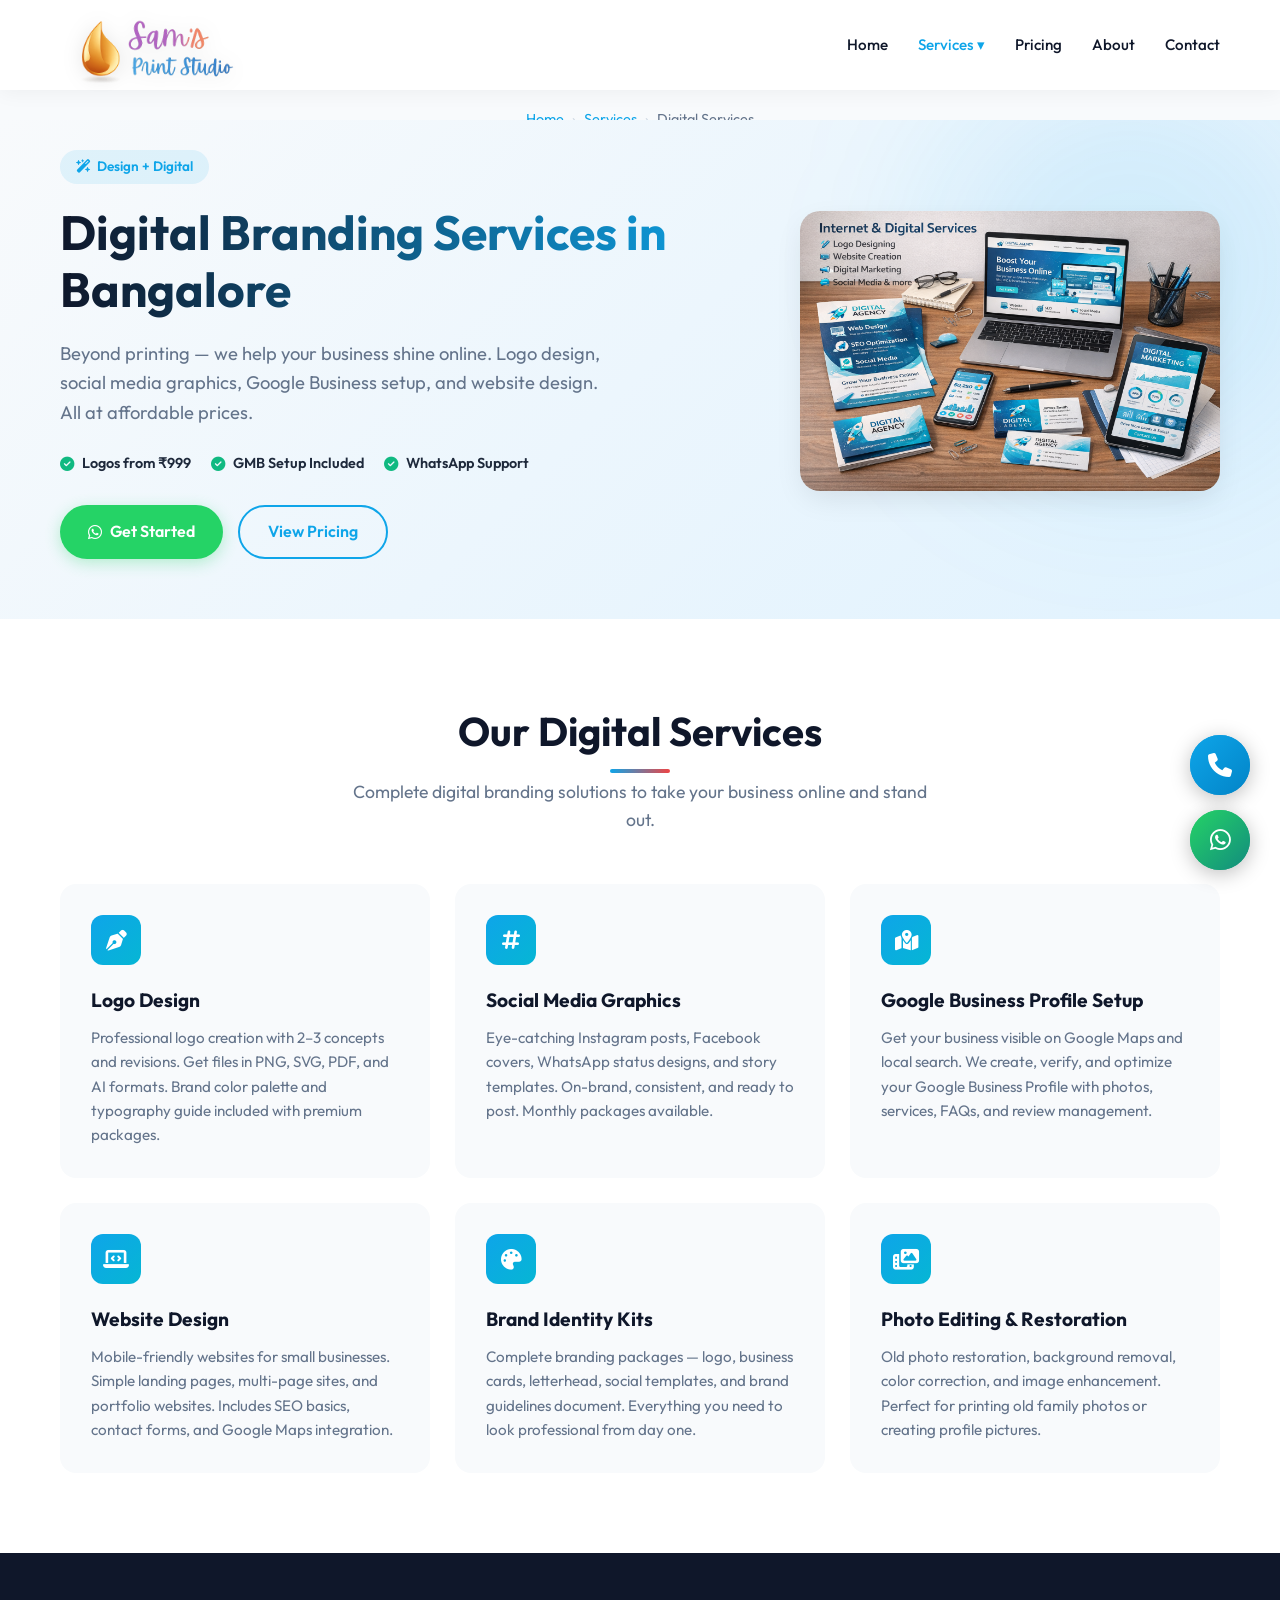
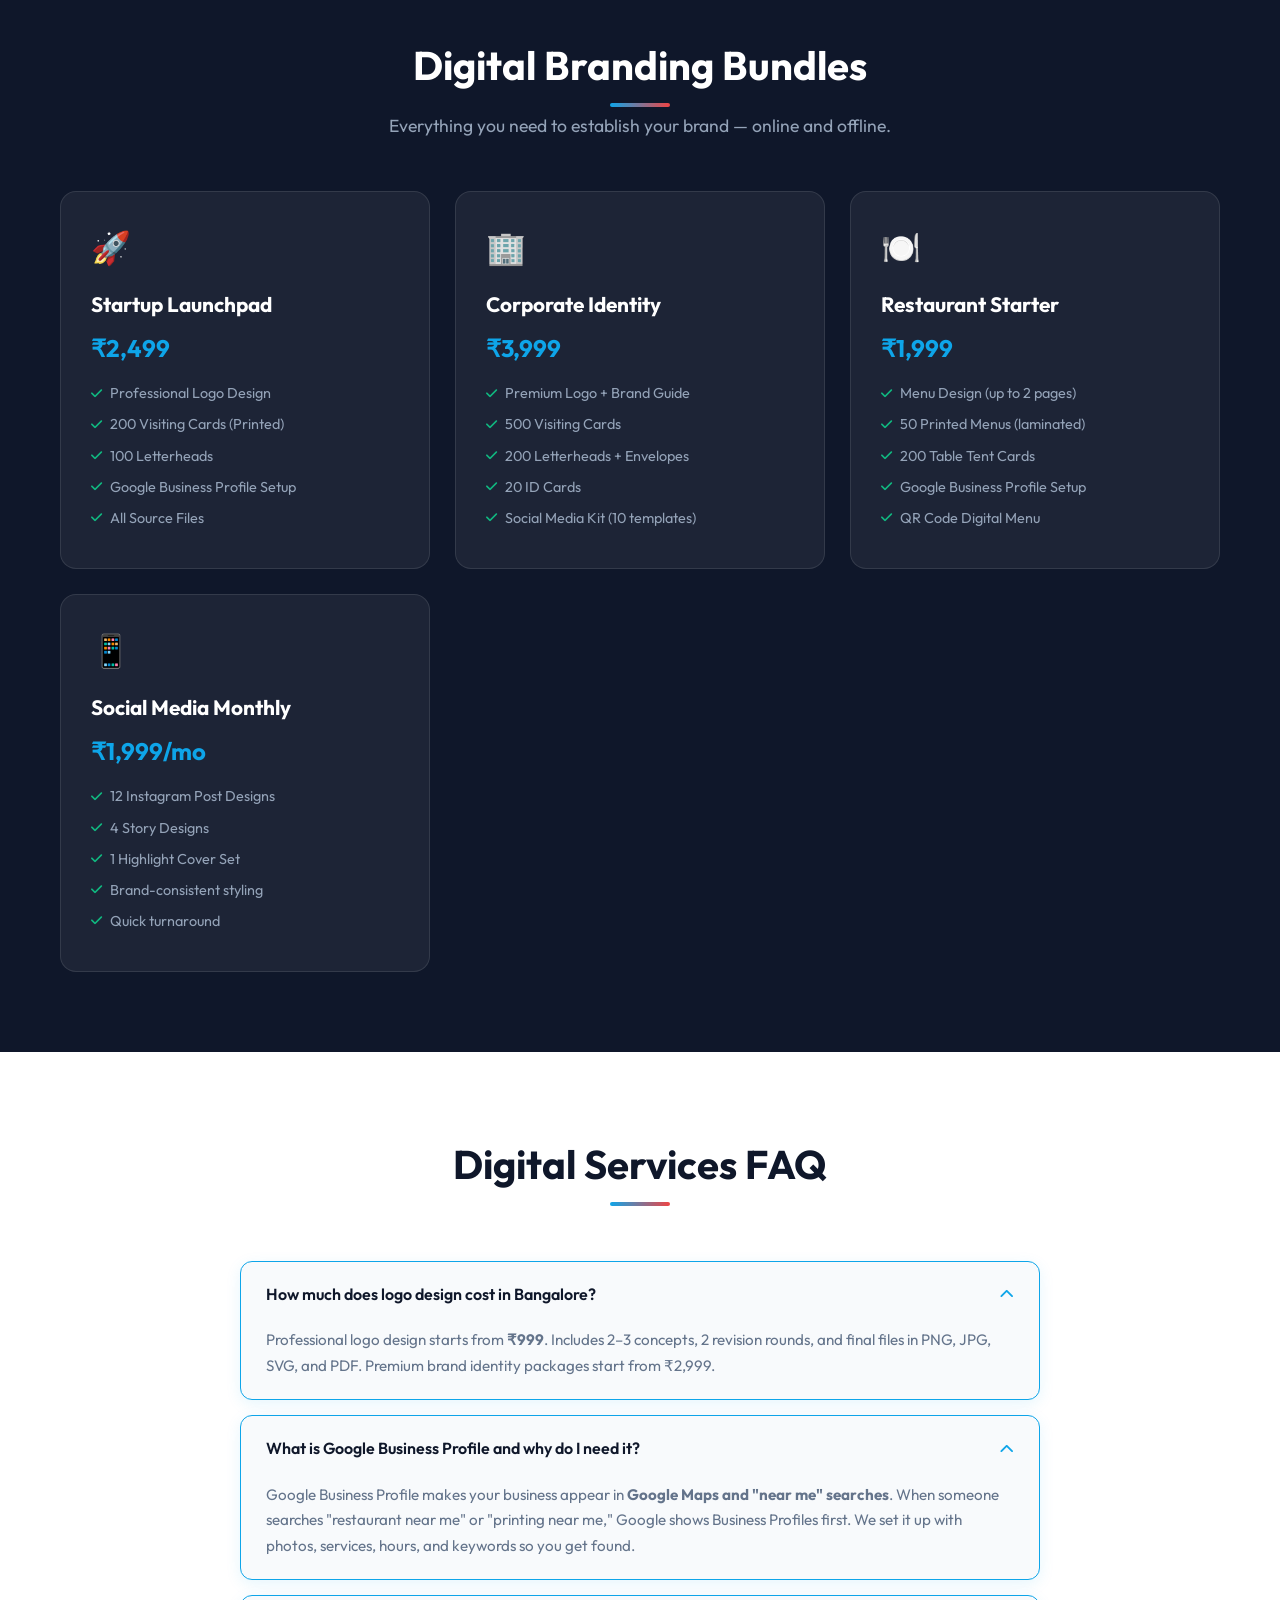
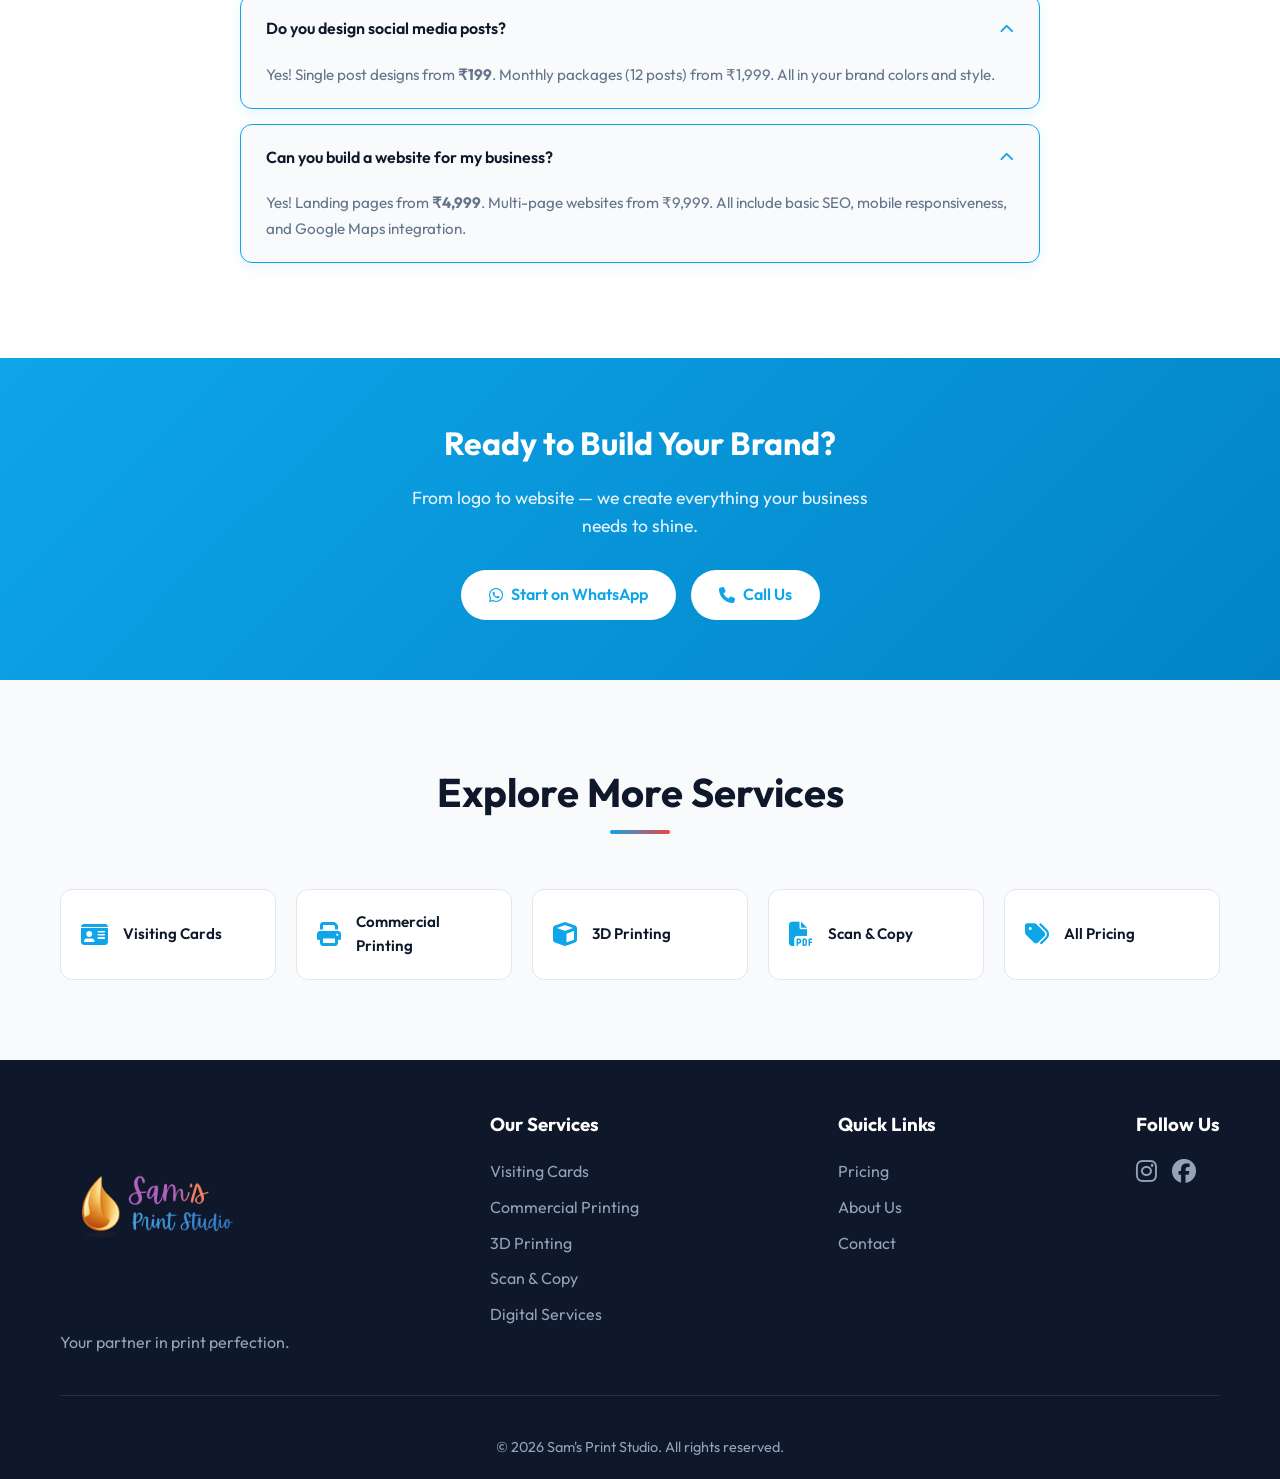
<file: digital-services.html>
<!DOCTYPE html>
<html lang="en">
<head>
    <meta charset="UTF-8">
    <meta name="viewport" content="width=device-width, initial-scale=1.0">
    <meta name="description" content="Digital services in Bangalore - logo design, social media graphics, Google Business Profile setup, website design. Affordable packages for startups and small businesses.">
    <meta name="keywords" content="logo design Bangalore, social media design, Google Business Profile setup Bangalore, affordable website design, digital branding Bangalore, business branding package">
    <title>Digital Services in Bangalore | Logo Design, Social Media, Website | Sam's Print Studio</title>
    <link rel="canonical" href="https://samsprintstudio.com/digital-services.html">
    <link rel="preconnect" href="https://fonts.googleapis.com">
    <link rel="preconnect" href="https://fonts.gstatic.com" crossorigin>
    <link href="https://fonts.googleapis.com/css2?family=Outfit:wght@300;400;500;600;700;800&display=swap" rel="stylesheet">
    <link rel="stylesheet" href="https://cdnjs.cloudflare.com/ajax/libs/font-awesome/6.4.0/css/all.min.css">
    <link rel="stylesheet" href="styles.css">

    <script type="application/ld+json">
    { "@context": "https://schema.org", "@type": "Service", "name": "Digital Design & Branding Services", "provider": { "@type": "LocalBusiness", "name": "Sam's Print Studio", "telephone": "+91-9663990894", "address": { "@type": "PostalAddress", "addressLocality": "Bangalore", "addressRegion": "Karnataka", "addressCountry": "IN" } }, "description": "Complete digital branding services including logo design, social media graphics, Google Business Profile setup, and website design in Bangalore.", "areaServed": "Bangalore" }
    </script>
    <script type="application/ld+json">
    { "@context": "https://schema.org", "@type": "FAQPage", "mainEntity": [
        { "@type": "Question", "name": "How much does logo design cost in Bangalore?", "acceptedAnswer": { "@type": "Answer", "text": "At Sam's Print Studio, professional logo design starts from ₹999. This includes 2–3 initial concepts, 2 rounds of revisions, and final files in PNG, JPG, SVG, and PDF formats. Premium brand identity packages with multiple logo variations, color palettes, and brand guidelines start from ₹2,999." } },
        { "@type": "Question", "name": "What is Google Business Profile and why do I need it?", "acceptedAnswer": { "@type": "Answer", "text": "Google Business Profile (formerly Google My Business) is a free listing that makes your business appear in Google Maps and local search results. When someone searches 'printing near me' or 'restaurant near me,' Google shows Business Profiles first. We set up and optimize your profile with photos, services, hours, and keywords so you appear in local searches." } },
        { "@type": "Question", "name": "Do you design social media posts?", "acceptedAnswer": { "@type": "Answer", "text": "Yes! We create professional social media graphics for Instagram, Facebook, and WhatsApp. Single post designs start from ₹199. Monthly packages with 12 posts start from ₹1,999. All designs are created in your brand colors and style." } },
        { "@type": "Question", "name": "Can you build a website for my business?", "acceptedAnswer": { "@type": "Answer", "text": "Yes, we build simple, mobile-friendly websites for small businesses. Landing pages start from ₹4,999. Multi-page websites with contact forms and Google Maps integration start from ₹9,999. All websites include basic SEO setup and mobile responsiveness." } }
    ] }
    </script>
</head>
<body>
    <header><div class="container"><nav><a href="index.html" class="logo"><img src="logo.png" alt="Sam's Print Studio"></a><div class="nav-links" id="navLinks"><a href="index.html">Home</a><div class="nav-dropdown"><a href="index.html#services" class="active">Services ▾</a><div class="dropdown-menu"><a href="visiting-cards.html">Visiting Cards</a><a href="commercial-printing.html">Commercial Printing</a><a href="3d-printing.html">3D Printing</a><a href="scanning-services.html">Scan & Copy</a><a href="digital-services.html">Digital Services</a></div></div><a href="pricing.html">Pricing</a><a href="index.html#about">About</a><a href="index.html#contact">Contact</a></div><div class="mobile-toggle" id="mobileMenuBtn"><i class="fa-solid fa-bars"></i></div></nav></div></header>

    <nav class="breadcrumb" aria-label="Breadcrumb"><div class="container"><ol class="breadcrumb-list" itemscope itemtype="https://schema.org/BreadcrumbList"><li itemprop="itemListElement" itemscope itemtype="https://schema.org/ListItem"><a itemprop="item" href="index.html"><span itemprop="name">Home</span></a><meta itemprop="position" content="1"></li><li itemprop="itemListElement" itemscope itemtype="https://schema.org/ListItem"><a itemprop="item" href="index.html#services"><span itemprop="name">Services</span></a><meta itemprop="position" content="2"></li><li itemprop="itemListElement" itemscope itemtype="https://schema.org/ListItem"><span itemprop="name">Digital Services</span><meta itemprop="position" content="3"></li></ol></div></nav>

    <section class="page-hero">
        <div class="container">
            <div class="page-hero-content">
                <div class="page-hero-text">
                    <span class="badge"><i class="fa-solid fa-wand-magic-sparkles"></i> Design + Digital</span>
                    <h1>Digital Branding Services in Bangalore</h1>
                    <p>Beyond printing — we help your business shine online. Logo design, social media graphics, Google Business setup, and website design. All at affordable prices.</p>
                    <div class="hero-features">
                        <div class="hero-feature"><i class="fa-solid fa-check-circle"></i> Logos from ₹999</div>
                        <div class="hero-feature"><i class="fa-solid fa-check-circle"></i> GMB Setup Included</div>
                        <div class="hero-feature"><i class="fa-solid fa-check-circle"></i> WhatsApp Support</div>
                    </div>
                    <div class="hero-buttons">
                        <a href="https://wa.me/919663990894?text=Hi!%20I%20need%20digital%20design%20services." class="btn btn-whatsapp" target="_blank"><i class="fa-brands fa-whatsapp"></i> Get Started</a>
                        <a href="pricing.html" class="btn btn-outline">View Pricing</a>
                    </div>
                </div>
                <div class="page-hero-image">
                    <img src="images/internet and digital services.png" alt="Digital design and branding services Bangalore">
                </div>
            </div>
        </div>
    </section>

    <section class="section-padding service-detail">
        <div class="container">
            <div class="section-title reveal"><h2>Our Digital Services</h2><p>Complete digital branding solutions to take your business online and stand out.</p></div>
            <div class="service-detail-grid">
                <div class="detail-card reveal"><div class="card-icon"><i class="fa-solid fa-pen-nib"></i></div><h3>Logo Design</h3><p>Professional logo creation with 2–3 concepts and revisions. Get files in PNG, SVG, PDF, and AI formats. Brand color palette and typography guide included with premium packages.</p></div>
                <div class="detail-card reveal"><div class="card-icon"><i class="fa-solid fa-hashtag"></i></div><h3>Social Media Graphics</h3><p>Eye-catching Instagram posts, Facebook covers, WhatsApp status designs, and story templates. On-brand, consistent, and ready to post. Monthly packages available.</p></div>
                <div class="detail-card reveal"><div class="card-icon"><i class="fa-solid fa-map-location-dot"></i></div><h3>Google Business Profile Setup</h3><p>Get your business visible on Google Maps and local search. We create, verify, and optimize your Google Business Profile with photos, services, FAQs, and review management.</p></div>
                <div class="detail-card reveal"><div class="card-icon"><i class="fa-solid fa-laptop-code"></i></div><h3>Website Design</h3><p>Mobile-friendly websites for small businesses. Simple landing pages, multi-page sites, and portfolio websites. Includes SEO basics, contact forms, and Google Maps integration.</p></div>
                <div class="detail-card reveal"><div class="card-icon"><i class="fa-solid fa-palette"></i></div><h3>Brand Identity Kits</h3><p>Complete branding packages — logo, business cards, letterhead, social templates, and brand guidelines document. Everything you need to look professional from day one.</p></div>
                <div class="detail-card reveal"><div class="card-icon"><i class="fa-solid fa-photo-film"></i></div><h3>Photo Editing & Restoration</h3><p>Old photo restoration, background removal, color correction, and image enhancement. Perfect for printing old family photos or creating profile pictures.</p></div>
            </div>
        </div>
    </section>

    <!-- Bundles Section -->
    <section class="section-padding bundles-section">
        <div class="container">
            <div class="section-title reveal" style="color: white;">
                <h2 style="color: white;">Digital Branding Bundles</h2>
                <p style="color: #94a3b8;">Everything you need to establish your brand — online and offline.</p>
            </div>
            <div class="bundles-grid">
                <div class="bundle-card reveal">
                    <span class="bundle-emoji">🚀</span>
                    <h3>Startup Launchpad</h3>
                    <span class="bundle-price">₹2,499</span>
                    <ul>
                        <li><i class="fa-solid fa-check"></i> Professional Logo Design</li>
                        <li><i class="fa-solid fa-check"></i> 200 Visiting Cards (Printed)</li>
                        <li><i class="fa-solid fa-check"></i> 100 Letterheads</li>
                        <li><i class="fa-solid fa-check"></i> Google Business Profile Setup</li>
                        <li><i class="fa-solid fa-check"></i> All Source Files</li>
                    </ul>
                </div>
                <div class="bundle-card reveal">
                    <span class="bundle-emoji">🏢</span>
                    <h3>Corporate Identity</h3>
                    <span class="bundle-price">₹3,999</span>
                    <ul>
                        <li><i class="fa-solid fa-check"></i> Premium Logo + Brand Guide</li>
                        <li><i class="fa-solid fa-check"></i> 500 Visiting Cards</li>
                        <li><i class="fa-solid fa-check"></i> 200 Letterheads + Envelopes</li>
                        <li><i class="fa-solid fa-check"></i> 20 ID Cards</li>
                        <li><i class="fa-solid fa-check"></i> Social Media Kit (10 templates)</li>
                    </ul>
                </div>
                <div class="bundle-card reveal">
                    <span class="bundle-emoji">🍽️</span>
                    <h3>Restaurant Starter</h3>
                    <span class="bundle-price">₹1,999</span>
                    <ul>
                        <li><i class="fa-solid fa-check"></i> Menu Design (up to 2 pages)</li>
                        <li><i class="fa-solid fa-check"></i> 50 Printed Menus (laminated)</li>
                        <li><i class="fa-solid fa-check"></i> 200 Table Tent Cards</li>
                        <li><i class="fa-solid fa-check"></i> Google Business Profile Setup</li>
                        <li><i class="fa-solid fa-check"></i> QR Code Digital Menu</li>
                    </ul>
                </div>
                <div class="bundle-card reveal">
                    <span class="bundle-emoji">📱</span>
                    <h3>Social Media Monthly</h3>
                    <span class="bundle-price">₹1,999/mo</span>
                    <ul>
                        <li><i class="fa-solid fa-check"></i> 12 Instagram Post Designs</li>
                        <li><i class="fa-solid fa-check"></i> 4 Story Designs</li>
                        <li><i class="fa-solid fa-check"></i> 1 Highlight Cover Set</li>
                        <li><i class="fa-solid fa-check"></i> Brand-consistent styling</li>
                        <li><i class="fa-solid fa-check"></i> Quick turnaround</li>
                    </ul>
                </div>
            </div>
        </div>
    </section>

    <section class="section-padding faq-section" id="faq">
        <div class="container">
            <div class="section-title reveal"><h2>Digital Services FAQ</h2></div>
            <div class="faq-list">
                <div class="faq-item reveal"><div class="faq-question" onclick="toggleFaq(this)"><span>How much does logo design cost in Bangalore?</span><i class="fa-solid fa-chevron-down"></i></div><div class="faq-answer"><div class="faq-answer-content">Professional logo design starts from <strong>₹999</strong>. Includes 2–3 concepts, 2 revision rounds, and final files in PNG, JPG, SVG, and PDF. Premium brand identity packages start from ₹2,999.</div></div></div>
                <div class="faq-item reveal"><div class="faq-question" onclick="toggleFaq(this)"><span>What is Google Business Profile and why do I need it?</span><i class="fa-solid fa-chevron-down"></i></div><div class="faq-answer"><div class="faq-answer-content">Google Business Profile makes your business appear in <strong>Google Maps and "near me" searches</strong>. When someone searches "restaurant near me" or "printing near me," Google shows Business Profiles first. We set it up with photos, services, hours, and keywords so you get found.</div></div></div>
                <div class="faq-item reveal"><div class="faq-question" onclick="toggleFaq(this)"><span>Do you design social media posts?</span><i class="fa-solid fa-chevron-down"></i></div><div class="faq-answer"><div class="faq-answer-content">Yes! Single post designs from <strong>₹199</strong>. Monthly packages (12 posts) from ₹1,999. All in your brand colors and style.</div></div></div>
                <div class="faq-item reveal"><div class="faq-question" onclick="toggleFaq(this)"><span>Can you build a website for my business?</span><i class="fa-solid fa-chevron-down"></i></div><div class="faq-answer"><div class="faq-answer-content">Yes! Landing pages from <strong>₹4,999</strong>. Multi-page websites from ₹9,999. All include basic SEO, mobile responsiveness, and Google Maps integration.</div></div></div>
            </div>
        </div>
    </section>

    <section class="cta-banner"><div class="container"><h2>Ready to Build Your Brand?</h2><p>From logo to website — we create everything your business needs to shine.</p><div class="cta-buttons"><a href="https://wa.me/919663990894?text=Hi!%20I%20need%20digital%20branding%20services." class="btn-white" target="_blank"><i class="fa-brands fa-whatsapp"></i> Start on WhatsApp</a><a href="tel:+919663990894" class="btn-white"><i class="fa-solid fa-phone"></i> Call Us</a></div></div></section>

    <section class="section-padding other-services"><div class="container"><div class="section-title reveal"><h2>Explore More Services</h2></div><div class="other-services-grid"><a href="visiting-cards.html" class="other-service-link reveal"><i class="fa-solid fa-id-card"></i><span>Visiting Cards</span></a><a href="commercial-printing.html" class="other-service-link reveal"><i class="fa-solid fa-print"></i><span>Commercial Printing</span></a><a href="3d-printing.html" class="other-service-link reveal"><i class="fa-solid fa-cube"></i><span>3D Printing</span></a><a href="scanning-services.html" class="other-service-link reveal"><i class="fa-solid fa-file-pdf"></i><span>Scan & Copy</span></a><a href="pricing.html" class="other-service-link reveal"><i class="fa-solid fa-tags"></i><span>All Pricing</span></a></div></div></section>

    <footer><div class="container"><div class="footer-content"><div class="footer-brand"><img src="logo.png" alt="Sam's Print Studio" class="footer-logo"><p style="margin-top:20px;">Your partner in print perfection.</p></div><div class="footer-links"><h3>Our Services</h3><ul><li><a href="visiting-cards.html">Visiting Cards</a></li><li><a href="commercial-printing.html">Commercial Printing</a></li><li><a href="3d-printing.html">3D Printing</a></li><li><a href="scanning-services.html">Scan & Copy</a></li><li><a href="digital-services.html">Digital Services</a></li></ul></div><div class="footer-links"><h3>Quick Links</h3><ul><li><a href="pricing.html">Pricing</a></li><li><a href="index.html#about">About Us</a></li><li><a href="index.html#contact">Contact</a></li></ul></div><div class="footer-links"><h3>Follow Us</h3><ul style="display:flex;gap:15px;"><li><a href="https://www.instagram.com/samsprintstudio2026/" target="_blank"><i class="fa-brands fa-instagram" style="font-size:1.5rem;"></i></a></li><li><a href="https://www.facebook.com/profile.php?id=61586824322699" target="_blank"><i class="fa-brands fa-facebook" style="font-size:1.5rem;"></i></a></li></ul></div></div><div class="copyright"><p>&copy; 2026 Sam's Print Studio. All rights reserved.</p></div></div></footer>
    <div class="floating-widget"><a href="tel:+919663990894" class="floating-btn call"><span class="tooltip">Call Us</span><i class="fa-solid fa-phone"></i></a><a href="https://wa.me/919663990894" target="_blank" class="floating-btn whatsapp"><span class="tooltip">WhatsApp</span><i class="fa-brands fa-whatsapp"></i></a></div>

    <script>
        const mobileBtn = document.getElementById('mobileMenuBtn'); const navLinks = document.getElementById('navLinks');
        mobileBtn.addEventListener('click', () => { navLinks.classList.toggle('active'); const i = mobileBtn.querySelector('i'); i.classList.toggle('fa-bars'); i.classList.toggle('fa-xmark'); });
        function toggleFaq(el) { const item = el.parentElement; const active = item.classList.contains('active'); document.querySelectorAll('.faq-item').forEach(i => i.classList.remove('active')); if (!active) item.classList.add('active'); }
        function reveal() { document.querySelectorAll('.reveal').forEach(el => { if (el.getBoundingClientRect().top < window.innerHeight - 150) el.classList.add('active'); }); }
        window.addEventListener('scroll', reveal); reveal();
    </script>
</body>
</html>
</file>
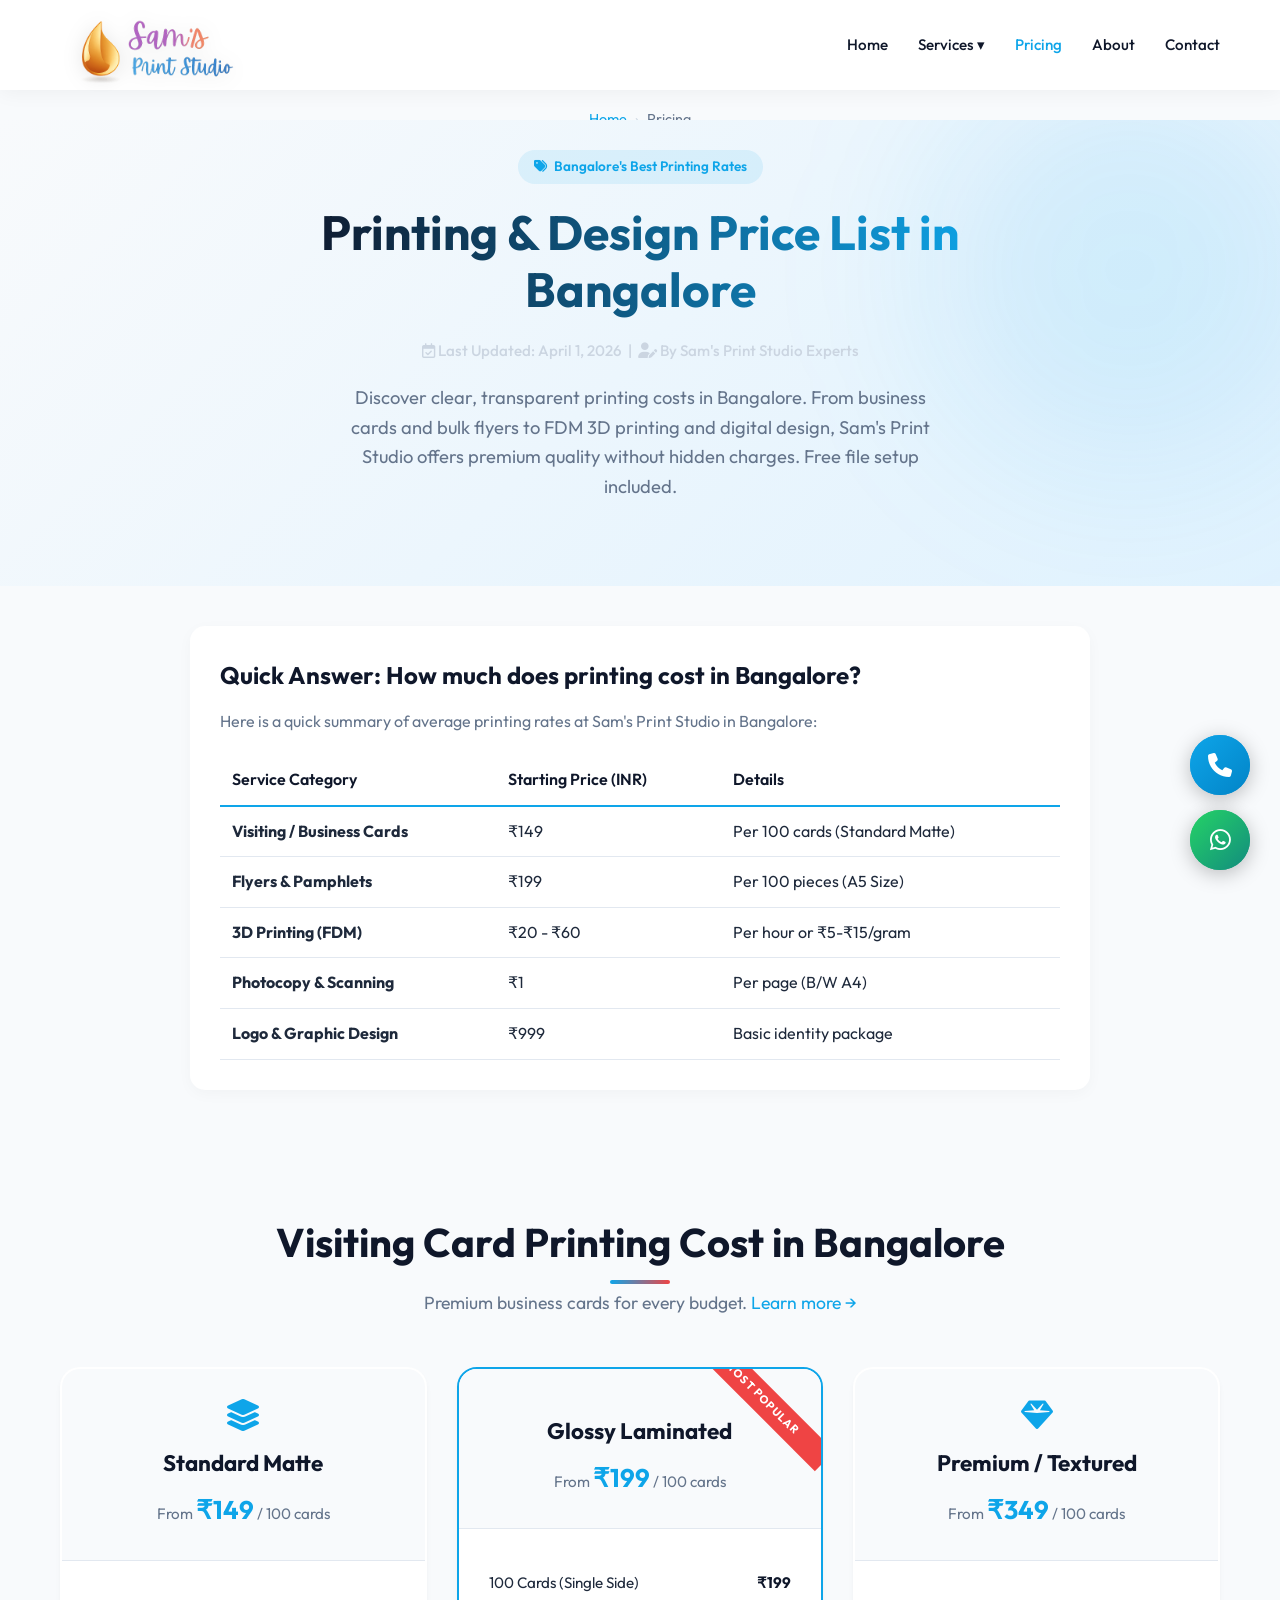
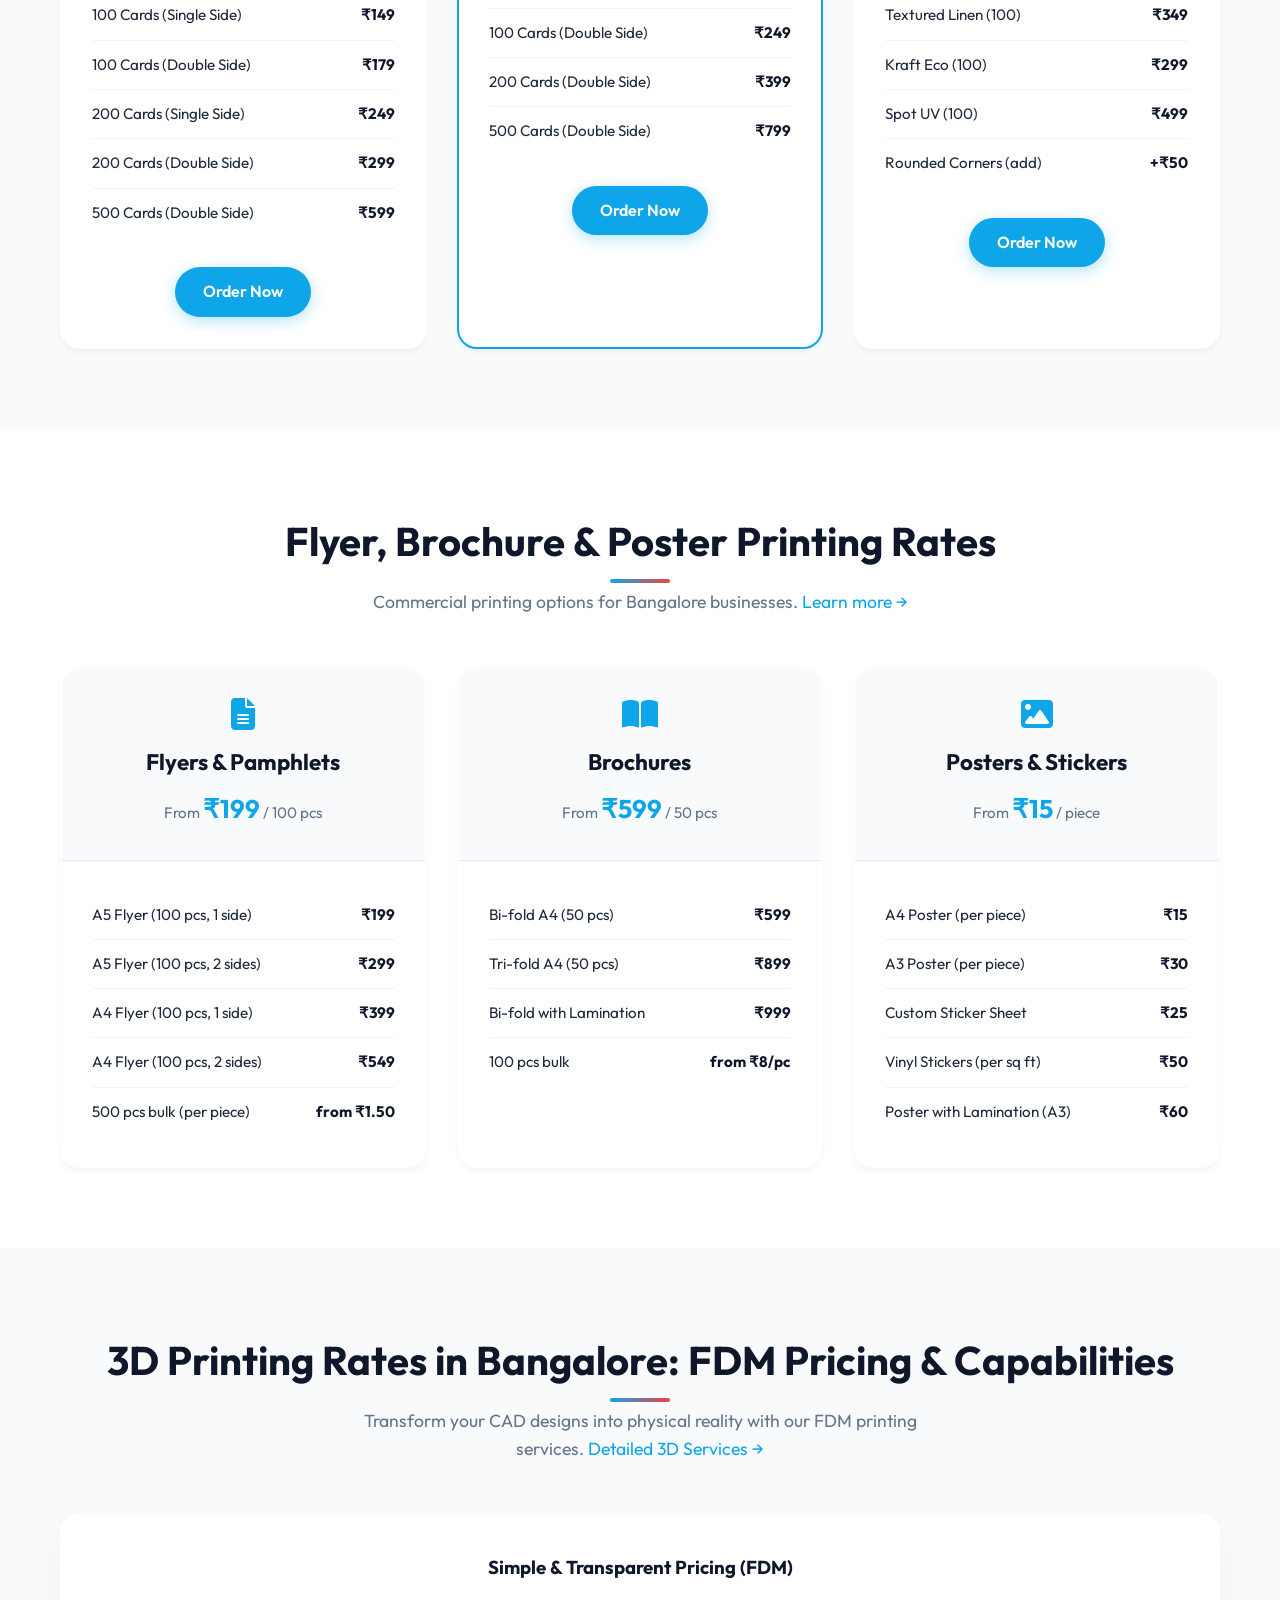
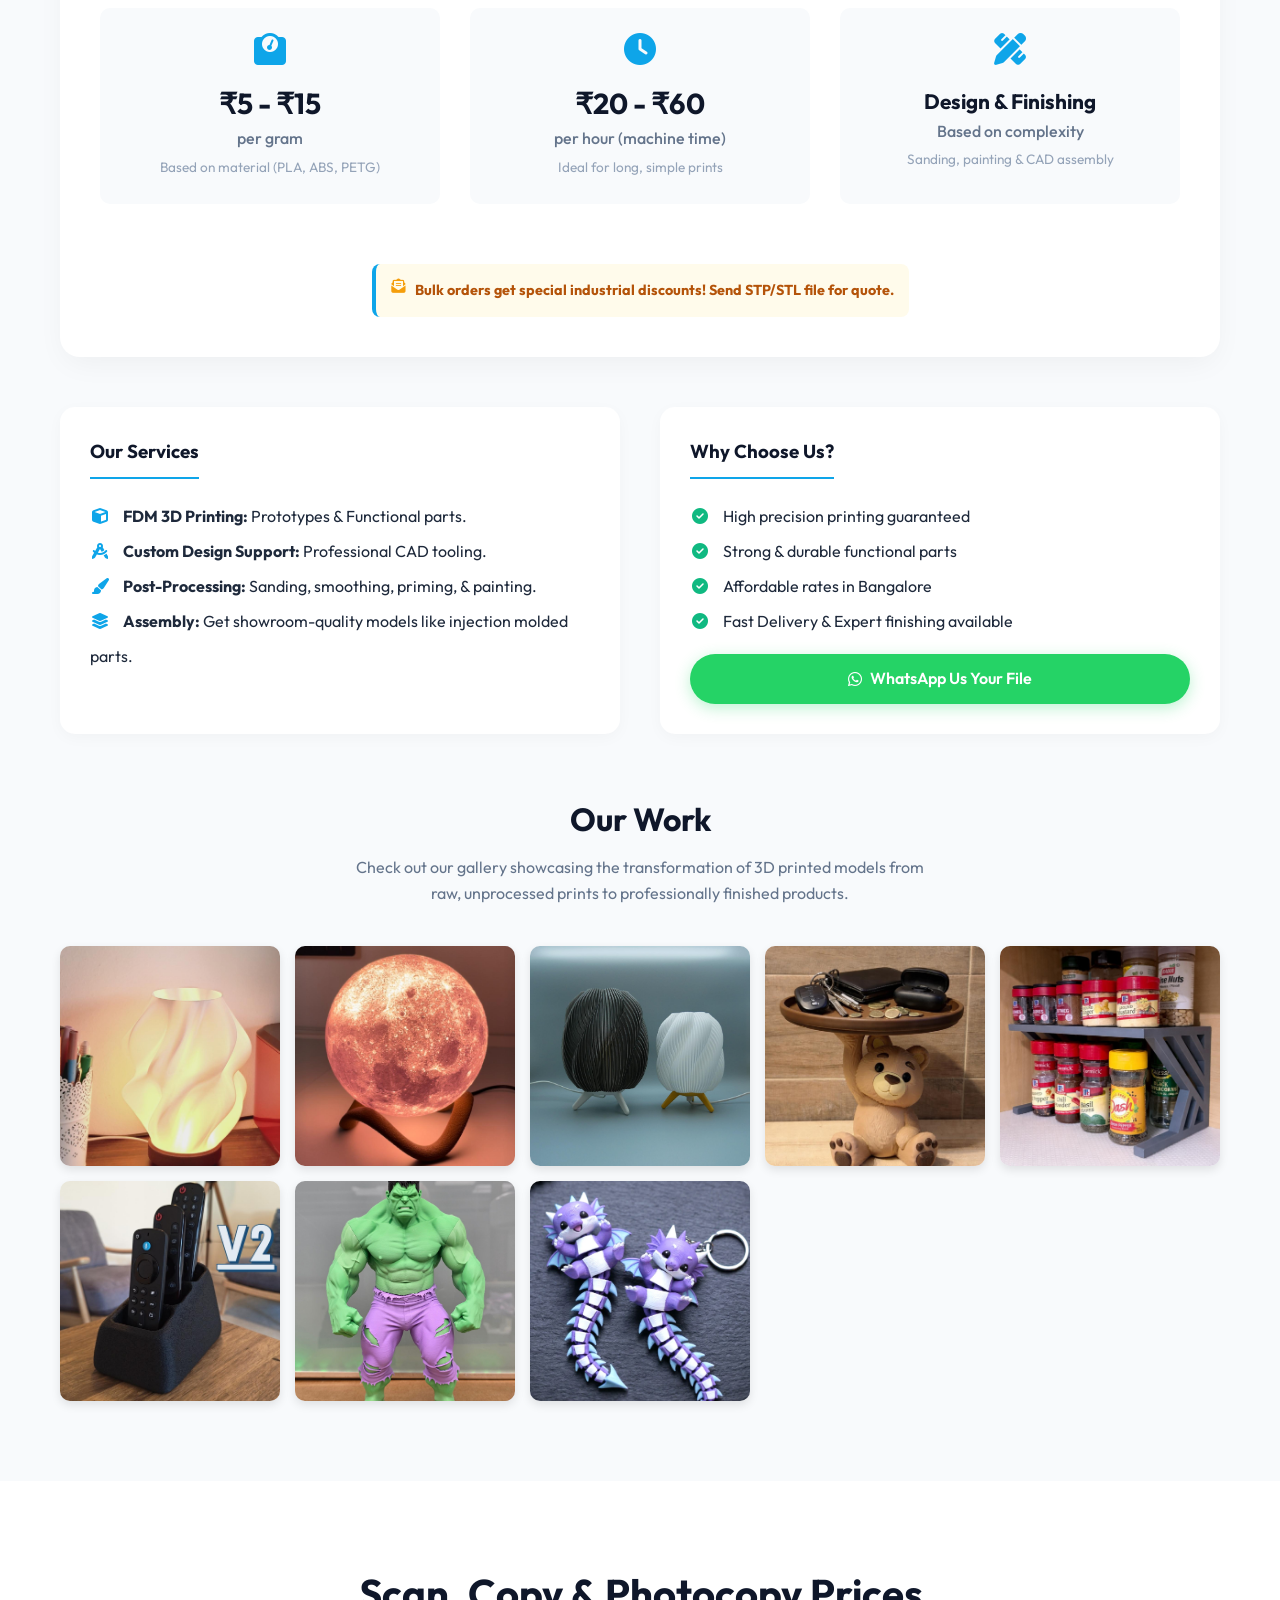
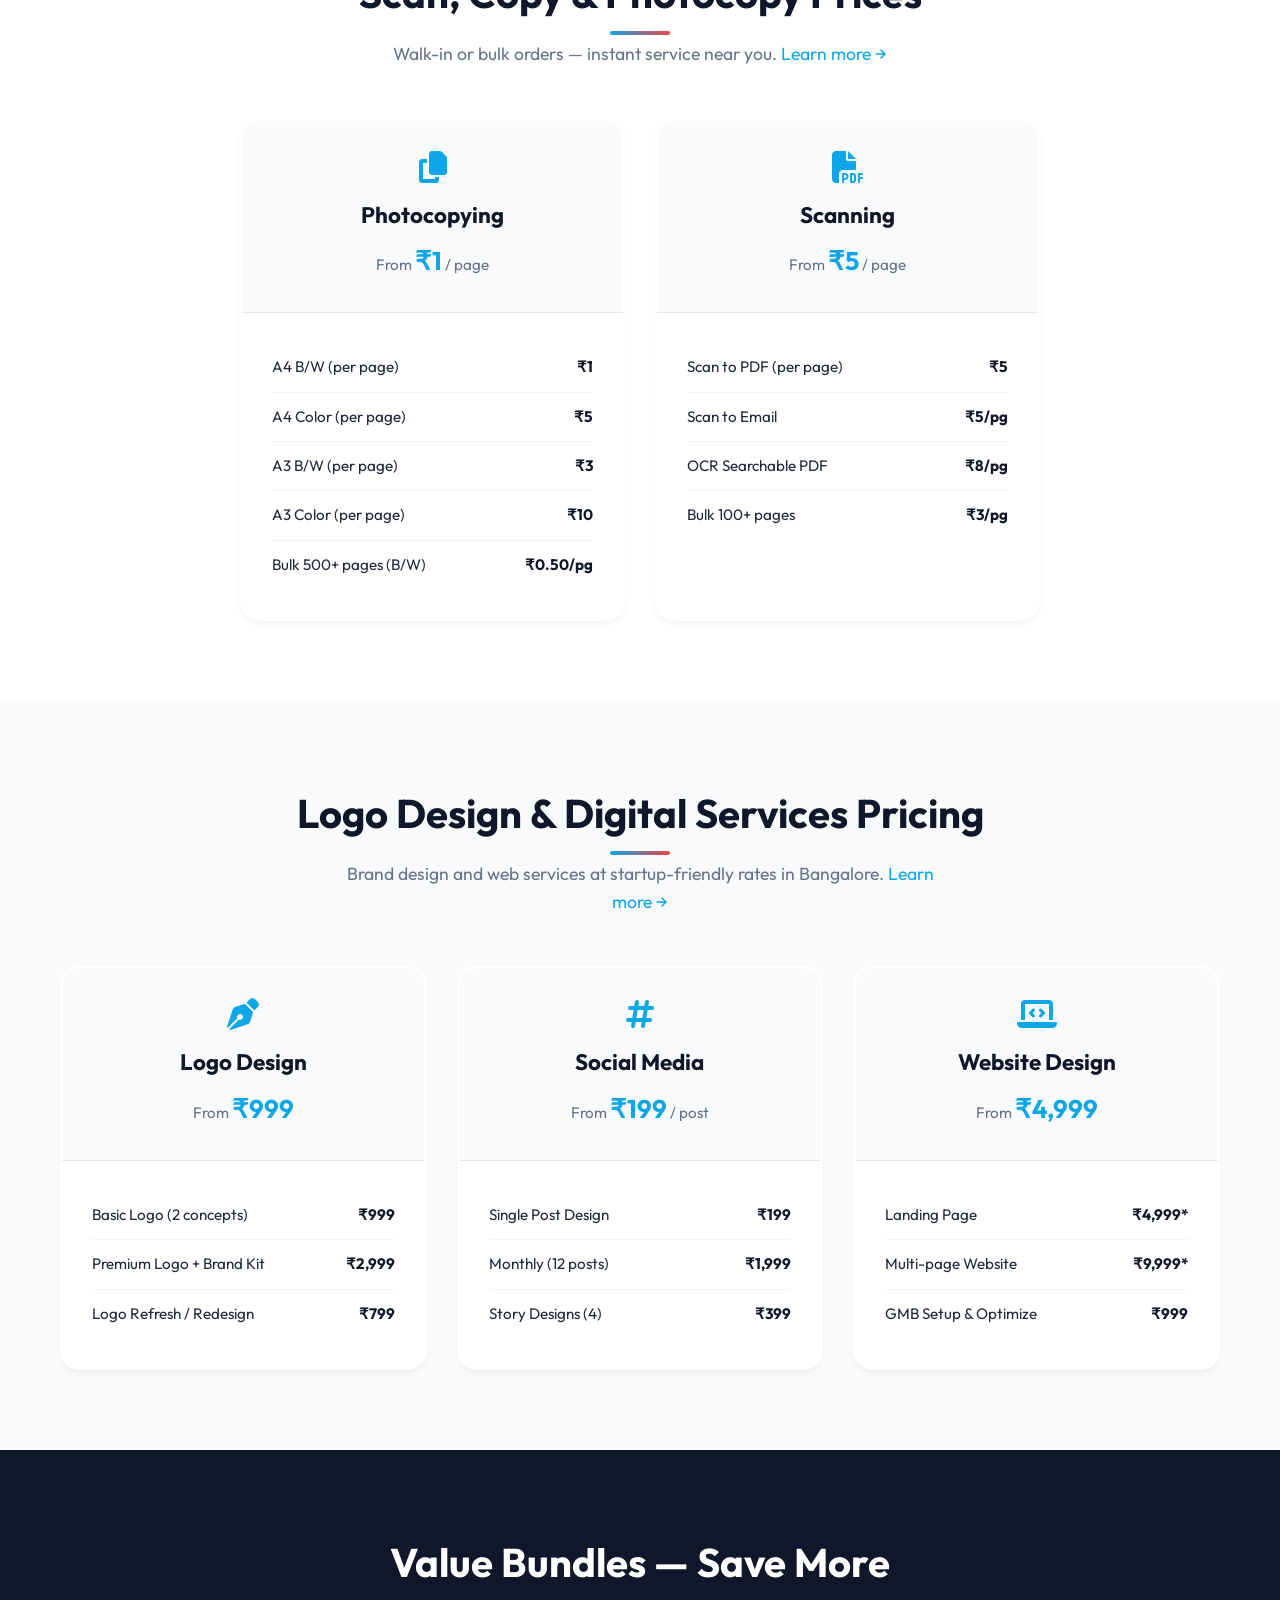
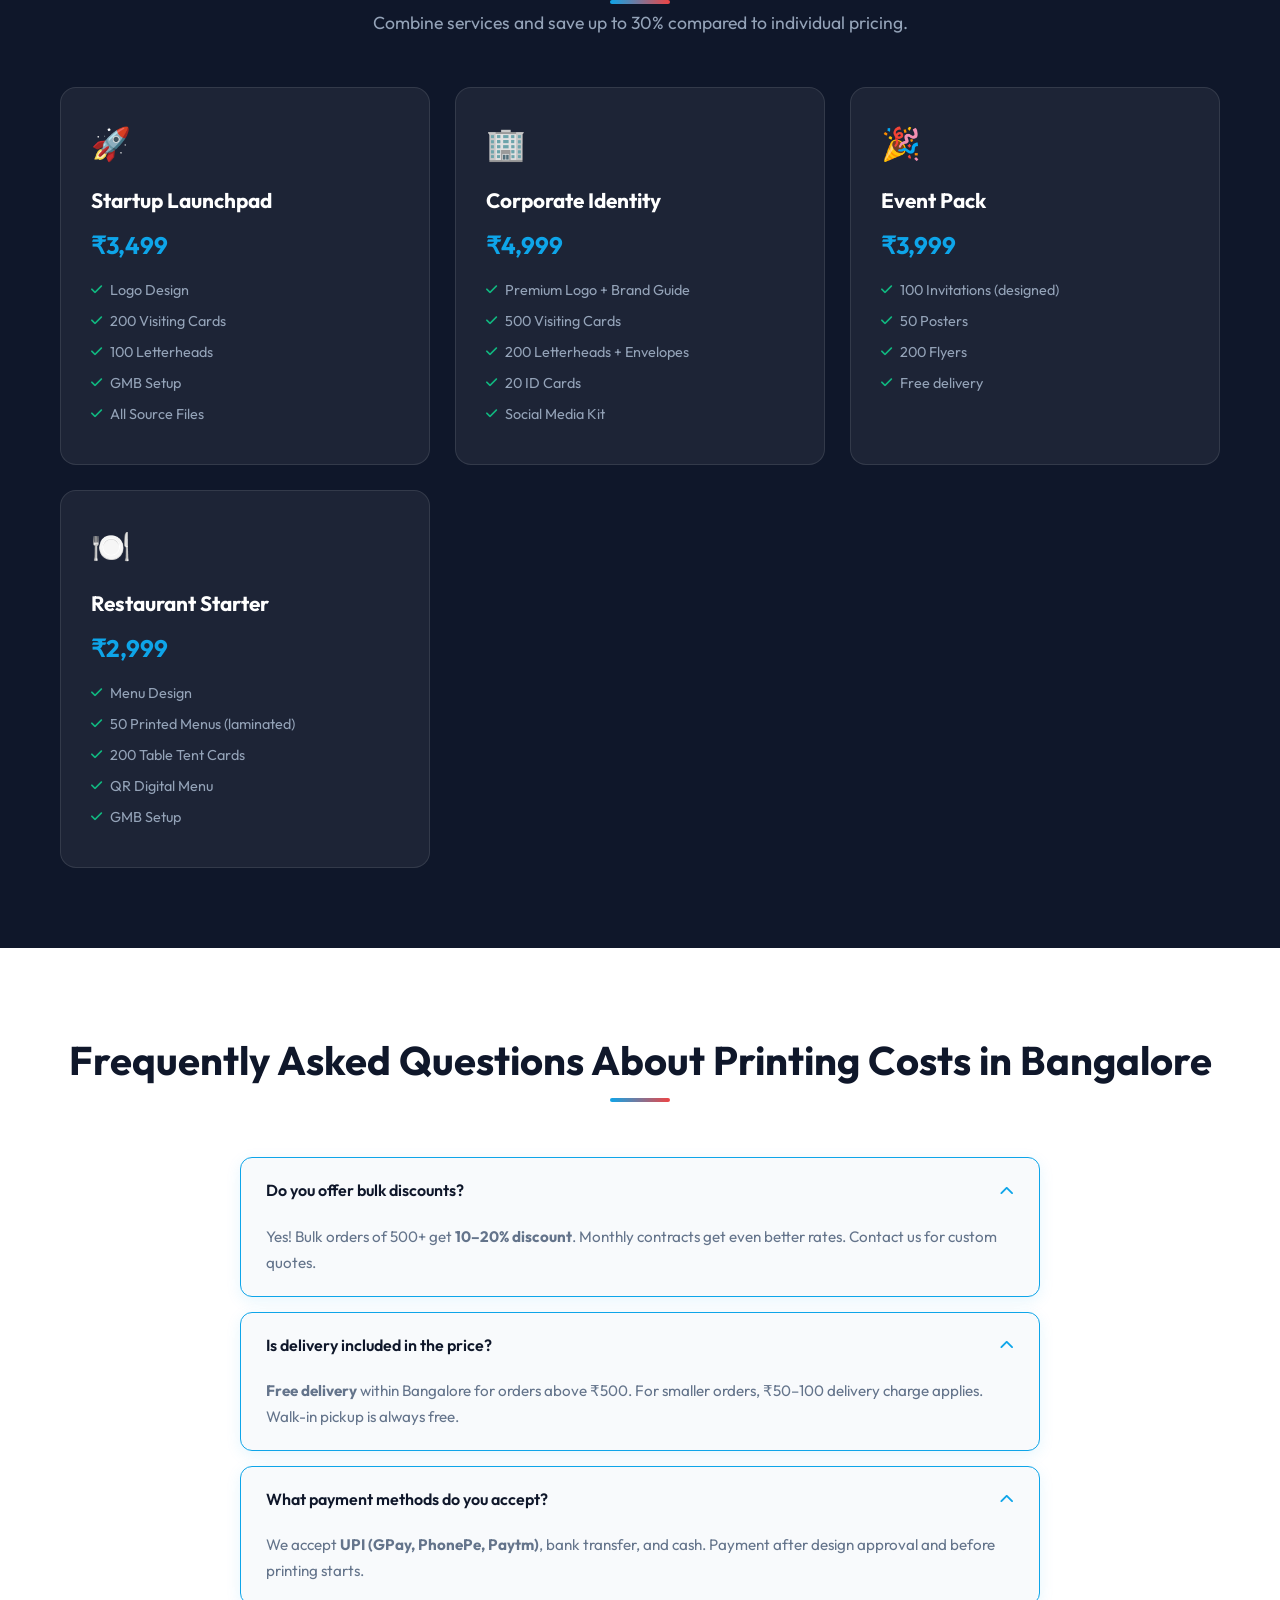
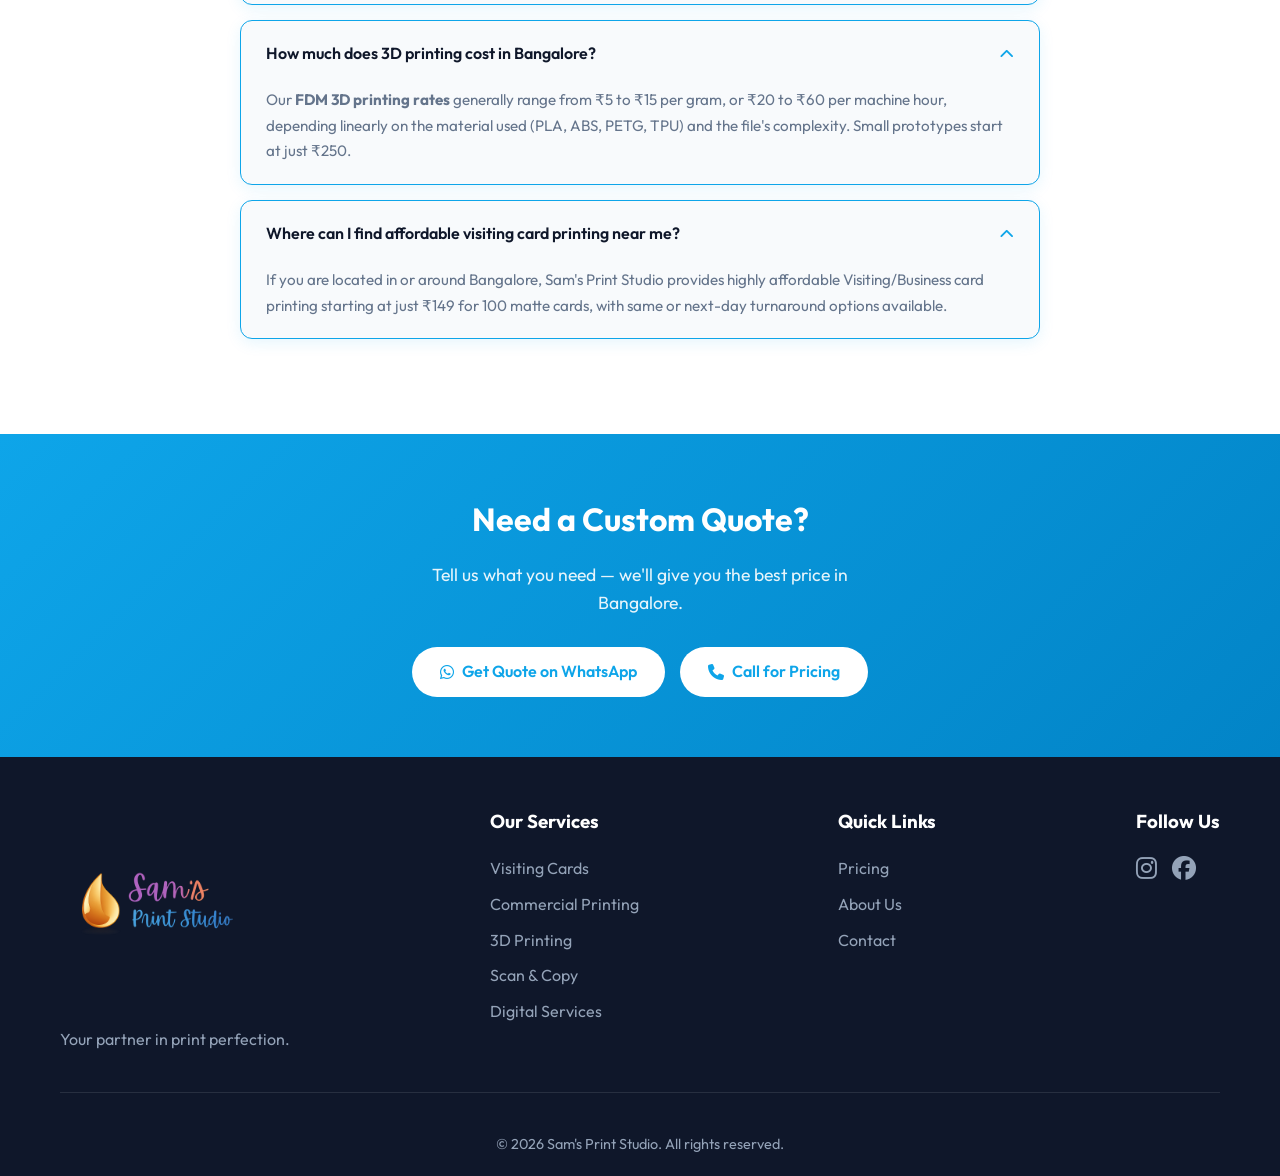
<file: pricing.html>
<!DOCTYPE html>
<html lang="en">

<head>
    <meta charset="UTF-8">
    <meta name="viewport" content="width=device-width, initial-scale=1.0">
    <meta name="description" content="View Sam's Print Studio pricing guide. Transparent rates for visiting cards, flyers, brochures, 3D printing, scanning, and logo design in Bangalore. Check out our affordable print prices.">
    <meta name="keywords" content="printing price list Bangalore, visiting card cost Bangalore, 3D printing rates Bangalore, photocopy price near me, design services cost, printing cost calculator, Sam's Print Studio prices">
    <meta property="og:title" content="Printing Price List & 3D Printing Rates in Bangalore | Sam's Print Studio">
    <meta property="og:description" content="Transparent printing rates in Bangalore for visiting cards, flyers, brochures, rapid 3D printing, scanning, and digital services. Start your order today.">
    <meta property="og:image" content="https://samsprintstudio.com/images/hero-printing-studio.png">
    <meta property="og:url" content="https://samsprintstudio.com/pricing.html">
    <meta property="og:type" content="website">

    <!-- Twitter Card Meta Tags -->
    <meta name="twitter:card" content="summary_large_image">
    <meta name="twitter:title" content="Printing Price List & 3D Printing Rates in Bangalore | Sam's Print Studio">
    <meta name="twitter:description" content="Transparent printing rates in Bangalore for visiting cards, flyers, brochures, rapid 3D printing, scanning, and digital services. Start your order today.">
    <meta name="twitter:image" content="https://samsprintstudio.com/images/hero-printing-studio.png">

    <!-- Advanced Indexing & Geo Meta Tags -->
    <meta name="robots" content="index, follow, max-image-preview:large, max-snippet:-1, max-video-preview:-1">
    <meta name="geo.region" content="IN-KA">
    <meta name="geo.placename" content="Bengaluru">

    <link rel="alternate" hreflang="en-IN" href="https://samsprintstudio.com/pricing.html">
    <link rel="alternate" hreflang="x-default" href="https://samsprintstudio.com/pricing.html">

    <title>Printing Price List & 3D Printing Rates in Bangalore | Sam's Print Studio</title>
    <link rel="canonical" href="https://samsprintstudio.com/pricing.html">
    <link rel="preconnect" href="https://fonts.googleapis.com">
    <link rel="preconnect" href="https://fonts.gstatic.com" crossorigin>
    <link href="https://fonts.googleapis.com/css2?family=Outfit:wght@300;400;500;600;700;800&display=swap"
        rel="stylesheet">
    <link rel="stylesheet" href="https://cdnjs.cloudflare.com/ajax/libs/font-awesome/6.4.0/css/all.min.css">
    <link rel="stylesheet" href="styles.css">

    <script type="application/ld+json">
    [{
      "@context": "https://schema.org",
      "@type": "LocalBusiness",
      "name": "Sam's Print Studio",
      "image": "https://samsprintstudio.com/logo.png",
      "telephone": "+91-9663990894",
      "url": "https://samsprintstudio.com/pricing.html",
      "priceRange": "₹100 - ₹5000+",
      "makesOffer": [
        { "@type": "Offer", "name": "Visiting Card Printing", "price": "149", "priceCurrency": "INR" },
        { "@type": "Offer", "name": "FDM 3D Printing", "price": "250", "priceCurrency": "INR" },
        { "@type": "Offer", "name": "Flyer Printing", "price": "199", "priceCurrency": "INR" }
      ],
      "address": {
        "@type": "PostalAddress",
        "addressLocality": "Bangalore",
        "addressRegion": "Karnataka",
        "addressCountry": "IN"
      }
    },
    { 
      "@context": "https://schema.org", 
      "@type": "FAQPage", 
      "mainEntity": [
        { "@type": "Question", "name": "How much does printing cost in Bangalore?", "acceptedAnswer": { "@type": "Answer", "text": "Prices vary by service: Visiting cards start from ₹149/100pcs, flyers from ₹199/100pcs, brochures from ₹599/50pcs, photocopying from ₹1/page, 3D printing from ₹250/hour, and logo design from ₹999. All prices at Sam's Print Studio include free design consultation." } },
        { "@type": "Question", "name": "Do you offer bulk printing discounts?", "acceptedAnswer": { "@type": "Answer", "text": "Yes! Bulk orders of 500+ pieces get 10-20% discount on most products. Monthly contracts for regular printing needs (like restaurants, offices, coaching centers) get even better rates." } },
        { "@type": "Question", "name": "How much does 3D printing cost in Bangalore?", "acceptedAnswer": { "@type": "Answer", "text": "FDM 3D printing rates range from ₹5 to ₹15 per gram, or ₹20 to ₹60 per machine hour depending on material. Small prototypes start at just ₹100." } }
      ] 
    },
    {
      "@context": "https://schema.org",
      "@type": "WebPage",
      "name": "Printing Price List & 3D Printing Rates in Bangalore | Sam's Print Studio",
      "datePublished": "2024-01-01T08:00:00+08:00",
      "dateModified": "2026-04-01T08:00:00+08:00",
      "author": {
          "@type": "Organization",
          "name": "Sam's Print Studio"
      }
    }]
    </script>
</head>

<body>
    <header>
        <div class="container">
            <nav><a href="index.html" class="logo"><img src="logo.png" alt="Sam's Print Studio"></a>
                <div class="nav-links" id="navLinks"><a href="index.html">Home</a>
                    <div class="nav-dropdown"><a href="index.html#services">Services ▾</a>
                        <div class="dropdown-menu"><a href="visiting-cards.html">Visiting Cards</a><a
                                href="commercial-printing.html">Commercial Printing</a><a href="3d-printing.html">3D
                                Printing</a><a href="scanning-services.html">Scan & Copy</a><a
                                href="digital-services.html">Digital Services</a></div>
                    </div><a href="pricing.html" class="active">Pricing</a><a href="index.html#about">About</a><a
                        href="index.html#contact">Contact</a>
                </div>
                <div class="mobile-toggle" id="mobileMenuBtn"><i class="fa-solid fa-bars"></i></div>
            </nav>
        </div>
    </header>

    <nav class="breadcrumb" aria-label="Breadcrumb">
        <div class="container">
            <ol class="breadcrumb-list" itemscope itemtype="https://schema.org/BreadcrumbList">
                <li itemprop="itemListElement" itemscope itemtype="https://schema.org/ListItem"><a itemprop="item"
                        href="index.html"><span itemprop="name">Home</span></a>
                    <meta itemprop="position" content="1">
                </li>
                <li itemprop="itemListElement" itemscope itemtype="https://schema.org/ListItem"><span
                        itemprop="name">Pricing</span>
                    <meta itemprop="position" content="2">
                </li>
            </ol>
        </div>
    </nav>

    <section class="page-hero">
        <div class="container">
            <div class="page-hero-content" style="flex-direction: column; text-align: center; gap: 0;">
                <div class="page-hero-text" style="text-align: center; max-width: 700px; margin: 0 auto;">
                    <span class="badge"><i class="fa-solid fa-tags"></i> Bangalore's Best Printing Rates</span>
                    <h1>Printing & Design Price List in Bangalore</h1>
                    <div style="font-size: 0.95rem; color: #cbd5e1; margin-bottom: 20px; font-weight: 500;">
                        <i class="fa-regular fa-calendar-check"></i> Last Updated: April 1, 2026 &nbsp;|&nbsp; <i class="fa-solid fa-user-pen"></i> By Sam's Print Studio Experts
                    </div>
                    <p style="margin: 0 auto 25px; max-width: 600px;">Discover clear, transparent printing costs in Bangalore. From business cards and bulk flyers to FDM 3D printing and digital design, Sam's Print Studio offers premium quality without hidden charges. Free file setup included.</p>
                </div>
            </div>
        </div>
    </section>

    <!-- GEO Optimization: Quick Answer Table for AI Search -->
    <section class="section-padding" style="background: var(--bg-light); padding-top: 40px; padding-bottom: 40px;" id="pricing-summary">
        <div class="container">
            <div class="reveal" style="background: white; padding: 30px; border-radius: 15px; box-shadow: 0 4px 15px rgba(0,0,0,0.03); max-width: 900px; margin: 0 auto;">
                <h2 style="font-size: 1.5rem; margin-bottom: 15px; color: var(--primary);">Quick Answer: How much does printing cost in Bangalore?</h2>
                <p style="margin-bottom: 20px; color: var(--text-light);">Here is a quick summary of average printing rates at Sam's Print Studio in Bangalore:</p>
                <div style="overflow-x: auto;">
                    <table style="width: 100%; border-collapse: collapse; text-align: left;">
                        <thead>
                            <tr style="border-bottom: 2px solid var(--accent); color: var(--primary);">
                                <th style="padding: 12px; font-weight: 600;">Service Category</th>
                                <th style="padding: 12px; font-weight: 600;">Starting Price (INR)</th>
                                <th style="padding: 12px; font-weight: 600;">Details</th>
                            </tr>
                        </thead>
                        <tbody>
                            <tr style="border-bottom: 1px solid #e2e8f0;">
                                <td style="padding: 12px;"><strong>Visiting / Business Cards</strong></td>
                                <td style="padding: 12px;">₹149</td>
                                <td style="padding: 12px;">Per 100 cards (Standard Matte)</td>
                            </tr>
                            <tr style="border-bottom: 1px solid #e2e8f0;">
                                <td style="padding: 12px;"><strong>Flyers & Pamphlets</strong></td>
                                <td style="padding: 12px;">₹199</td>
                                <td style="padding: 12px;">Per 100 pieces (A5 Size)</td>
                            </tr>
                            <tr style="border-bottom: 1px solid #e2e8f0;">
                                <td style="padding: 12px;"><strong>3D Printing (FDM)</strong></td>
                                <td style="padding: 12px;">₹20 - ₹60</td>
                                <td style="padding: 12px;">Per hour or ₹5-₹15/gram</td>
                            </tr>
                            <tr style="border-bottom: 1px solid #e2e8f0;">
                                <td style="padding: 12px;"><strong>Photocopy & Scanning</strong></td>
                                <td style="padding: 12px;">₹1</td>
                                <td style="padding: 12px;">Per page (B/W A4)</td>
                            </tr>
                            <tr style="border-bottom: 1px solid #e2e8f0;">
                                <td style="padding: 12px;"><strong>Logo & Graphic Design</strong></td>
                                <td style="padding: 12px;">₹999</td>
                                <td style="padding: 12px;">Basic identity package</td>
                            </tr>
                        </tbody>
                    </table>
                </div>
            </div>
        </div>
    </section>

    <!-- Visiting Cards Pricing -->
    <section class="section-padding pricing-section" id="visiting-cards-pricing">
        <div class="container">
            <div class="section-title reveal">
                <h2>Visiting Card Printing Cost in Bangalore</h2>
                <p>Premium business cards for every budget. <a href="visiting-cards.html"
                        style="color: var(--accent);">Learn more →</a></p>
            </div>
            <div class="pricing-grid">
                <div class="pricing-card reveal">
                    <div class="pricing-card-header">
                        <i class="fa-solid fa-layer-group"></i>
                        <h3>Standard Matte</h3>
                        <div class="price">From <strong>₹149</strong> / 100 cards</div>
                    </div>
                    <div class="pricing-card-body">
                        <div class="price-row"><span class="item-name">100 Cards (Single Side)</span><span
                                class="item-price">₹149</span></div>
                        <div class="price-row"><span class="item-name">100 Cards (Double Side)</span><span
                                class="item-price">₹179</span></div>
                        <div class="price-row"><span class="item-name">200 Cards (Single Side)</span><span
                                class="item-price">₹249</span></div>
                        <div class="price-row"><span class="item-name">200 Cards (Double Side)</span><span
                                class="item-price">₹299</span></div>
                        <div class="price-row"><span class="item-name">500 Cards (Double Side)</span><span
                                class="item-price">₹599</span></div>
                    </div>
                    <div class="pricing-card-footer"><a
                            href="https://wa.me/919663990894?text=Hi!%20I%20need%20matte%20visiting%20cards."
                            class="btn btn-primary" target="_blank">Order Now</a></div>
                </div>
                <div class="pricing-card featured reveal">
                    <div class="pricing-card-header">
                        <i class="fa-solid fa-sparkles"></i>
                        <h3>Glossy Laminated</h3>
                        <div class="price">From <strong>₹199</strong> / 100 cards</div>
                    </div>
                    <div class="pricing-card-body">
                        <div class="price-row"><span class="item-name">100 Cards (Single Side)</span><span
                                class="item-price">₹199</span></div>
                        <div class="price-row"><span class="item-name">100 Cards (Double Side)</span><span
                                class="item-price">₹249</span></div>
                        <div class="price-row"><span class="item-name">200 Cards (Double Side)</span><span
                                class="item-price">₹399</span></div>
                        <div class="price-row"><span class="item-name">500 Cards (Double Side)</span><span
                                class="item-price">₹799</span></div>
                    </div>
                    <div class="pricing-card-footer"><a
                            href="https://wa.me/919663990894?text=Hi!%20I%20need%20glossy%20laminated%20visiting%20cards."
                            class="btn btn-primary" target="_blank">Order Now</a></div>
                </div>
                <div class="pricing-card reveal">
                    <div class="pricing-card-header">
                        <i class="fa-solid fa-gem"></i>
                        <h3>Premium / Textured</h3>
                        <div class="price">From <strong>₹349</strong> / 100 cards</div>
                    </div>
                    <div class="pricing-card-body">
                        <div class="price-row"><span class="item-name">Textured Linen (100)</span><span
                                class="item-price">₹349</span></div>
                        <div class="price-row"><span class="item-name">Kraft Eco (100)</span><span
                                class="item-price">₹299</span></div>
                        <div class="price-row"><span class="item-name">Spot UV (100)</span><span
                                class="item-price">₹499</span></div>
                        <div class="price-row"><span class="item-name">Rounded Corners (add)</span><span
                                class="item-price">+₹50</span></div>
                    </div>
                    <div class="pricing-card-footer"><a
                            href="https://wa.me/919663990894?text=Hi!%20I%20need%20premium%20visiting%20cards."
                            class="btn btn-primary" target="_blank">Order Now</a></div>
                </div>
            </div>
        </div>
    </section>

    <!-- Commercial Printing Pricing -->
    <section class="section-padding" style="background: white;" id="commercial-pricing">
        <div class="container">
            <div class="section-title reveal">
                <h2>Flyer, Brochure & Poster Printing Rates</h2>
                <p>Commercial printing options for Bangalore businesses. <a href="commercial-printing.html"
                        style="color: var(--accent);">Learn more →</a></p>
            </div>
            <div class="pricing-grid">
                <div class="pricing-card reveal">
                    <div class="pricing-card-header">
                        <i class="fa-solid fa-file-lines"></i>
                        <h3>Flyers & Pamphlets</h3>
                        <div class="price">From <strong>₹199</strong> / 100 pcs</div>
                    </div>
                    <div class="pricing-card-body">
                        <div class="price-row"><span class="item-name">A5 Flyer (100 pcs, 1 side)</span><span
                                class="item-price">₹199</span></div>
                        <div class="price-row"><span class="item-name">A5 Flyer (100 pcs, 2 sides)</span><span
                                class="item-price">₹299</span></div>
                        <div class="price-row"><span class="item-name">A4 Flyer (100 pcs, 1 side)</span><span
                                class="item-price">₹399</span></div>
                        <div class="price-row"><span class="item-name">A4 Flyer (100 pcs, 2 sides)</span><span
                                class="item-price">₹549</span></div>
                        <div class="price-row"><span class="item-name">500 pcs bulk (per piece)</span><span
                                class="item-price">from ₹1.50</span></div>
                    </div>
                </div>
                <div class="pricing-card reveal">
                    <div class="pricing-card-header">
                        <i class="fa-solid fa-book-open"></i>
                        <h3>Brochures</h3>
                        <div class="price">From <strong>₹599</strong> / 50 pcs</div>
                    </div>
                    <div class="pricing-card-body">
                        <div class="price-row"><span class="item-name">Bi-fold A4 (50 pcs)</span><span
                                class="item-price">₹599</span></div>
                        <div class="price-row"><span class="item-name">Tri-fold A4 (50 pcs)</span><span
                                class="item-price">₹899</span></div>
                        <div class="price-row"><span class="item-name">Bi-fold with Lamination</span><span
                                class="item-price">₹999</span></div>
                        <div class="price-row"><span class="item-name">100 pcs bulk</span><span class="item-price">from
                                ₹8/pc</span></div>
                    </div>
                </div>
                <div class="pricing-card reveal">
                    <div class="pricing-card-header">
                        <i class="fa-solid fa-image"></i>
                        <h3>Posters & Stickers</h3>
                        <div class="price">From <strong>₹15</strong> / piece</div>
                    </div>
                    <div class="pricing-card-body">
                        <div class="price-row"><span class="item-name">A4 Poster (per piece)</span><span
                                class="item-price">₹15</span></div>
                        <div class="price-row"><span class="item-name">A3 Poster (per piece)</span><span
                                class="item-price">₹30</span></div>
                        <div class="price-row"><span class="item-name">Custom Sticker Sheet</span><span
                                class="item-price">₹25</span></div>
                        <div class="price-row"><span class="item-name">Vinyl Stickers (per sq ft)</span><span
                                class="item-price">₹50</span></div>
                        <div class="price-row"><span class="item-name">Poster with Lamination (A3)</span><span
                                class="item-price">₹60</span></div>
                    </div>
                </div>
            </div>
        </div>
    </section>

    <!-- 3D Printing Pricing & Portfolio -->
    <section class="section-padding pricing-section" id="3d-pricing" style="background: var(--bg-light);">
        <div class="container">
            <div class="section-title reveal">
                <h2>3D Printing Rates in Bangalore: FDM Pricing & Capabilities</h2>
                <p>Transform your CAD designs into physical reality with our FDM printing services. <a href="3d-printing.html" style="color: var(--accent);">Detailed 3D Services →</a></p>
            </div>

            <!-- New Details breakdown mimicking the design layout -->
            <div class="pricing-details reveal" style="background: white; padding: 40px; border-radius: 20px; box-shadow: 0 10px 30px -5px rgba(0, 0, 0, 0.05); text-align: center; margin-bottom: 50px;">
                <h3 style="margin-bottom: 25px; color: var(--primary);">Simple & Transparent Pricing (FDM)</h3>
                
                <div style="display: flex; flex-wrap: wrap; justify-content: center; gap: 30px; margin-bottom: 30px;">
                    <div style="background: var(--bg-light); padding: 25px 35px; border-radius: 10px; flex: 1; min-width: 250px;">
                        <i class="fa-solid fa-weight-scale" style="font-size: 2rem; color: var(--accent); margin-bottom: 15px;"></i>
                        <div style="font-size: 1.8rem; font-weight: 700; color: var(--primary);">₹5 - ₹15</div>
                        <div style="font-size: 1rem; color: var(--text-light); font-weight: 500;">per gram</div>
                        <p style="font-size: 0.85rem; color: #94a3b8; margin-top: 5px;">Based on material (PLA, ABS, PETG)</p>
                    </div>
                    <div style="background: var(--bg-light); padding: 25px 35px; border-radius: 10px; flex: 1; min-width: 250px;">
                        <i class="fa-solid fa-clock" style="font-size: 2rem; color: var(--accent); margin-bottom: 15px;"></i>
                        <div style="font-size: 1.8rem; font-weight: 700; color: var(--primary);">₹20 - ₹60</div>
                        <div style="font-size: 1rem; color: var(--text-light); font-weight: 500;">per hour (machine time)</div>
                        <p style="font-size: 0.85rem; color: #94a3b8; margin-top: 5px;">Ideal for long, simple prints</p>
                    </div>
                    <div style="background: var(--bg-light); padding: 25px 35px; border-radius: 10px; flex: 1; min-width: 250px;">
                        <i class="fa-solid fa-pen-ruler" style="font-size: 2rem; color: var(--accent); margin-bottom: 15px;"></i>
                        <div style="font-size: 1.3rem; font-weight: 700; color: var(--primary); margin-top: 5px;">Design & Finishing</div>
                        <div style="font-size: 1rem; color: var(--text-light); font-weight: 500;">Based on complexity</div>
                        <p style="font-size: 0.85rem; color: #94a3b8; margin-top: 5px;">Sanding, painting & CAD assembly</p>
                    </div>
                </div>

                <div class="pricing-note" style="justify-content: center; background: #fffbeb; padding: 15px; border-radius: 8px; color: #b45309; display: inline-flex;">
                    <i class="fa-solid fa-envelope-open-text" style="color: #f59e0b; margin-right: 10px;"></i> 
                    <strong>Bulk orders get special industrial discounts! Send STP/STL file for quote.</strong>
                </div>
            </div>

            <!-- Services & Capabilities Breakdown -->
            <div style="display: grid; grid-template-columns: repeat(auto-fit, minmax(300px, 1fr)); gap: 40px; margin-bottom: 60px;" class="reveal">
                <div style="background: white; padding: 30px; border-radius: 15px; box-shadow: 0 4px 15px rgba(0,0,0,0.03);">
                    <h3 style="margin-bottom: 20px; color: var(--primary); border-bottom: 2px solid var(--accent); padding-bottom: 10px; display: inline-block;">Our Services</h3>
                    <ul style="list-style: none; padding: 0; line-height: 2.2;">
                        <li><i class="fa-solid fa-cube" style="color: var(--accent); margin-right: 10px; width: 20px; text-align:center;"></i> <strong>FDM 3D Printing:</strong> Prototypes & Functional parts.</li>
                        <li><i class="fa-solid fa-compass-drafting" style="color: var(--accent); margin-right: 10px; width: 20px; text-align:center;"></i> <strong>Custom Design Support:</strong> Professional CAD tooling.</li>
                        <li><i class="fa-solid fa-paintbrush" style="color: var(--accent); margin-right: 10px; width: 20px; text-align:center;"></i> <strong>Post-Processing:</strong> Sanding, smoothing, priming, & painting.</li>
                        <li><i class="fa-solid fa-layer-group" style="color: var(--accent); margin-right: 10px; width: 20px; text-align:center;"></i> <strong>Assembly:</strong> Get showroom-quality models like injection molded parts.</li>
                    </ul>
                </div>
                <div style="background: white; padding: 30px; border-radius: 15px; box-shadow: 0 4px 15px rgba(0,0,0,0.03);">
                    <h3 style="margin-bottom: 20px; color: var(--primary); border-bottom: 2px solid var(--accent); padding-bottom: 10px; display: inline-block;">Why Choose Us?</h3>
                    <ul style="list-style: none; padding: 0; line-height: 2.2;">
                        <li><i class="fa-solid fa-check-circle" style="color: #10b981; margin-right: 10px; width: 20px; text-align:center;"></i> High precision printing guaranteed</li>
                        <li><i class="fa-solid fa-check-circle" style="color: #10b981; margin-right: 10px; width: 20px; text-align:center;"></i> Strong & durable functional parts</li>
                        <li><i class="fa-solid fa-check-circle" style="color: #10b981; margin-right: 10px; width: 20px; text-align:center;"></i> Affordable rates in Bangalore</li>
                        <li><i class="fa-solid fa-check-circle" style="color: #10b981; margin-right: 10px; width: 20px; text-align:center;"></i> Fast Delivery & Expert finishing available</li>
                    </ul>
                    <a href="https://wa.me/919663990894" class="btn btn-whatsapp" target="_blank" style="margin-top: 15px; display: inline-flex; width: 100%; justify-content: center;"><i class="fa-brands fa-whatsapp"></i> WhatsApp Us Your File</a>
                </div>
            </div>

            <!-- "Our Work" Gallery mapped to local 3D Images directory -->
            <div class="reveal">
                <div style="text-align: center; margin-bottom: 40px;">
                    <h3 style="margin-bottom: 10px; color: var(--primary); font-size: 2rem;">Our Work</h3>
                    <p style="color: var(--text-light); max-width: 600px; margin: 0 auto;">Check out our gallery showcasing the transformation of 3D printed models from raw, unprocessed prints to professionally finished products.</p>
                </div>
                <div style="display: grid; grid-template-columns: repeat(auto-fill, minmax(200px, 1fr)); gap: 15px;">
                    <img src="images/3D%20Images/WhatsApp%20Image%202026-03-31%20at%2022.39.18.jpeg" style="width: 100%; border-radius: 10px; object-fit: cover; aspect-ratio: 1/1; box-shadow: 0 4px 10px rgba(0,0,0,0.1);" alt="Industrial 3D Printed Prototype in Bangalore">
                    <img src="images/3D%20Images/WhatsApp%20Image%202026-03-31%20at%2022.39.19%20(1).jpeg" style="width: 100%; border-radius: 10px; object-fit: cover; aspect-ratio: 1/1; box-shadow: 0 4px 10px rgba(0,0,0,0.1);" alt="Custom FDM 3D Print Model">
                    <img src="images/3D%20Images/WhatsApp%20Image%202026-03-31%20at%2022.39.19%20(2).jpeg" style="width: 100%; border-radius: 10px; object-fit: cover; aspect-ratio: 1/1; box-shadow: 0 4px 10px rgba(0,0,0,0.1);" alt="Precision 3D Scale Model Fabrication">
                    <img src="images/3D%20Images/WhatsApp%20Image%202026-03-31%20at%2022.39.20%20(1).jpeg" style="width: 100%; border-radius: 10px; object-fit: cover; aspect-ratio: 1/1; box-shadow: 0 4px 10px rgba(0,0,0,0.1);" alt="Affordable 3D Printing Services Bangalore">
                    <img src="images/3D%20Images/WhatsApp%20Image%202026-03-31%20at%2022.39.51%20(1).jpeg" style="width: 100%; border-radius: 10px; object-fit: cover; aspect-ratio: 1/1; box-shadow: 0 4px 10px rgba(0,0,0,0.1);" alt="Functional FDM Printed Part Bangalore">
                    <img src="images/3D%20Images/WhatsApp%20Image%202026-03-31%20at%2022.39.52.jpeg" style="width: 100%; border-radius: 10px; object-fit: cover; aspect-ratio: 1/1; box-shadow: 0 4px 10px rgba(0,0,0,0.1);" alt="Post-Processed Smooth 3D Print">
                    <img src="images/3D%20Images/WhatsApp%20Image%202026-03-31%20at%2022.40.25.jpeg" style="width: 100%; border-radius: 10px; object-fit: cover; aspect-ratio: 1/1; box-shadow: 0 4px 10px rgba(0,0,0,0.1);" alt="Painted 3D Printed Custom Model">
                    <img src="images/3D%20Images/WhatsApp%20Image%202026-03-31%20at%2022.40.26.jpeg" style="width: 100%; border-radius: 10px; object-fit: cover; aspect-ratio: 1/1; box-shadow: 0 4px 10px rgba(0,0,0,0.1);" alt="Detailed 3D Printed Miniatures">
                </div>
            </div>
        </div>
    </section>

    <!-- Scan & Copy Pricing -->
    <section class="section-padding" style="background: white;" id="scan-pricing">
        <div class="container">
            <div class="section-title reveal">
                <h2>Scan, Copy & Photocopy Prices</h2>
                <p>Walk-in or bulk orders — instant service near you. <a href="scanning-services.html"
                        style="color: var(--accent);">Learn more →</a></p>
            </div>
            <div class="pricing-grid" style="max-width: 800px; margin: 0 auto;">
                <div class="pricing-card reveal">
                    <div class="pricing-card-header"><i class="fa-solid fa-copy"></i>
                        <h3>Photocopying</h3>
                        <div class="price">From <strong>₹1</strong> / page</div>
                    </div>
                    <div class="pricing-card-body">
                        <div class="price-row"><span class="item-name">A4 B/W (per page)</span><span
                                class="item-price">₹1</span></div>
                        <div class="price-row"><span class="item-name">A4 Color (per page)</span><span
                                class="item-price">₹5</span></div>
                        <div class="price-row"><span class="item-name">A3 B/W (per page)</span><span
                                class="item-price">₹3</span></div>
                        <div class="price-row"><span class="item-name">A3 Color (per page)</span><span
                                class="item-price">₹10</span></div>
                        <div class="price-row"><span class="item-name">Bulk 500+ pages (B/W)</span><span
                                class="item-price">₹0.50/pg</span></div>
                    </div>
                </div>
                <div class="pricing-card reveal">
                    <div class="pricing-card-header"><i class="fa-solid fa-file-pdf"></i>
                        <h3>Scanning</h3>
                        <div class="price">From <strong>₹5</strong> / page</div>
                    </div>
                    <div class="pricing-card-body">
                        <div class="price-row"><span class="item-name">Scan to PDF (per page)</span><span
                                class="item-price">₹5</span></div>
                        <div class="price-row"><span class="item-name">Scan to Email</span><span
                                class="item-price">₹5/pg</span></div>
                        <div class="price-row"><span class="item-name">OCR Searchable PDF</span><span
                                class="item-price">₹8/pg</span></div>
                        <div class="price-row"><span class="item-name">Bulk 100+ pages</span><span
                                class="item-price">₹3/pg</span></div>
                    </div>
                </div>
            </div>
        </div>
    </section>

    <!-- Digital Services Pricing -->
    <section class="section-padding pricing-section" id="digital-pricing">
        <div class="container">
            <div class="section-title reveal">
                <h2>Logo Design & Digital Services Pricing</h2>
                <p>Brand design and web services at startup-friendly rates in Bangalore. <a href="digital-services.html"
                        style="color: var(--accent);">Learn more →</a></p>
            </div>
            <div class="pricing-grid">
                <div class="pricing-card reveal">
                    <div class="pricing-card-header"><i class="fa-solid fa-pen-nib"></i>
                        <h3>Logo Design</h3>
                        <div class="price">From <strong>₹999</strong></div>
                    </div>
                    <div class="pricing-card-body">
                        <div class="price-row"><span class="item-name">Basic Logo (2 concepts)</span><span
                                class="item-price">₹999</span></div>
                        <div class="price-row"><span class="item-name">Premium Logo + Brand Kit</span><span
                                class="item-price">₹2,999</span></div>
                        <div class="price-row"><span class="item-name">Logo Refresh / Redesign</span><span
                                class="item-price">₹799</span></div>
                    </div>
                </div>
                <div class="pricing-card reveal">
                    <div class="pricing-card-header"><i class="fa-solid fa-hashtag"></i>
                        <h3>Social Media</h3>
                        <div class="price">From <strong>₹199</strong> / post</div>
                    </div>
                    <div class="pricing-card-body">
                        <div class="price-row"><span class="item-name">Single Post Design</span><span
                                class="item-price">₹199</span></div>
                        <div class="price-row"><span class="item-name">Monthly (12 posts)</span><span
                                class="item-price">₹1,999</span></div>
                        <div class="price-row"><span class="item-name">Story Designs (4)</span><span
                                class="item-price">₹399</span></div>
                    </div>
                </div>
                <div class="pricing-card reveal">
                    <div class="pricing-card-header"><i class="fa-solid fa-laptop-code"></i>
                        <h3>Website Design</h3>
                        <div class="price">From <strong>₹4,999</strong></div>
                    </div>
                    <div class="pricing-card-body">
                        <div class="price-row"><span class="item-name">Landing Page</span><span
                                class="item-price">₹4,999*</span></div>
                        <div class="price-row"><span class="item-name">Multi-page Website</span><span
                                class="item-price">₹9,999*</span></div>
                        <div class="price-row"><span class="item-name">GMB Setup & Optimize</span><span
                                class="item-price">₹999</span></div>
                    </div>
                </div>
            </div>
        </div>
    </section>

    <!-- Bundles -->
    <section class="section-padding bundles-section">
        <div class="container">
            <div class="section-title reveal" style="color: white;">
                <h2 style="color: white;">Value Bundles — Save More</h2>
                <p style="color: #94a3b8;">Combine services and save up to 30% compared to individual pricing.</p>
            </div>
            <div class="bundles-grid">
                <div class="bundle-card reveal"><span class="bundle-emoji">🚀</span>
                    <h3>Startup Launchpad</h3><span class="bundle-price">₹3,499</span>
                    <ul>
                        <li><i class="fa-solid fa-check"></i> Logo Design</li>
                        <li><i class="fa-solid fa-check"></i> 200 Visiting Cards</li>
                        <li><i class="fa-solid fa-check"></i> 100 Letterheads</li>
                        <li><i class="fa-solid fa-check"></i> GMB Setup</li>
                        <li><i class="fa-solid fa-check"></i> All Source Files</li>
                    </ul>
                </div>
                <div class="bundle-card reveal"><span class="bundle-emoji">🏢</span>
                    <h3>Corporate Identity</h3><span class="bundle-price">₹4,999</span>
                    <ul>
                        <li><i class="fa-solid fa-check"></i> Premium Logo + Brand Guide</li>
                        <li><i class="fa-solid fa-check"></i> 500 Visiting Cards</li>
                        <li><i class="fa-solid fa-check"></i> 200 Letterheads + Envelopes</li>
                        <li><i class="fa-solid fa-check"></i> 20 ID Cards</li>
                        <li><i class="fa-solid fa-check"></i> Social Media Kit</li>
                    </ul>
                </div>
                <div class="bundle-card reveal"><span class="bundle-emoji">🎉</span>
                    <h3>Event Pack</h3><span class="bundle-price">₹3,999</span>
                    <ul>
                        <li><i class="fa-solid fa-check"></i> 100 Invitations (designed)</li>
                        <li><i class="fa-solid fa-check"></i> 50 Posters</li>
                        <li><i class="fa-solid fa-check"></i> 200 Flyers</li>
                        <li><i class="fa-solid fa-check"></i> Free delivery</li>
                    </ul>
                </div>
                <div class="bundle-card reveal"><span class="bundle-emoji">🍽️</span>
                    <h3>Restaurant Starter</h3><span class="bundle-price">₹2,999</span>
                    <ul>
                        <li><i class="fa-solid fa-check"></i> Menu Design</li>
                        <li><i class="fa-solid fa-check"></i> 50 Printed Menus (laminated)</li>
                        <li><i class="fa-solid fa-check"></i> 200 Table Tent Cards</li>
                        <li><i class="fa-solid fa-check"></i> QR Digital Menu</li>
                        <li><i class="fa-solid fa-check"></i> GMB Setup</li>
                    </ul>
                </div>
            </div>
        </div>
    </section>

    <!-- FAQ -->
    <section class="section-padding faq-section" id="faq">
        <div class="container">
            <div class="section-title reveal">
                <h2>Frequently Asked Questions About Printing Costs in Bangalore</h2>
            </div>
            <div class="faq-list">
                <div class="faq-item reveal">
                    <div class="faq-question" onclick="toggleFaq(this)"><span>Do you offer bulk discounts?</span><i
                            class="fa-solid fa-chevron-down"></i></div>
                    <div class="faq-answer">
                        <div class="faq-answer-content">Yes! Bulk orders of 500+ get <strong>10–20% discount</strong>.
                            Monthly contracts get even better rates. Contact us for custom quotes.</div>
                    </div>
                </div>
                <div class="faq-item reveal">
                    <div class="faq-question" onclick="toggleFaq(this)"><span>Is delivery included in the
                            price?</span><i class="fa-solid fa-chevron-down"></i></div>
                    <div class="faq-answer">
                        <div class="faq-answer-content"><strong>Free delivery</strong> within Bangalore for orders above
                            ₹500. For smaller orders, ₹50–100 delivery charge applies. Walk-in pickup is always free.
                        </div>
                    </div>
                </div>
                <div class="faq-item reveal">
                    <div class="faq-question" onclick="toggleFaq(this)"><span>What payment methods do you
                            accept?</span><i class="fa-solid fa-chevron-down"></i></div>
                    <div class="faq-answer">
                        <div class="faq-answer-content">We accept <strong>UPI (GPay, PhonePe, Paytm)</strong>, bank
                            transfer, and cash. Payment after design approval and before printing starts.</div>
                    </div>
                </div>
                <div class="faq-item reveal">
                    <div class="faq-question" onclick="toggleFaq(this)"><span>How much does 3D printing cost in Bangalore?</span><i class="fa-solid fa-chevron-down"></i></div>
                    <div class="faq-answer">
                        <div class="faq-answer-content">Our <strong>FDM 3D printing rates</strong> generally range from ₹5 to ₹15 per gram, or ₹20 to ₹60 per machine hour, depending linearly on the material used (PLA, ABS, PETG, TPU) and the file's complexity. Small prototypes start at just ₹250.</div>
                    </div>
                </div>
                <div class="faq-item reveal">
                    <div class="faq-question" onclick="toggleFaq(this)"><span>Where can I find affordable visiting card printing near me?</span><i class="fa-solid fa-chevron-down"></i></div>
                    <div class="faq-answer">
                        <div class="faq-answer-content">If you are located in or around Bangalore, Sam's Print Studio provides highly affordable Visiting/Business card printing starting at just ₹149 for 100 matte cards, with same or next-day turnaround options available.</div>
                    </div>
                </div>
            </div>
        </div>
    </section>

    <section class="cta-banner">
        <div class="container">
            <h2>Need a Custom Quote?</h2>
            <p>Tell us what you need — we'll give you the best price in Bangalore.</p>
            <div class="cta-buttons"><a
                    href="https://wa.me/919663990894?text=Hi!%20I%20need%20a%20custom%20price%20quote."
                    class="btn-white" target="_blank"><i class="fa-brands fa-whatsapp"></i> Get Quote on WhatsApp</a><a
                    href="tel:+919663990894" class="btn-white"><i class="fa-solid fa-phone"></i> Call for Pricing</a>
            </div>
        </div>
    </section>

    <footer>
        <div class="container">
            <div class="footer-content">
                <div class="footer-brand"><img src="logo.png" alt="Sam's Print Studio" class="footer-logo">
                    <p style="margin-top:20px;">Your partner in print perfection.</p>
                </div>
                <div class="footer-links">
                    <h3>Our Services</h3>
                    <ul>
                        <li><a href="visiting-cards.html">Visiting Cards</a></li>
                        <li><a href="commercial-printing.html">Commercial Printing</a></li>
                        <li><a href="3d-printing.html">3D Printing</a></li>
                        <li><a href="scanning-services.html">Scan & Copy</a></li>
                        <li><a href="digital-services.html">Digital Services</a></li>
                    </ul>
                </div>
                <div class="footer-links">
                    <h3>Quick Links</h3>
                    <ul>
                        <li><a href="pricing.html">Pricing</a></li>
                        <li><a href="index.html#about">About Us</a></li>
                        <li><a href="index.html#contact">Contact</a></li>
                    </ul>
                </div>
                <div class="footer-links">
                    <h3>Follow Us</h3>
                    <ul style="display:flex;gap:15px;">
                        <li><a href="https://www.instagram.com/samsprintstudio2026/" target="_blank"><i
                                    class="fa-brands fa-instagram" style="font-size:1.5rem;"></i></a></li>
                        <li><a href="https://www.facebook.com/profile.php?id=61586824322699" target="_blank"><i
                                    class="fa-brands fa-facebook" style="font-size:1.5rem;"></i></a></li>
                    </ul>
                </div>
            </div>
            <div class="copyright">
                <p>&copy; 2026 Sam's Print Studio. All rights reserved.</p>
            </div>
        </div>
    </footer>
    <div class="floating-widget"><a href="tel:+919663990894" class="floating-btn call"><span class="tooltip">Call
                Us</span><i class="fa-solid fa-phone"></i></a><a href="https://wa.me/919663990894" target="_blank"
            class="floating-btn whatsapp"><span class="tooltip">WhatsApp</span><i class="fa-brands fa-whatsapp"></i></a>
    </div>

    <script>
        const mobileBtn = document.getElementById('mobileMenuBtn'); const navLinks = document.getElementById('navLinks');
        mobileBtn.addEventListener('click', () => { navLinks.classList.toggle('active'); const i = mobileBtn.querySelector('i'); i.classList.toggle('fa-bars'); i.classList.toggle('fa-xmark'); });
        function toggleFaq(el) { const item = el.parentElement; const active = item.classList.contains('active'); document.querySelectorAll('.faq-item').forEach(i => i.classList.remove('active')); if (!active) item.classList.add('active'); }
        function reveal() { document.querySelectorAll('.reveal').forEach(el => { if (el.getBoundingClientRect().top < window.innerHeight - 150) el.classList.add('active'); }); }
        window.addEventListener('scroll', reveal); reveal();
    </script>
</body>

</html>
</file>
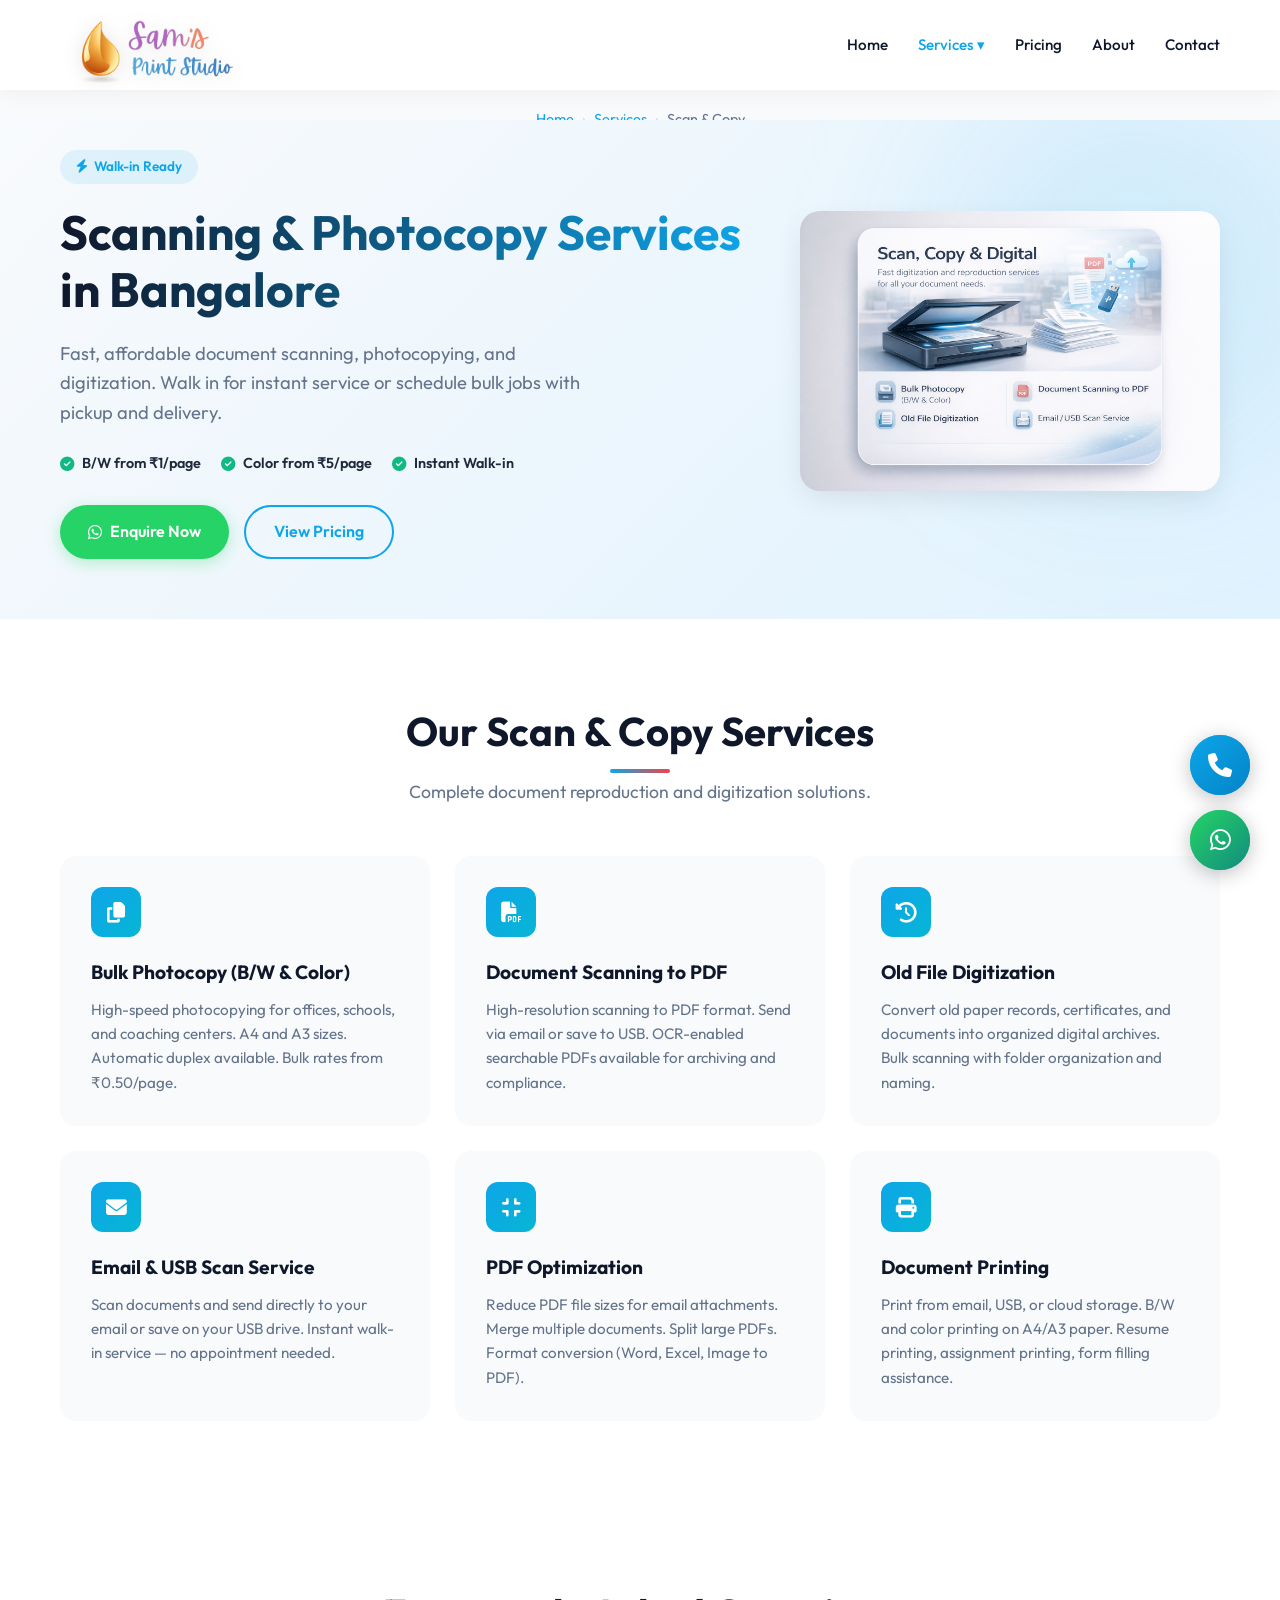
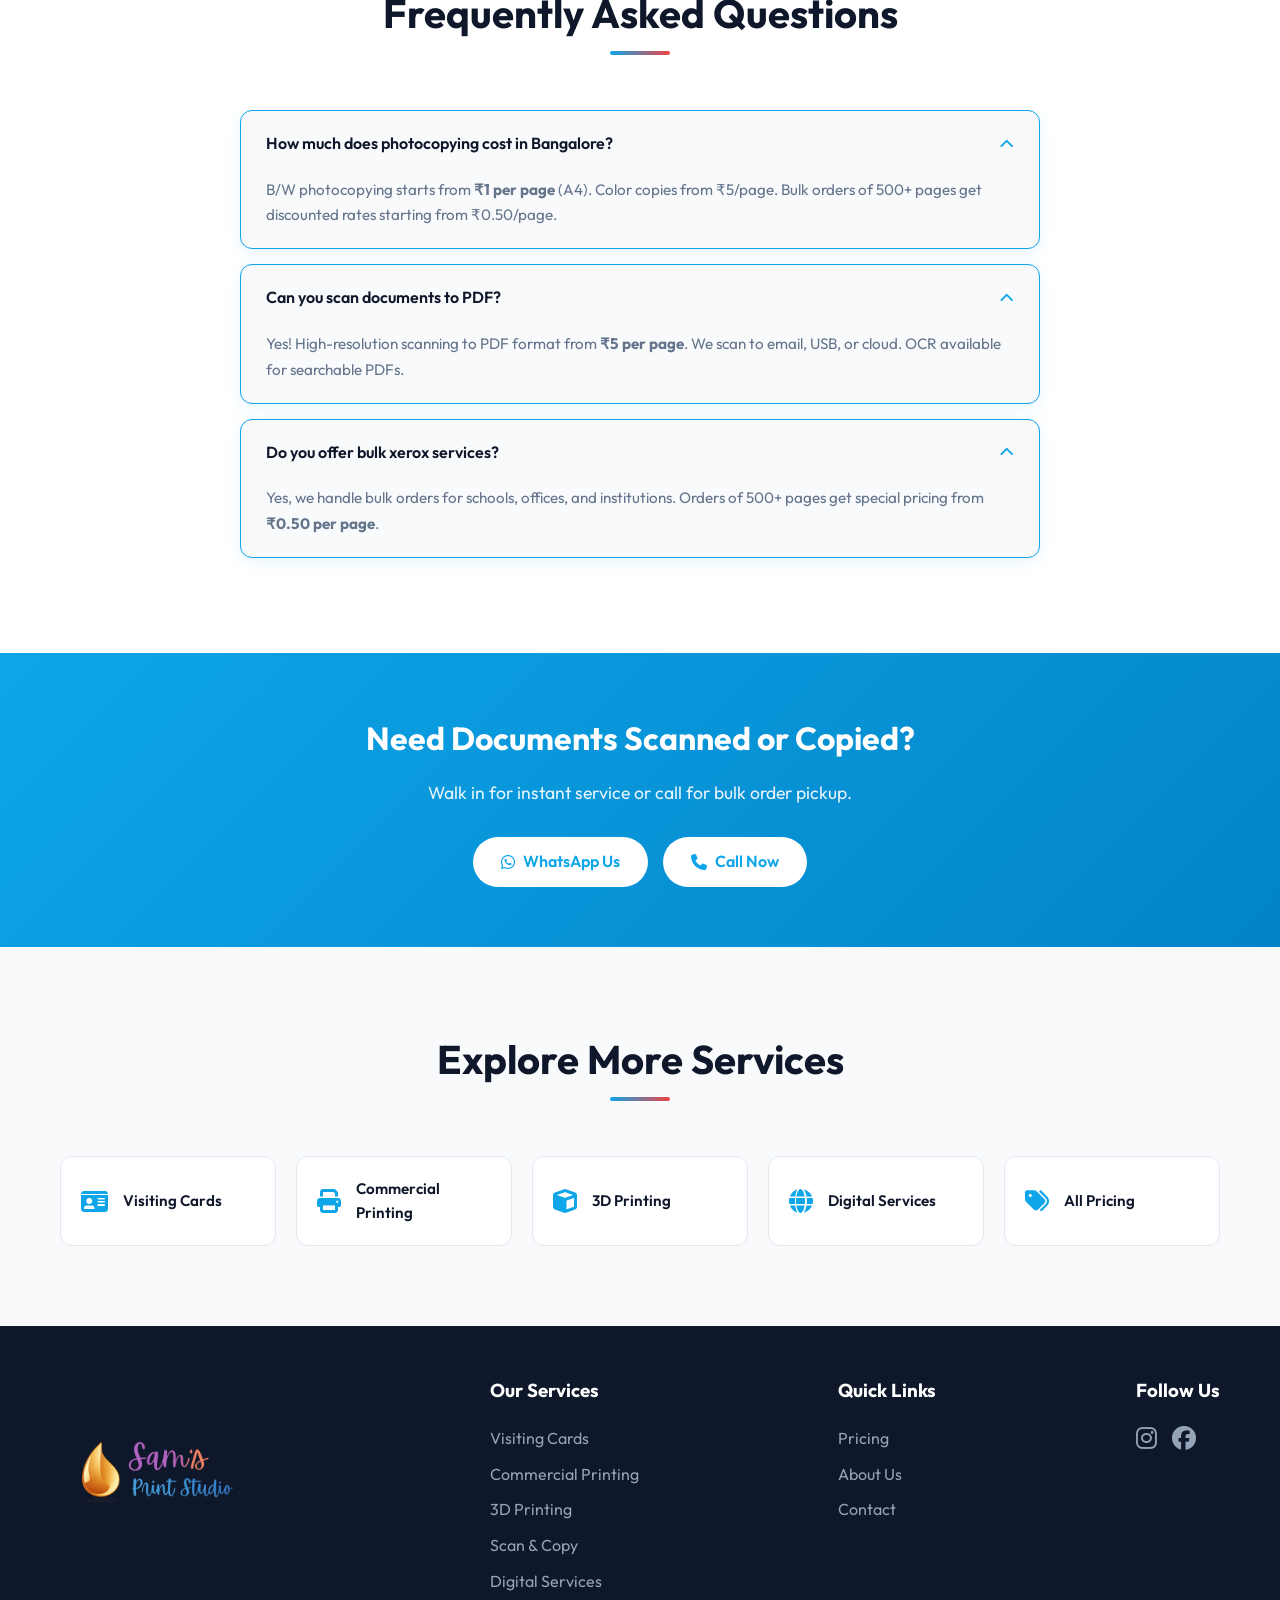
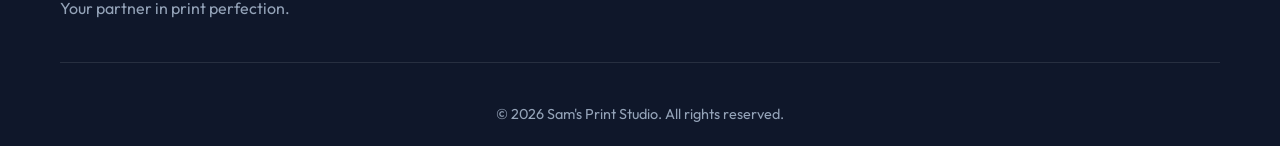
<file: scanning-services.html>
<!DOCTYPE html>
<html lang="en">
<head>
    <meta charset="UTF-8">
    <meta name="viewport" content="width=device-width, initial-scale=1.0">
    <meta name="description" content="Document scanning, photocopying, and digitization services in Bangalore. Bulk xerox, scan to PDF, old file digitization. Walk-in or delivery.">
    <meta name="keywords" content="document scanning Bangalore, bulk photocopy near me, xerox service Bangalore, scan to PDF service, document digitization, photocopy shop near me">
    <title>Scanning & Photocopy Services in Bangalore | Bulk Xerox | Sam's Print Studio</title>
    <link rel="canonical" href="https://samsprintstudio.com/scanning-services.html">
    <link rel="preconnect" href="https://fonts.googleapis.com">
    <link rel="preconnect" href="https://fonts.gstatic.com" crossorigin>
    <link href="https://fonts.googleapis.com/css2?family=Outfit:wght@300;400;500;600;700;800&display=swap" rel="stylesheet">
    <link rel="stylesheet" href="https://cdnjs.cloudflare.com/ajax/libs/font-awesome/6.4.0/css/all.min.css">
    <link rel="stylesheet" href="styles.css">

    <script type="application/ld+json">
    { "@context": "https://schema.org", "@type": "FAQPage", "mainEntity": [
        { "@type": "Question", "name": "How much does photocopying cost in Bangalore?", "acceptedAnswer": { "@type": "Answer", "text": "Black & white photocopying starts from ₹1 per page for A4 size. Color copies start from ₹5 per page. Bulk orders of 500+ pages get discounted rates. A3 size copies are available at ₹3 (B/W) and ₹10 (color) per page." } },
        { "@type": "Question", "name": "Can you scan documents to PDF?", "acceptedAnswer": { "@type": "Answer", "text": "Yes, we offer high-resolution document scanning to PDF format. Single page scans start from ₹5. We can scan to email, USB drive, or cloud storage. OCR (text recognition) is available for searchable PDFs." } },
        { "@type": "Question", "name": "Do you offer bulk xerox services?", "acceptedAnswer": { "@type": "Answer", "text": "Yes, we handle bulk photocopying orders for schools, coaching centers, offices, and institutions. Orders of 500+ pages get special bulk pricing starting from ₹0.50 per page for B/W copies." } }
    ] }
    </script>
</head>
<body>
    <header><div class="container"><nav><a href="index.html" class="logo"><img src="logo.png" alt="Sam's Print Studio"></a><div class="nav-links" id="navLinks"><a href="index.html">Home</a><div class="nav-dropdown"><a href="index.html#services" class="active">Services ▾</a><div class="dropdown-menu"><a href="visiting-cards.html">Visiting Cards</a><a href="commercial-printing.html">Commercial Printing</a><a href="3d-printing.html">3D Printing</a><a href="scanning-services.html">Scan & Copy</a><a href="digital-services.html">Digital Services</a></div></div><a href="pricing.html">Pricing</a><a href="index.html#about">About</a><a href="index.html#contact">Contact</a></div><div class="mobile-toggle" id="mobileMenuBtn"><i class="fa-solid fa-bars"></i></div></nav></div></header>

    <nav class="breadcrumb" aria-label="Breadcrumb"><div class="container"><ol class="breadcrumb-list" itemscope itemtype="https://schema.org/BreadcrumbList"><li itemprop="itemListElement" itemscope itemtype="https://schema.org/ListItem"><a itemprop="item" href="index.html"><span itemprop="name">Home</span></a><meta itemprop="position" content="1"></li><li itemprop="itemListElement" itemscope itemtype="https://schema.org/ListItem"><a itemprop="item" href="index.html#services"><span itemprop="name">Services</span></a><meta itemprop="position" content="2"></li><li itemprop="itemListElement" itemscope itemtype="https://schema.org/ListItem"><span itemprop="name">Scan & Copy</span><meta itemprop="position" content="3"></li></ol></div></nav>

    <section class="page-hero">
        <div class="container">
            <div class="page-hero-content">
                <div class="page-hero-text">
                    <span class="badge"><i class="fa-solid fa-bolt"></i> Walk-in Ready</span>
                    <h1>Scanning & Photocopy Services in Bangalore</h1>
                    <p>Fast, affordable document scanning, photocopying, and digitization. Walk in for instant service or schedule bulk jobs with pickup and delivery.</p>
                    <div class="hero-features">
                        <div class="hero-feature"><i class="fa-solid fa-check-circle"></i> B/W from ₹1/page</div>
                        <div class="hero-feature"><i class="fa-solid fa-check-circle"></i> Color from ₹5/page</div>
                        <div class="hero-feature"><i class="fa-solid fa-check-circle"></i> Instant Walk-in</div>
                    </div>
                    <div class="hero-buttons">
                        <a href="https://wa.me/919663990894?text=Hi!%20I%20need%20scanning/photocopy%20service." class="btn btn-whatsapp" target="_blank"><i class="fa-brands fa-whatsapp"></i> Enquire Now</a>
                        <a href="pricing.html" class="btn btn-outline">View Pricing</a>
                    </div>
                </div>
                <div class="page-hero-image">
                    <img src="images/scanner.png" alt="Document scanning and photocopy services Bangalore">
                </div>
            </div>
        </div>
    </section>

    <section class="section-padding service-detail">
        <div class="container">
            <div class="section-title reveal"><h2>Our Scan & Copy Services</h2><p>Complete document reproduction and digitization solutions.</p></div>
            <div class="service-detail-grid">
                <div class="detail-card reveal"><div class="card-icon"><i class="fa-solid fa-copy"></i></div><h3>Bulk Photocopy (B/W & Color)</h3><p>High-speed photocopying for offices, schools, and coaching centers. A4 and A3 sizes. Automatic duplex available. Bulk rates from ₹0.50/page.</p></div>
                <div class="detail-card reveal"><div class="card-icon"><i class="fa-solid fa-file-pdf"></i></div><h3>Document Scanning to PDF</h3><p>High-resolution scanning to PDF format. Send via email or save to USB. OCR-enabled searchable PDFs available for archiving and compliance.</p></div>
                <div class="detail-card reveal"><div class="card-icon"><i class="fa-solid fa-clock-rotate-left"></i></div><h3>Old File Digitization</h3><p>Convert old paper records, certificates, and documents into organized digital archives. Bulk scanning with folder organization and naming.</p></div>
                <div class="detail-card reveal"><div class="card-icon"><i class="fa-solid fa-envelope"></i></div><h3>Email & USB Scan Service</h3><p>Scan documents and send directly to your email or save on your USB drive. Instant walk-in service — no appointment needed.</p></div>
                <div class="detail-card reveal"><div class="card-icon"><i class="fa-solid fa-compress"></i></div><h3>PDF Optimization</h3><p>Reduce PDF file sizes for email attachments. Merge multiple documents. Split large PDFs. Format conversion (Word, Excel, Image to PDF).</p></div>
                <div class="detail-card reveal"><div class="card-icon"><i class="fa-solid fa-print"></i></div><h3>Document Printing</h3><p>Print from email, USB, or cloud storage. B/W and color printing on A4/A3 paper. Resume printing, assignment printing, form filling assistance.</p></div>
            </div>
        </div>
    </section>

    <section class="section-padding faq-section" id="faq">
        <div class="container">
            <div class="section-title reveal"><h2>Frequently Asked Questions</h2></div>
            <div class="faq-list">
                <div class="faq-item reveal"><div class="faq-question" onclick="toggleFaq(this)"><span>How much does photocopying cost in Bangalore?</span><i class="fa-solid fa-chevron-down"></i></div><div class="faq-answer"><div class="faq-answer-content">B/W photocopying starts from <strong>₹1 per page</strong> (A4). Color copies from ₹5/page. Bulk orders of 500+ pages get discounted rates starting from ₹0.50/page.</div></div></div>
                <div class="faq-item reveal"><div class="faq-question" onclick="toggleFaq(this)"><span>Can you scan documents to PDF?</span><i class="fa-solid fa-chevron-down"></i></div><div class="faq-answer"><div class="faq-answer-content">Yes! High-resolution scanning to PDF format from <strong>₹5 per page</strong>. We scan to email, USB, or cloud. OCR available for searchable PDFs.</div></div></div>
                <div class="faq-item reveal"><div class="faq-question" onclick="toggleFaq(this)"><span>Do you offer bulk xerox services?</span><i class="fa-solid fa-chevron-down"></i></div><div class="faq-answer"><div class="faq-answer-content">Yes, we handle bulk orders for schools, offices, and institutions. Orders of 500+ pages get special pricing from <strong>₹0.50 per page</strong>.</div></div></div>
            </div>
        </div>
    </section>

    <section class="cta-banner"><div class="container"><h2>Need Documents Scanned or Copied?</h2><p>Walk in for instant service or call for bulk order pickup.</p><div class="cta-buttons"><a href="https://wa.me/919663990894" class="btn-white" target="_blank"><i class="fa-brands fa-whatsapp"></i> WhatsApp Us</a><a href="tel:+919663990894" class="btn-white"><i class="fa-solid fa-phone"></i> Call Now</a></div></div></section>

    <section class="section-padding other-services"><div class="container"><div class="section-title reveal"><h2>Explore More Services</h2></div><div class="other-services-grid"><a href="visiting-cards.html" class="other-service-link reveal"><i class="fa-solid fa-id-card"></i><span>Visiting Cards</span></a><a href="commercial-printing.html" class="other-service-link reveal"><i class="fa-solid fa-print"></i><span>Commercial Printing</span></a><a href="3d-printing.html" class="other-service-link reveal"><i class="fa-solid fa-cube"></i><span>3D Printing</span></a><a href="digital-services.html" class="other-service-link reveal"><i class="fa-solid fa-globe"></i><span>Digital Services</span></a><a href="pricing.html" class="other-service-link reveal"><i class="fa-solid fa-tags"></i><span>All Pricing</span></a></div></div></section>

    <footer><div class="container"><div class="footer-content"><div class="footer-brand"><img src="logo.png" alt="Sam's Print Studio" class="footer-logo"><p style="margin-top:20px;">Your partner in print perfection.</p></div><div class="footer-links"><h3>Our Services</h3><ul><li><a href="visiting-cards.html">Visiting Cards</a></li><li><a href="commercial-printing.html">Commercial Printing</a></li><li><a href="3d-printing.html">3D Printing</a></li><li><a href="scanning-services.html">Scan & Copy</a></li><li><a href="digital-services.html">Digital Services</a></li></ul></div><div class="footer-links"><h3>Quick Links</h3><ul><li><a href="pricing.html">Pricing</a></li><li><a href="index.html#about">About Us</a></li><li><a href="index.html#contact">Contact</a></li></ul></div><div class="footer-links"><h3>Follow Us</h3><ul style="display:flex;gap:15px;"><li><a href="https://www.instagram.com/samsprintstudio2026/" target="_blank"><i class="fa-brands fa-instagram" style="font-size:1.5rem;"></i></a></li><li><a href="https://www.facebook.com/profile.php?id=61586824322699" target="_blank"><i class="fa-brands fa-facebook" style="font-size:1.5rem;"></i></a></li></ul></div></div><div class="copyright"><p>&copy; 2026 Sam's Print Studio. All rights reserved.</p></div></div></footer>
    <div class="floating-widget"><a href="tel:+919663990894" class="floating-btn call"><span class="tooltip">Call Us</span><i class="fa-solid fa-phone"></i></a><a href="https://wa.me/919663990894" target="_blank" class="floating-btn whatsapp"><span class="tooltip">WhatsApp</span><i class="fa-brands fa-whatsapp"></i></a></div>

    <script>
        const mobileBtn = document.getElementById('mobileMenuBtn'); const navLinks = document.getElementById('navLinks');
        mobileBtn.addEventListener('click', () => { navLinks.classList.toggle('active'); const i = mobileBtn.querySelector('i'); i.classList.toggle('fa-bars'); i.classList.toggle('fa-xmark'); });
        function toggleFaq(el) { const item = el.parentElement; const active = item.classList.contains('active'); document.querySelectorAll('.faq-item').forEach(i => i.classList.remove('active')); if (!active) item.classList.add('active'); }
        function reveal() { document.querySelectorAll('.reveal').forEach(el => { if (el.getBoundingClientRect().top < window.innerHeight - 150) el.classList.add('active'); }); }
        window.addEventListener('scroll', reveal); reveal();
    </script>
</body>
</html>
</file>
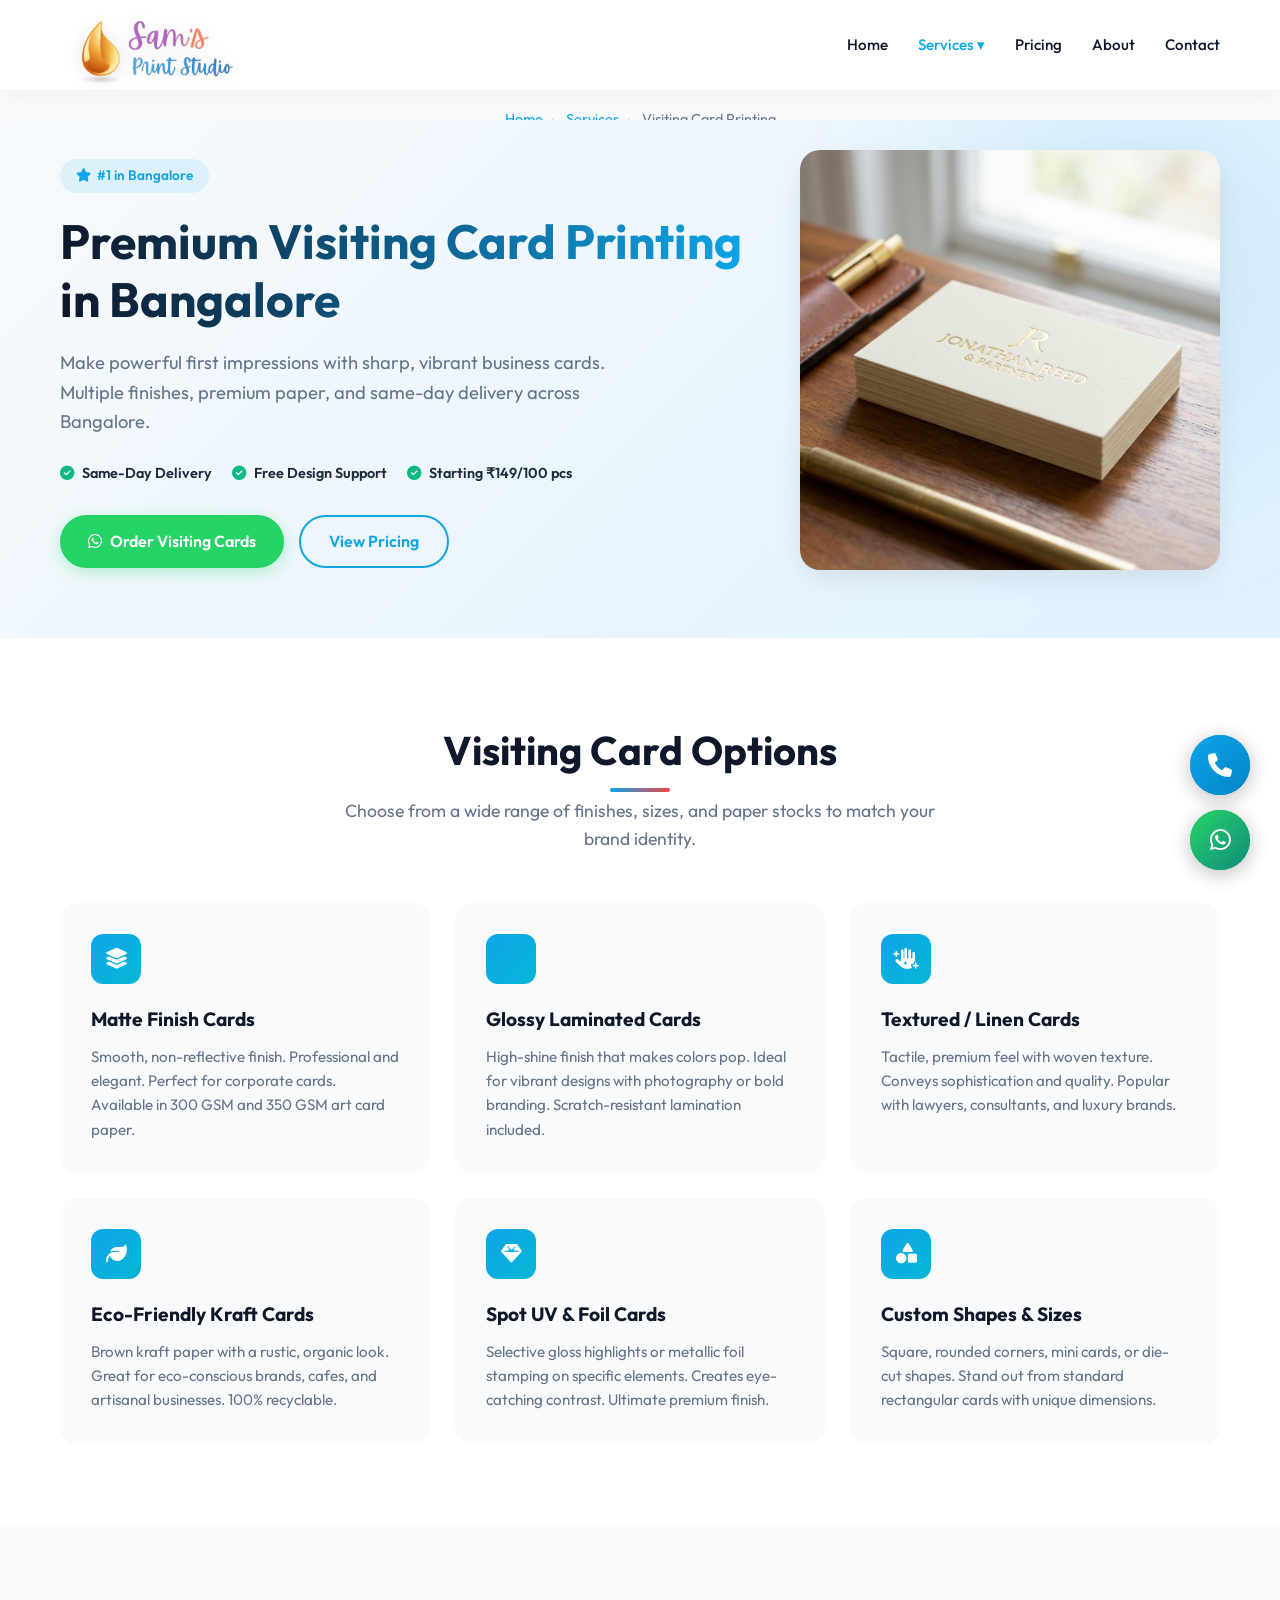
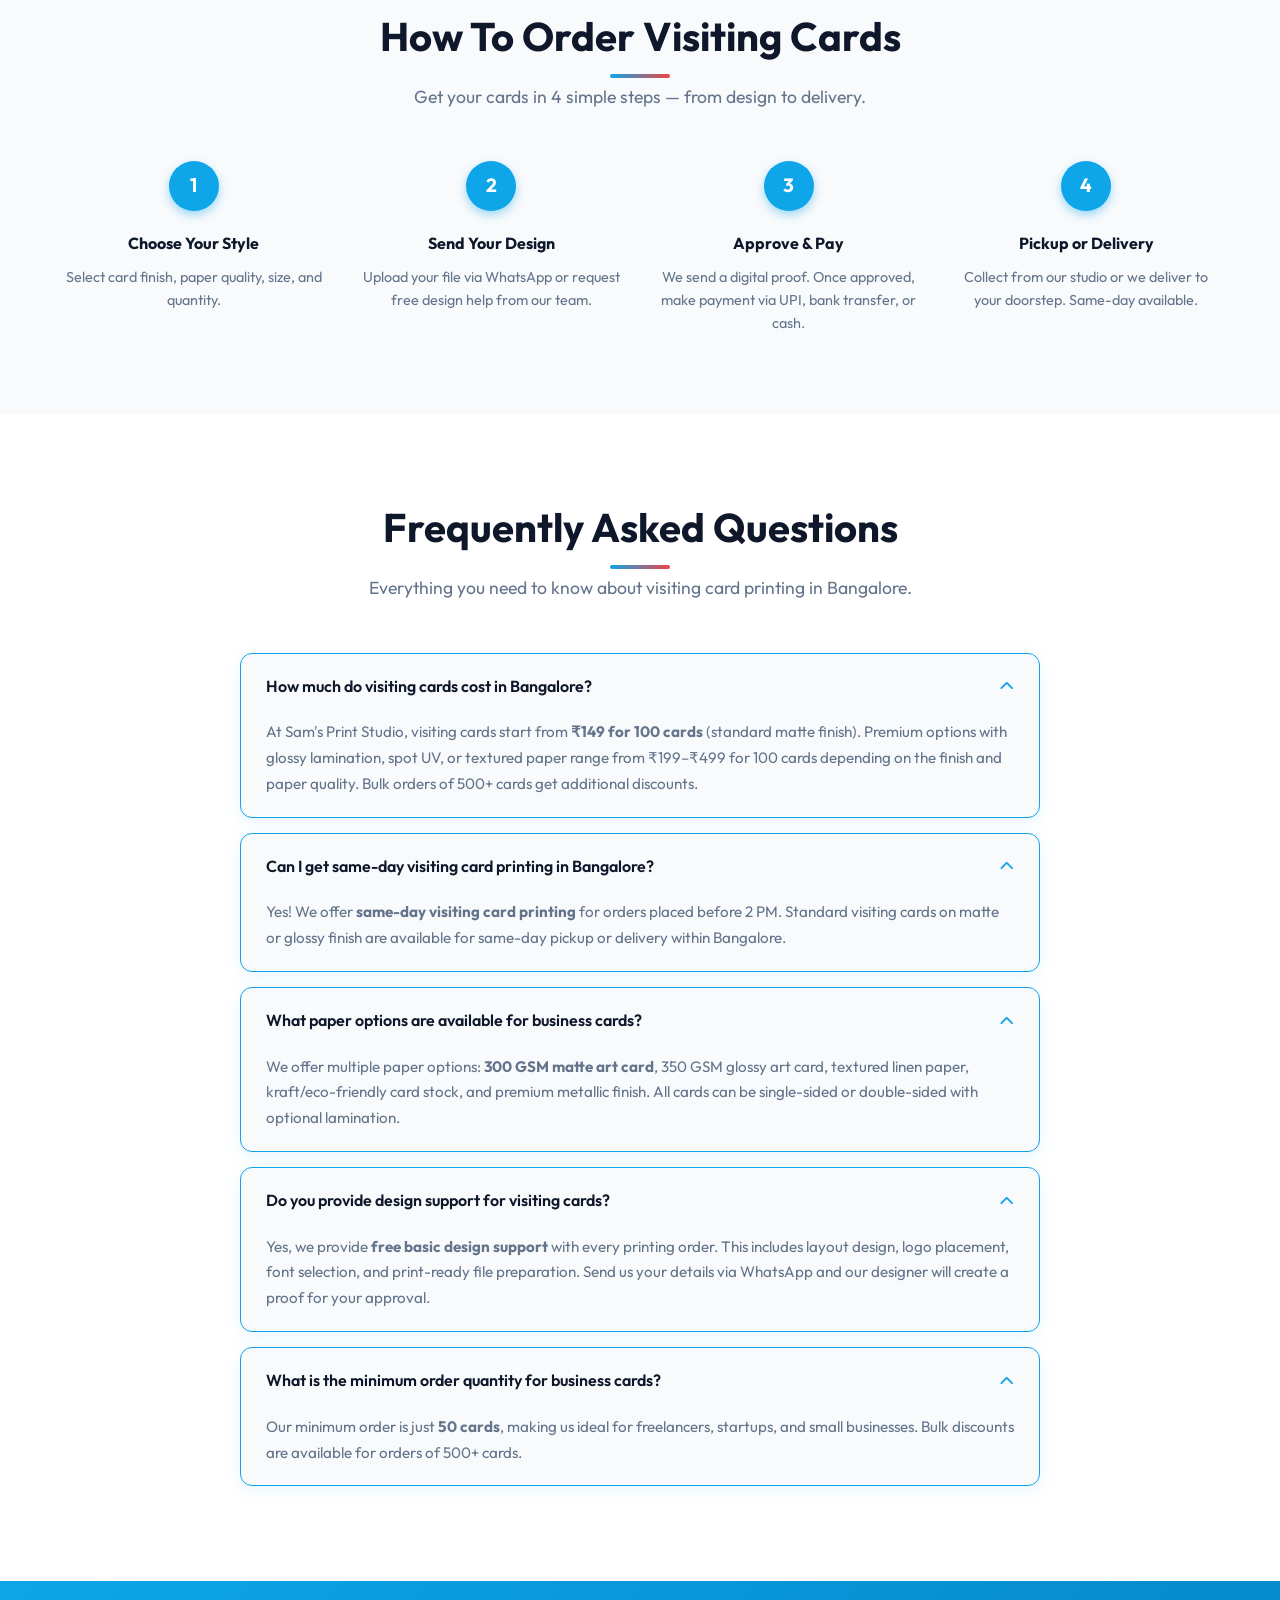
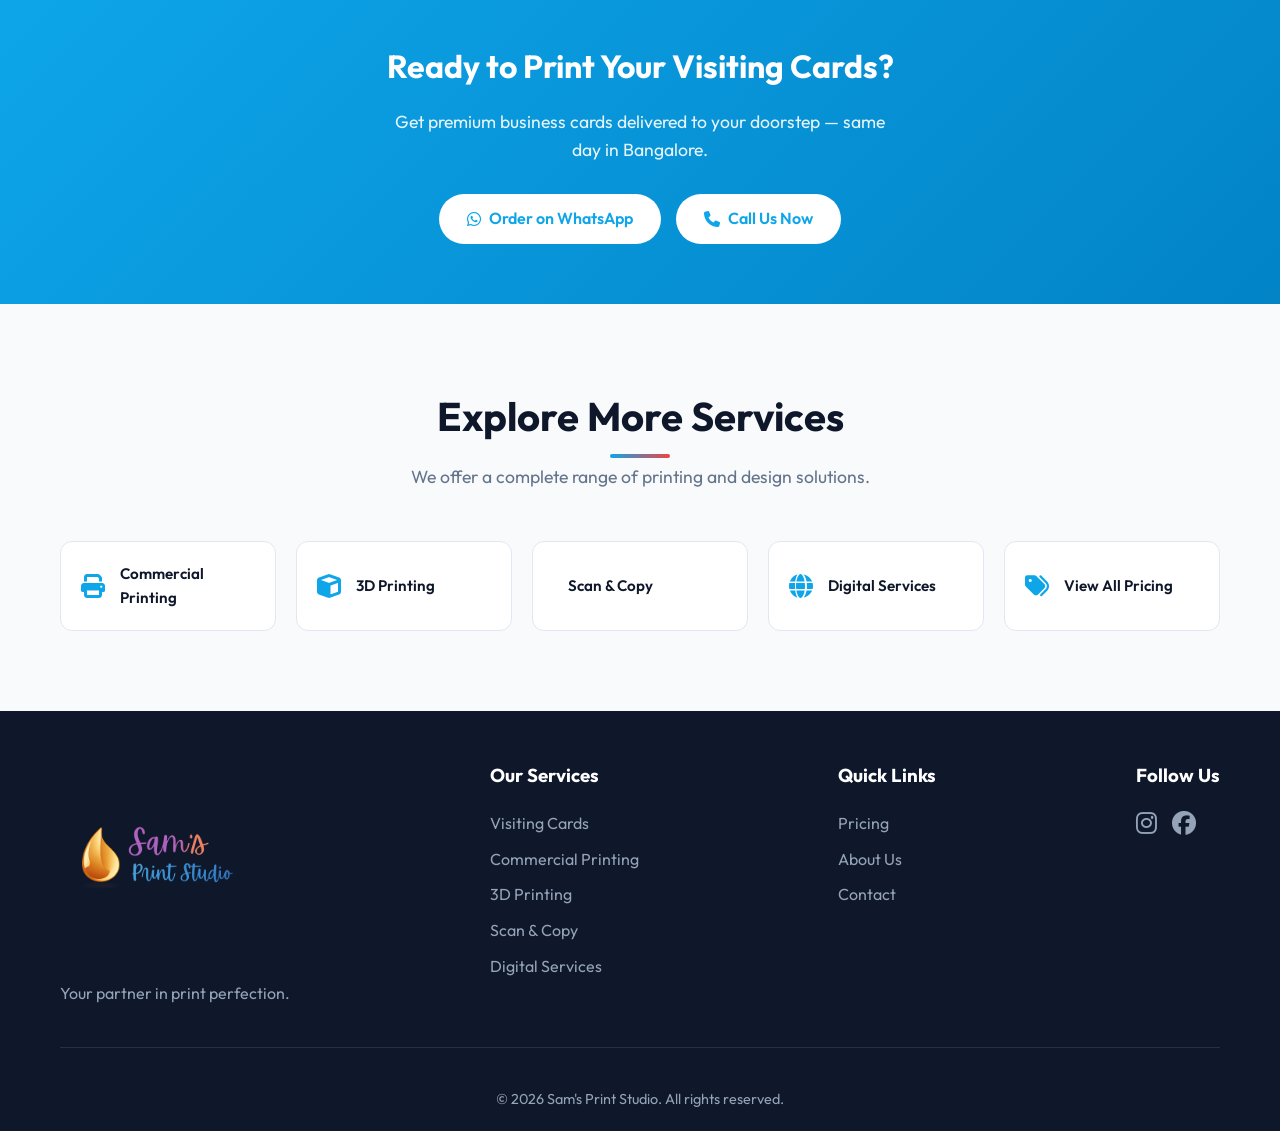
<file: visiting-cards.html>
<!DOCTYPE html>
<html lang="en">
<head>
    <meta charset="UTF-8">
    <meta name="viewport" content="width=device-width, initial-scale=1.0">
    <meta name="description" content="Premium visiting card printing in Bangalore. 100 cards from ₹149. Matte, glossy, textured finishes. Same-day delivery. Free design support. Order via WhatsApp.">
    <meta name="keywords" content="visiting card printing Bangalore, business card printing near me, premium visiting cards, same day visiting card printing, custom business cards Bangalore">
    <meta name="author" content="Sam's Print Studio">
    <title>Visiting Card Printing in Bangalore | Same-Day Delivery | Sam's Print Studio</title>
    <link rel="canonical" href="https://samsprintstudio.com/visiting-cards.html">

    <link rel="preconnect" href="https://fonts.googleapis.com">
    <link rel="preconnect" href="https://fonts.gstatic.com" crossorigin>
    <link href="https://fonts.googleapis.com/css2?family=Outfit:wght@300;400;500;600;700;800&display=swap" rel="stylesheet">
    <link rel="stylesheet" href="https://cdnjs.cloudflare.com/ajax/libs/font-awesome/6.4.0/css/all.min.css">
    <link rel="stylesheet" href="styles.css">

    <!-- Schema: LocalBusiness -->
    <script type="application/ld+json">
    {
        "@context": "https://schema.org",
        "@type": "LocalBusiness",
        "name": "Sam's Print Studio",
        "description": "Professional visiting card and business card printing in Bangalore with same-day delivery and free design support.",
        "url": "https://samsprintstudio.com",
        "telephone": "+91-9663990894",
        "email": "samsprintstudio@gmail.com",
        "address": {
            "@type": "PostalAddress",
            "addressLocality": "Bangalore",
            "addressRegion": "Karnataka",
            "addressCountry": "IN"
        },
        "openingHours": "Mo-Sa 09:30-19:30",
        "priceRange": "₹"
    }
    </script>

    <!-- Schema: Product -->
    <script type="application/ld+json">
    {
        "@context": "https://schema.org",
        "@type": "Product",
        "name": "Premium Visiting Cards",
        "description": "High-quality visiting card printing with matte, glossy, and textured options. Starting from ₹149 for 100 cards.",
        "brand": { "@type": "Brand", "name": "Sam's Print Studio" },
        "offers": {
            "@type": "Offer",
            "priceCurrency": "INR",
            "price": "149",
            "priceValidUntil": "2027-12-31",
            "availability": "https://schema.org/InStock",
            "url": "https://samsprintstudio.com/visiting-cards.html"
        }
    }
    </script>

    <!-- Schema: FAQ -->
    <script type="application/ld+json">
    {
        "@context": "https://schema.org",
        "@type": "FAQPage",
        "mainEntity": [
            {
                "@type": "Question",
                "name": "How much do visiting cards cost in Bangalore?",
                "acceptedAnswer": {
                    "@type": "Answer",
                    "text": "At Sam's Print Studio, visiting cards start from ₹149 for 100 cards (standard matte finish). Premium options with glossy lamination, spot UV, or textured paper range from ₹199–₹499 for 100 cards depending on the finish and paper quality."
                }
            },
            {
                "@type": "Question",
                "name": "Can I get same-day visiting card printing in Bangalore?",
                "acceptedAnswer": {
                    "@type": "Answer",
                    "text": "Yes! Sam's Print Studio offers same-day visiting card printing for orders placed before 2 PM. Standard visiting cards on matte or glossy finish are available for same-day pickup or delivery within Bangalore."
                }
            },
            {
                "@type": "Question",
                "name": "What paper options are available for business cards?",
                "acceptedAnswer": {
                    "@type": "Answer",
                    "text": "We offer multiple paper options: 300 GSM matte art card, 350 GSM glossy art card, textured linen paper, kraft/eco-friendly card stock, and premium metallic finish. All cards can be single-sided or double-sided with optional lamination."
                }
            },
            {
                "@type": "Question",
                "name": "Do you provide design support for visiting cards?",
                "acceptedAnswer": {
                    "@type": "Answer",
                    "text": "Yes, we provide free basic design support with every printing order. This includes layout design, logo placement, font selection, and print-ready file preparation. Send us your details via WhatsApp and our designer will create a proof for your approval."
                }
            },
            {
                "@type": "Question",
                "name": "What is the minimum order quantity for business cards?",
                "acceptedAnswer": {
                    "@type": "Answer",
                    "text": "Our minimum order is just 50 cards, making us ideal for freelancers, startups, and small businesses. Bulk discounts are available for orders of 500+ cards."
                }
            }
        ]
    }
    </script>
</head>
<body>

    <!-- Header -->
    <header>
        <div class="container">
            <nav>
                <a href="index.html" class="logo">
                    <img src="logo.png" alt="Sam's Print Studio">
                </a>
                <div class="nav-links" id="navLinks">
                    <a href="index.html">Home</a>
                    <div class="nav-dropdown">
                        <a href="index.html#services" class="active">Services ▾</a>
                        <div class="dropdown-menu">
                            <a href="visiting-cards.html">Visiting Cards</a>
                            <a href="commercial-printing.html">Commercial Printing</a>
                            <a href="3d-printing.html">3D Printing</a>
                            <a href="scanning-services.html">Scan & Copy</a>
                            <a href="digital-services.html">Digital Services</a>
                        </div>
                    </div>
                    <a href="pricing.html">Pricing</a>
                    <a href="index.html#about">About</a>
                    <a href="index.html#contact">Contact</a>
                </div>
                <div class="mobile-toggle" id="mobileMenuBtn">
                    <i class="fa-solid fa-bars"></i>
                </div>
            </nav>
        </div>
    </header>

    <!-- Breadcrumb -->
    <nav class="breadcrumb" aria-label="Breadcrumb">
        <div class="container">
            <ol class="breadcrumb-list" itemscope itemtype="https://schema.org/BreadcrumbList">
                <li itemprop="itemListElement" itemscope itemtype="https://schema.org/ListItem">
                    <a itemprop="item" href="index.html"><span itemprop="name">Home</span></a>
                    <meta itemprop="position" content="1">
                </li>
                <li itemprop="itemListElement" itemscope itemtype="https://schema.org/ListItem">
                    <a itemprop="item" href="index.html#services"><span itemprop="name">Services</span></a>
                    <meta itemprop="position" content="2">
                </li>
                <li itemprop="itemListElement" itemscope itemtype="https://schema.org/ListItem">
                    <span itemprop="name">Visiting Card Printing</span>
                    <meta itemprop="position" content="3">
                </li>
            </ol>
        </div>
    </nav>

    <!-- Page Hero -->
    <section class="page-hero">
        <div class="container">
            <div class="page-hero-content">
                <div class="page-hero-text">
                    <span class="badge"><i class="fa-solid fa-star"></i> #1 in Bangalore</span>
                    <h1>Premium Visiting Card Printing in Bangalore</h1>
                    <p>Make powerful first impressions with sharp, vibrant business cards. Multiple finishes, premium paper, and same-day delivery across Bangalore.</p>
                    <div class="hero-features">
                        <div class="hero-feature"><i class="fa-solid fa-check-circle"></i> Same-Day Delivery</div>
                        <div class="hero-feature"><i class="fa-solid fa-check-circle"></i> Free Design Support</div>
                        <div class="hero-feature"><i class="fa-solid fa-check-circle"></i> Starting ₹149/100 pcs</div>
                    </div>
                    <div class="hero-buttons">
                        <a href="https://wa.me/919663990894?text=Hi!%20I%20need%20visiting%20cards%20printed." class="btn btn-whatsapp" target="_blank">
                            <i class="fa-brands fa-whatsapp"></i> Order Visiting Cards
                        </a>
                        <a href="pricing.html" class="btn btn-outline">View Pricing</a>
                    </div>
                </div>
                <div class="page-hero-image">
                    <img src="images/visiting-cards.png" alt="Premium visiting card printing in Bangalore - Sam's Print Studio">
                </div>
            </div>
        </div>
    </section>

    <!-- Card Options -->
    <section class="section-padding service-detail" id="options">
        <div class="container">
            <div class="section-title reveal">
                <h2>Visiting Card Options</h2>
                <p>Choose from a wide range of finishes, sizes, and paper stocks to match your brand identity.</p>
            </div>
            <div class="service-detail-grid">
                <div class="detail-card reveal">
                    <div class="card-icon"><i class="fa-solid fa-layer-group"></i></div>
                    <h3>Matte Finish Cards</h3>
                    <p>Smooth, non-reflective finish. Professional and elegant. Perfect for corporate cards. Available in 300 GSM and 350 GSM art card paper.</p>
                </div>
                <div class="detail-card reveal">
                    <div class="card-icon"><i class="fa-solid fa-sparkles"></i></div>
                    <h3>Glossy Laminated Cards</h3>
                    <p>High-shine finish that makes colors pop. Ideal for vibrant designs with photography or bold branding. Scratch-resistant lamination included.</p>
                </div>
                <div class="detail-card reveal">
                    <div class="card-icon"><i class="fa-solid fa-hand-sparkles"></i></div>
                    <h3>Textured / Linen Cards</h3>
                    <p>Tactile, premium feel with woven texture. Conveys sophistication and quality. Popular with lawyers, consultants, and luxury brands.</p>
                </div>
                <div class="detail-card reveal">
                    <div class="card-icon"><i class="fa-solid fa-leaf"></i></div>
                    <h3>Eco-Friendly Kraft Cards</h3>
                    <p>Brown kraft paper with a rustic, organic look. Great for eco-conscious brands, cafes, and artisanal businesses. 100% recyclable.</p>
                </div>
                <div class="detail-card reveal">
                    <div class="card-icon"><i class="fa-solid fa-gem"></i></div>
                    <h3>Spot UV & Foil Cards</h3>
                    <p>Selective gloss highlights or metallic foil stamping on specific elements. Creates eye-catching contrast. Ultimate premium finish.</p>
                </div>
                <div class="detail-card reveal">
                    <div class="card-icon"><i class="fa-solid fa-shapes"></i></div>
                    <h3>Custom Shapes & Sizes</h3>
                    <p>Square, rounded corners, mini cards, or die-cut shapes. Stand out from standard rectangular cards with unique dimensions.</p>
                </div>
            </div>
        </div>
    </section>

    <!-- How It Works -->
    <section class="section-padding process-section">
        <div class="container">
            <div class="section-title reveal">
                <h2>How To Order Visiting Cards</h2>
                <p>Get your cards in 4 simple steps — from design to delivery.</p>
            </div>
            <div class="process-steps">
                <div class="process-step reveal">
                    <h4>Choose Your Style</h4>
                    <p>Select card finish, paper quality, size, and quantity.</p>
                </div>
                <div class="process-step reveal">
                    <h4>Send Your Design</h4>
                    <p>Upload your file via WhatsApp or request free design help from our team.</p>
                </div>
                <div class="process-step reveal">
                    <h4>Approve & Pay</h4>
                    <p>We send a digital proof. Once approved, make payment via UPI, bank transfer, or cash.</p>
                </div>
                <div class="process-step reveal">
                    <h4>Pickup or Delivery</h4>
                    <p>Collect from our studio or we deliver to your doorstep. Same-day available.</p>
                </div>
            </div>
        </div>
    </section>

    <!-- FAQ Section -->
    <section class="section-padding faq-section" id="faq">
        <div class="container">
            <div class="section-title reveal">
                <h2>Frequently Asked Questions</h2>
                <p>Everything you need to know about visiting card printing in Bangalore.</p>
            </div>
            <div class="faq-list">
                <div class="faq-item reveal">
                    <div class="faq-question" onclick="toggleFaq(this)">
                        <span>How much do visiting cards cost in Bangalore?</span>
                        <i class="fa-solid fa-chevron-down"></i>
                    </div>
                    <div class="faq-answer">
                        <div class="faq-answer-content">
                            At Sam's Print Studio, visiting cards start from <strong>₹149 for 100 cards</strong> (standard matte finish). Premium options with glossy lamination, spot UV, or textured paper range from ₹199–₹499 for 100 cards depending on the finish and paper quality. Bulk orders of 500+ cards get additional discounts.
                        </div>
                    </div>
                </div>
                <div class="faq-item reveal">
                    <div class="faq-question" onclick="toggleFaq(this)">
                        <span>Can I get same-day visiting card printing in Bangalore?</span>
                        <i class="fa-solid fa-chevron-down"></i>
                    </div>
                    <div class="faq-answer">
                        <div class="faq-answer-content">
                            Yes! We offer <strong>same-day visiting card printing</strong> for orders placed before 2 PM. Standard visiting cards on matte or glossy finish are available for same-day pickup or delivery within Bangalore.
                        </div>
                    </div>
                </div>
                <div class="faq-item reveal">
                    <div class="faq-question" onclick="toggleFaq(this)">
                        <span>What paper options are available for business cards?</span>
                        <i class="fa-solid fa-chevron-down"></i>
                    </div>
                    <div class="faq-answer">
                        <div class="faq-answer-content">
                            We offer multiple paper options: <strong>300 GSM matte art card</strong>, 350 GSM glossy art card, textured linen paper, kraft/eco-friendly card stock, and premium metallic finish. All cards can be single-sided or double-sided with optional lamination.
                        </div>
                    </div>
                </div>
                <div class="faq-item reveal">
                    <div class="faq-question" onclick="toggleFaq(this)">
                        <span>Do you provide design support for visiting cards?</span>
                        <i class="fa-solid fa-chevron-down"></i>
                    </div>
                    <div class="faq-answer">
                        <div class="faq-answer-content">
                            Yes, we provide <strong>free basic design support</strong> with every printing order. This includes layout design, logo placement, font selection, and print-ready file preparation. Send us your details via WhatsApp and our designer will create a proof for your approval.
                        </div>
                    </div>
                </div>
                <div class="faq-item reveal">
                    <div class="faq-question" onclick="toggleFaq(this)">
                        <span>What is the minimum order quantity for business cards?</span>
                        <i class="fa-solid fa-chevron-down"></i>
                    </div>
                    <div class="faq-answer">
                        <div class="faq-answer-content">
                            Our minimum order is just <strong>50 cards</strong>, making us ideal for freelancers, startups, and small businesses. Bulk discounts are available for orders of 500+ cards.
                        </div>
                    </div>
                </div>
            </div>
        </div>
    </section>

    <!-- CTA Banner -->
    <section class="cta-banner">
        <div class="container">
            <h2>Ready to Print Your Visiting Cards?</h2>
            <p>Get premium business cards delivered to your doorstep — same day in Bangalore.</p>
            <div class="cta-buttons">
                <a href="https://wa.me/919663990894?text=Hi!%20I'd%20like%20to%20order%20visiting%20cards." class="btn-white" target="_blank">
                    <i class="fa-brands fa-whatsapp"></i> Order on WhatsApp
                </a>
                <a href="tel:+919663990894" class="btn-white">
                    <i class="fa-solid fa-phone"></i> Call Us Now
                </a>
            </div>
        </div>
    </section>

    <!-- Other Services -->
    <section class="section-padding other-services">
        <div class="container">
            <div class="section-title reveal">
                <h2>Explore More Services</h2>
                <p>We offer a complete range of printing and design solutions.</p>
            </div>
            <div class="other-services-grid">
                <a href="commercial-printing.html" class="other-service-link reveal">
                    <i class="fa-solid fa-print"></i>
                    <span>Commercial Printing</span>
                </a>
                <a href="3d-printing.html" class="other-service-link reveal">
                    <i class="fa-solid fa-cube"></i>
                    <span>3D Printing</span>
                </a>
                <a href="scanning-services.html" class="other-service-link reveal">
                    <i class="fa-solid fa-scanner"></i>
                    <span>Scan & Copy</span>
                </a>
                <a href="digital-services.html" class="other-service-link reveal">
                    <i class="fa-solid fa-globe"></i>
                    <span>Digital Services</span>
                </a>
                <a href="pricing.html" class="other-service-link reveal">
                    <i class="fa-solid fa-tags"></i>
                    <span>View All Pricing</span>
                </a>
            </div>
        </div>
    </section>

    <!-- Footer -->
    <footer>
        <div class="container">
            <div class="footer-content">
                <div class="footer-brand">
                    <img src="logo.png" alt="Sam's Print Studio" class="footer-logo">
                    <p style="margin-top: 20px;">Your partner in print perfection.</p>
                </div>
                <div class="footer-links">
                    <h3>Our Services</h3>
                    <ul>
                        <li><a href="visiting-cards.html">Visiting Cards</a></li>
                        <li><a href="commercial-printing.html">Commercial Printing</a></li>
                        <li><a href="3d-printing.html">3D Printing</a></li>
                        <li><a href="scanning-services.html">Scan & Copy</a></li>
                        <li><a href="digital-services.html">Digital Services</a></li>
                    </ul>
                </div>
                <div class="footer-links">
                    <h3>Quick Links</h3>
                    <ul>
                        <li><a href="pricing.html">Pricing</a></li>
                        <li><a href="index.html#about">About Us</a></li>
                        <li><a href="index.html#contact">Contact</a></li>
                    </ul>
                </div>
                <div class="footer-links">
                    <h3>Follow Us</h3>
                    <ul style="display: flex; gap: 15px;">
                        <li><a href="https://www.instagram.com/samsprintstudio2026/" target="_blank"><i class="fa-brands fa-instagram" style="font-size: 1.5rem;"></i></a></li>
                        <li><a href="https://www.facebook.com/profile.php?id=61586824322699" target="_blank"><i class="fa-brands fa-facebook" style="font-size: 1.5rem;"></i></a></li>
                    </ul>
                </div>
            </div>
            <div class="copyright">
                <p>&copy; 2026 Sam's Print Studio. All rights reserved.</p>
            </div>
        </div>
    </footer>

    <!-- Floating Widget -->
    <div class="floating-widget">
        <a href="tel:+919663990894" class="floating-btn call">
            <span class="tooltip">Call Us</span>
            <i class="fa-solid fa-phone"></i>
        </a>
        <a href="https://wa.me/919663990894" target="_blank" class="floating-btn whatsapp">
            <span class="tooltip">WhatsApp</span>
            <i class="fa-brands fa-whatsapp"></i>
        </a>
    </div>

    <script>
        // Mobile menu
        const mobileBtn = document.getElementById('mobileMenuBtn');
        const navLinks = document.getElementById('navLinks');
        mobileBtn.addEventListener('click', () => {
            navLinks.classList.toggle('active');
            const icon = mobileBtn.querySelector('i');
            icon.classList.toggle('fa-bars');
            icon.classList.toggle('fa-xmark');
        });

        // FAQ toggle
        function toggleFaq(element) {
            const item = element.parentElement;
            const isActive = item.classList.contains('active');
            document.querySelectorAll('.faq-item').forEach(i => i.classList.remove('active'));
            if (!isActive) item.classList.add('active');
        }

        // Scroll reveal
        function reveal() {
            document.querySelectorAll('.reveal').forEach(el => {
                if (el.getBoundingClientRect().top < window.innerHeight - 150) {
                    el.classList.add('active');
                }
            });
        }
        window.addEventListener('scroll', reveal);
        reveal();
    </script>
</body>
</html>
</file>
<file: styles.css>
/* ==========================================
   SAM'S PRINT STUDIO — Global Stylesheet
   ========================================== */

:root {
    --primary: #0f172a;
    --accent: #0ea5e9;
    --accent-hot: #ef4444;
    --accent-green: #10b981;
    --text-dark: #1e293b;
    --text-light: #64748b;
    --bg-light: #f8fafc;
    --bg-white: #ffffff;
    --card-shadow: 0 10px 30px -5px rgba(0, 0, 0, 0.1);
    --transition: all 0.3s ease;
    --gradient-primary: linear-gradient(135deg, #0f172a 0%, #1e3a5f 100%);
    --gradient-accent: linear-gradient(135deg, #0ea5e9 0%, #06b6d4 100%);
}

* {
    margin: 0;
    padding: 0;
    box-sizing: border-box;
    font-family: 'Outfit', sans-serif;
    scroll-behavior: smooth;
}

body {
    background-color: var(--bg-light);
    color: var(--text-dark);
    line-height: 1.6;
    overflow-x: hidden;
}

a { text-decoration: none; color: inherit; }
ul { list-style: none; }

/* ==========================================
   UTILITIES
   ========================================== */
.container {
    max-width: 1200px;
    margin: 0 auto;
    padding: 0 20px;
}

.section-padding { padding: 80px 0; }

.section-title {
    text-align: center;
    margin-bottom: 50px;
}

.section-title h2 {
    font-size: 2.5rem;
    font-weight: 700;
    color: var(--primary);
    margin-bottom: 15px;
    position: relative;
    display: inline-block;
}

.section-title h2::after {
    content: '';
    position: absolute;
    bottom: -10px;
    left: 50%;
    transform: translateX(-50%);
    width: 60px;
    height: 4px;
    background: linear-gradient(90deg, var(--accent), var(--accent-hot));
    border-radius: 2px;
}

.section-title p {
    color: var(--text-light);
    font-size: 1.1rem;
    max-width: 600px;
    margin: 0 auto;
}

/* Buttons */
.btn {
    display: inline-block;
    padding: 12px 28px;
    border-radius: 50px;
    font-weight: 600;
    cursor: pointer;
    transition: var(--transition);
    border: none;
    font-size: 1rem;
}

.btn-primary {
    background: var(--accent);
    color: white;
    box-shadow: 0 4px 15px rgba(14, 165, 233, 0.3);
}

.btn-primary:hover {
    transform: translateY(-2px);
    box-shadow: 0 8px 25px rgba(14, 165, 233, 0.4);
    background: #0284c7;
}

.btn-whatsapp {
    background: #25D366;
    color: white;
    box-shadow: 0 4px 15px rgba(37, 211, 102, 0.3);
    display: inline-flex;
    align-items: center;
    gap: 8px;
}

.btn-whatsapp:hover {
    transform: translateY(-2px);
    box-shadow: 0 8px 25px rgba(37, 211, 102, 0.4);
    background: #20bd5a;
}

.btn-outline {
    border: 2px solid var(--accent);
    color: var(--accent);
    background: transparent;
}

.btn-outline:hover {
    background: var(--accent);
    color: white;
}

.btn-dark {
    background: var(--primary);
    color: white;
    box-shadow: 0 4px 15px rgba(15, 23, 42, 0.3);
}

.btn-dark:hover {
    transform: translateY(-2px);
    box-shadow: 0 8px 25px rgba(15, 23, 42, 0.4);
    background: #1e293b;
}

/* ==========================================
   HEADER
   ========================================== */
header {
    background: rgba(255, 255, 255, 0.95);
    backdrop-filter: blur(10px);
    position: fixed;
    top: 0;
    width: 100%;
    z-index: 1000;
    box-shadow: 0 2px 20px rgba(0, 0, 0, 0.05);
    transition: var(--transition);
}

nav {
    display: flex;
    justify-content: space-between;
    align-items: center;
    height: 90px;
    position: relative;
}

.logo {
    display: flex;
    align-items: center;
    gap: 8px;
    position: relative;
    width: 300px;
    height: 200%;
}

.logo img {
    height: 200px;
    width: auto;
    position: absolute;
    top: 0;
    left: 0;
    filter: drop-shadow(0 2px 10px rgba(0, 0, 0, 0.1));
}

.nav-links {
    display: flex;
    gap: 30px;
    align-items: center;
}

.nav-links a {
    font-weight: 500;
    color: var(--primary);
    transition: var(--transition);
    font-size: 0.95rem;
}

.nav-links a:hover,
.nav-links a.active {
    color: var(--accent);
}

.nav-dropdown {
    position: relative;
}

.nav-dropdown .dropdown-menu {
    position: absolute;
    top: 100%;
    left: -20px;
    background: white;
    border-radius: 12px;
    box-shadow: 0 10px 40px rgba(0,0,0,0.12);
    padding: 12px 0;
    min-width: 220px;
    opacity: 0;
    visibility: hidden;
    transform: translateY(10px);
    transition: all 0.3s ease;
    z-index: 100;
}

.nav-dropdown:hover .dropdown-menu {
    opacity: 1;
    visibility: visible;
    transform: translateY(0);
}

.dropdown-menu a {
    display: block;
    padding: 10px 24px;
    font-size: 0.9rem;
    transition: all 0.2s ease;
}

.dropdown-menu a:hover {
    background: var(--bg-light);
    color: var(--accent);
    padding-left: 28px;
}

.mobile-toggle {
    display: none;
    font-size: 1.5rem;
    color: var(--primary);
    cursor: pointer;
}

/* ==========================================
   BREADCRUMBS
   ========================================== */
.breadcrumb {
    padding: 120px 0 0;
    background: var(--bg-light);
}

.breadcrumb-list {
    display: flex;
    align-items: center;
    gap: 8px;
    font-size: 0.9rem;
    color: var(--text-light);
    list-style: none;
    padding: 0;
}

.breadcrumb-list a {
    color: var(--accent);
    transition: var(--transition);
}

.breadcrumb-list a:hover {
    text-decoration: underline;
}

.breadcrumb-list li + li::before {
    content: '›';
    margin-right: 8px;
    color: #cbd5e1;
}

/* ==========================================
   PAGE HERO (Service Pages)
   ========================================== */
.page-hero {
    padding: 30px 0 60px;
    background: linear-gradient(135deg, #f8fafc 0%, #e0f2fe 100%);
    position: relative;
    overflow: hidden;
}

.page-hero::before {
    content: '';
    position: absolute;
    top: -50px;
    right: -50px;
    width: 400px;
    height: 400px;
    background: rgba(14, 165, 233, 0.1);
    border-radius: 50%;
    filter: blur(80px);
}

.page-hero-content {
    display: flex;
    align-items: center;
    gap: 50px;
    position: relative;
    z-index: 1;
}

.page-hero-text {
    flex: 1;
}

.page-hero-text .badge {
    display: inline-flex;
    align-items: center;
    gap: 6px;
    background: rgba(14, 165, 233, 0.1);
    color: var(--accent);
    padding: 6px 16px;
    border-radius: 20px;
    font-size: 0.85rem;
    font-weight: 600;
    margin-bottom: 20px;
}

.page-hero-text h1 {
    font-size: 3rem;
    line-height: 1.2;
    margin-bottom: 20px;
    background: linear-gradient(90deg, var(--primary), var(--accent));
    background-clip: text;
    -webkit-background-clip: text;
    -webkit-text-fill-color: transparent;
}

.page-hero-text p {
    font-size: 1.15rem;
    color: var(--text-light);
    margin-bottom: 25px;
    max-width: 550px;
}

.page-hero-text .hero-features {
    display: flex;
    gap: 20px;
    margin-bottom: 30px;
    flex-wrap: wrap;
}

.page-hero-text .hero-feature {
    display: flex;
    align-items: center;
    gap: 8px;
    font-size: 0.9rem;
    font-weight: 600;
    color: var(--text-dark);
}

.page-hero-text .hero-feature i {
    color: var(--accent-green);
}

.page-hero-image {
    flex: 0 0 420px;
}

.page-hero-image img {
    width: 100%;
    border-radius: 20px;
    box-shadow: var(--card-shadow);
}

/* ==========================================
   SERVICE DETAIL SECTIONS
   ========================================== */
.service-detail {
    background: var(--bg-white);
}

.service-detail-grid {
    display: grid;
    grid-template-columns: repeat(auto-fit, minmax(280px, 1fr));
    gap: 25px;
}

.detail-card {
    background: var(--bg-light);
    border-radius: 16px;
    padding: 30px;
    transition: var(--transition);
    border: 1px solid transparent;
}

.detail-card:hover {
    transform: translateY(-5px);
    box-shadow: var(--card-shadow);
    border-color: var(--accent);
    background: white;
}

.detail-card .card-icon {
    width: 50px;
    height: 50px;
    background: var(--gradient-accent);
    border-radius: 12px;
    display: flex;
    align-items: center;
    justify-content: center;
    color: white;
    font-size: 1.3rem;
    margin-bottom: 20px;
}

.detail-card h3 {
    font-size: 1.2rem;
    margin-bottom: 10px;
    color: var(--primary);
}

.detail-card p {
    color: var(--text-light);
    font-size: 0.95rem;
}

/* ==========================================
   PROCESS / STEPS
   ========================================== */
.process-section {
    background: var(--bg-light);
}

.process-steps {
    display: grid;
    grid-template-columns: repeat(auto-fit, minmax(220px, 1fr));
    gap: 30px;
    counter-reset: step;
}

.process-step {
    text-align: center;
    position: relative;
}

.process-step::before {
    counter-increment: step;
    content: counter(step);
    display: flex;
    align-items: center;
    justify-content: center;
    width: 50px;
    height: 50px;
    background: var(--accent);
    color: white;
    border-radius: 50%;
    font-size: 1.2rem;
    font-weight: 700;
    margin: 0 auto 20px;
    box-shadow: 0 4px 10px rgba(14, 165, 233, 0.4);
}

.process-step h4 {
    color: var(--primary);
    margin-bottom: 10px;
}

.process-step p {
    color: var(--text-light);
    font-size: 0.9rem;
}

/* ==========================================
   FAQ SECTION
   ========================================== */
.faq-section {
    background: var(--bg-white);
}

.faq-list {
    max-width: 800px;
    margin: 0 auto;
}

.faq-item {
    background: var(--bg-light);
    border-radius: 12px;
    margin-bottom: 15px;
    overflow: hidden;
    border: 1px solid #e2e8f0;
    transition: var(--transition);
}

.faq-item:hover {
    border-color: var(--accent);
}

.faq-item.active {
    border-color: var(--accent);
    box-shadow: 0 4px 15px rgba(14, 165, 233, 0.1);
}

.faq-question {
    display: flex;
    justify-content: space-between;
    align-items: center;
    padding: 20px 25px;
    cursor: pointer;
    font-weight: 600;
    color: var(--primary);
    font-size: 1rem;
    transition: var(--transition);
    gap: 15px;
}

.faq-question:hover {
    color: var(--accent);
}

.faq-question i {
    font-size: 0.9rem;
    color: var(--accent);
    transition: transform 0.3s ease;
    flex-shrink: 0;
}

.faq-item.active .faq-question i {
    transform: rotate(180deg);
}

.faq-answer {
    max-height: 0;
    overflow: hidden;
    transition: max-height 0.4s ease;
}

.faq-answer-content {
    padding: 0 25px 20px;
    color: var(--text-light);
    font-size: 0.95rem;
    line-height: 1.7;
}

.faq-item.active .faq-answer {
    max-height: 500px;
}

/* ==========================================
   PRICING TABLES
   ========================================== */
.pricing-section {
    background: var(--bg-light);
}

.pricing-grid {
    display: grid;
    grid-template-columns: repeat(auto-fit, minmax(320px, 1fr));
    gap: 30px;
}

.pricing-card {
    background: var(--bg-white);
    border-radius: 20px;
    overflow: hidden;
    box-shadow: 0 4px 6px -1px rgba(0, 0, 0, 0.05);
    transition: var(--transition);
    border: 2px solid transparent;
    position: relative;
}

.pricing-card:hover {
    transform: translateY(-8px);
    box-shadow: var(--card-shadow);
    border-color: var(--accent);
}

.pricing-card.featured {
    border-color: var(--accent);
}

.pricing-card.featured::before {
    content: 'MOST POPULAR';
    position: absolute;
    top: 15px;
    right: -30px;
    background: var(--accent-hot);
    color: white;
    padding: 5px 40px;
    font-size: 0.7rem;
    font-weight: 700;
    transform: rotate(45deg);
    letter-spacing: 1px;
}

.pricing-card-header {
    padding: 30px;
    text-align: center;
    background: var(--bg-light);
    border-bottom: 1px solid #e2e8f0;
}

.pricing-card-header i {
    font-size: 2rem;
    color: var(--accent);
    margin-bottom: 15px;
    display: block;
}

.pricing-card-header h3 {
    font-size: 1.4rem;
    color: var(--primary);
    margin-bottom: 8px;
}

.pricing-card-header .price {
    font-size: 0.95rem;
    color: var(--text-light);
}

.pricing-card-header .price strong {
    font-size: 1.6rem;
    color: var(--accent);
}

.pricing-card-body {
    padding: 30px;
}

.pricing-card-body .price-row {
    display: flex;
    justify-content: space-between;
    align-items: center;
    padding: 12px 0;
    border-bottom: 1px solid #f1f5f9;
    font-size: 0.95rem;
}

.pricing-card-body .price-row:last-child {
    border-bottom: none;
}

.pricing-card-body .price-row .item-name {
    color: var(--text-dark);
}

.pricing-card-body .price-row .item-price {
    font-weight: 700;
    color: var(--primary);
    white-space: nowrap;
}

.pricing-card-footer {
    padding: 0 30px 30px;
    text-align: center;
}

.pricing-note {
    text-align: center;
    margin-top: 30px;
    padding: 20px;
    background: rgba(14, 165, 233, 0.05);
    border-radius: 12px;
    border-left: 4px solid var(--accent);
    font-size: 0.9rem;
    color: var(--text-light);
}

/* ==========================================
   BUNDLES / OFFERS
   ========================================== */
.bundles-section {
    background: var(--primary);
    color: white;
}

.bundles-grid {
    display: grid;
    grid-template-columns: repeat(auto-fit, minmax(280px, 1fr));
    gap: 25px;
}

.bundle-card {
    background: rgba(255, 255, 255, 0.06);
    border: 1px solid rgba(255, 255, 255, 0.1);
    border-radius: 16px;
    padding: 30px;
    transition: var(--transition);
}

.bundle-card:hover {
    background: rgba(255, 255, 255, 0.1);
    transform: translateY(-5px);
}

.bundle-card .bundle-emoji {
    font-size: 2rem;
    margin-bottom: 15px;
    display: block;
}

.bundle-card h3 {
    font-size: 1.3rem;
    margin-bottom: 8px;
}

.bundle-card .bundle-price {
    font-size: 1.5rem;
    font-weight: 700;
    color: var(--accent);
    margin-bottom: 15px;
    display: block;
}

.bundle-card ul {
    list-style: none;
    padding: 0;
}

.bundle-card ul li {
    margin-bottom: 8px;
    font-size: 0.9rem;
    color: #94a3b8;
    display: flex;
    align-items: center;
    gap: 8px;
}

.bundle-card ul li i {
    color: var(--accent-green);
    font-size: 0.8rem;
}

/* ==========================================
   CTA BANNER
   ========================================== */
.cta-banner {
    background: linear-gradient(135deg, var(--accent) 0%, #0284c7 100%);
    color: white;
    text-align: center;
    padding: 60px 0;
}

.cta-banner h2 {
    font-size: 2rem;
    margin-bottom: 15px;
}

.cta-banner p {
    font-size: 1.1rem;
    opacity: 0.9;
    margin-bottom: 30px;
    max-width: 500px;
    margin-left: auto;
    margin-right: auto;
}

.cta-banner .cta-buttons {
    display: flex;
    justify-content: center;
    gap: 15px;
    flex-wrap: wrap;
}

.cta-banner .btn-white {
    background: white;
    color: var(--accent);
    padding: 12px 28px;
    border-radius: 50px;
    font-weight: 600;
    display: inline-flex;
    align-items: center;
    gap: 8px;
    transition: var(--transition);
}

.cta-banner .btn-white:hover {
    transform: translateY(-2px);
    box-shadow: 0 8px 25px rgba(0, 0, 0, 0.2);
}

/* ==========================================
   CROSS-SELL / OTHER SERVICES
   ========================================== */
.other-services {
    background: var(--bg-light);
}

.other-services-grid {
    display: grid;
    grid-template-columns: repeat(auto-fit, minmax(200px, 1fr));
    gap: 20px;
}

.other-service-link {
    display: flex;
    align-items: center;
    gap: 15px;
    background: var(--bg-white);
    padding: 20px;
    border-radius: 12px;
    transition: var(--transition);
    border: 1px solid #e2e8f0;
}

.other-service-link:hover {
    border-color: var(--accent);
    transform: translateY(-3px);
    box-shadow: var(--card-shadow);
}

.other-service-link i {
    font-size: 1.5rem;
    color: var(--accent);
    flex-shrink: 0;
}

.other-service-link span {
    font-weight: 600;
    color: var(--primary);
    font-size: 0.95rem;
}

/* ==========================================
   FOOTER
   ========================================== */
footer {
    background: var(--primary);
    color: #94a3b8;
    padding: 50px 0 20px;
}

.footer-content {
    display: flex;
    justify-content: space-between;
    flex-wrap: wrap;
    gap: 40px;
    margin-bottom: 40px;
    border-bottom: 1px solid rgba(255, 255, 255, 0.1);
    padding-bottom: 40px;
}

.footer-brand h2 { color: white; margin-bottom: 10px; }
.footer-links h3 { color: white; margin-bottom: 20px; }
.footer-links ul li { margin-bottom: 10px; }
.footer-links ul li a:hover { color: var(--accent); }

.footer-logo {
    height: 200px;
    width: auto;
    display: block;
}

.copyright {
    text-align: center;
    font-size: 0.9rem;
}

/* ==========================================
   FLOATING WIDGET
   ========================================== */
.floating-widget {
    position: fixed;
    bottom: 30px;
    right: 30px;
    display: flex;
    flex-direction: column;
    gap: 15px;
    z-index: 9999;
}

.floating-btn {
    width: 60px;
    height: 60px;
    border-radius: 50%;
    display: flex;
    align-items: center;
    justify-content: center;
    color: white;
    font-size: 1.5rem;
    box-shadow: 0 4px 20px rgba(0, 0, 0, 0.25);
    transition: all 0.3s ease;
    cursor: pointer;
    text-decoration: none;
    position: relative;
}

.floating-btn:hover {
    transform: scale(1.1) translateY(-3px);
    box-shadow: 0 8px 30px rgba(0, 0, 0, 0.35);
}

.floating-btn.whatsapp { background: linear-gradient(135deg, #25D366, #128C7E); }
.floating-btn.whatsapp:hover { background: linear-gradient(135deg, #20bd5a, #0d7a6d); }
.floating-btn.call { background: linear-gradient(135deg, var(--accent), #0284c7); }
.floating-btn.call:hover { background: linear-gradient(135deg, #0284c7, #0369a1); }

.floating-btn::before {
    content: '';
    position: absolute;
    width: 100%;
    height: 100%;
    border-radius: 50%;
    background: inherit;
    animation: pulse 2s infinite;
    z-index: -1;
}

@keyframes pulse {
    0% { transform: scale(1); opacity: 0.7; }
    70% { transform: scale(1.3); opacity: 0; }
    100% { transform: scale(1); opacity: 0; }
}

.floating-btn .tooltip {
    position: absolute;
    right: 75px;
    background: var(--primary);
    color: white;
    padding: 8px 15px;
    border-radius: 8px;
    font-size: 0.9rem;
    font-weight: 500;
    white-space: nowrap;
    opacity: 0;
    visibility: hidden;
    transition: all 0.3s ease;
}

.floating-btn .tooltip::after {
    content: '';
    position: absolute;
    right: -8px;
    top: 50%;
    transform: translateY(-50%);
    border: 4px solid transparent;
    border-left-color: var(--primary);
}

.floating-btn:hover .tooltip {
    opacity: 1;
    visibility: visible;
    right: 70px;
}

/* ==========================================
   REVEAL ANIMATION
   ========================================== */
.reveal {
    opacity: 0;
    transform: translateY(30px);
    transition: all 0.6s ease-out;
}

.reveal.active {
    opacity: 1;
    transform: translateY(0);
}

/* ==========================================
   HERO (Homepage)
   ========================================== */
.hero {
    padding: 160px 0 100px;
    background: linear-gradient(135deg, #f8fafc 0%, #e0f2fe 100%);
    position: relative;
    overflow: hidden;
}

.hero::before {
    content: '';
    position: absolute;
    top: -50px;
    right: -50px;
    width: 400px;
    height: 400px;
    background: rgba(14, 165, 233, 0.1);
    border-radius: 50%;
    filter: blur(80px);
    z-index: 0;
}

.hero-content {
    display: flex;
    align-items: center;
    justify-content: space-between;
    position: relative;
    z-index: 1;
}

.hero-text { flex: 1; max-width: 600px; }

.hero h1 {
    font-size: 3.5rem;
    line-height: 1.2;
    margin-bottom: 20px;
    background: linear-gradient(90deg, var(--primary), var(--accent));
    background-clip: text;
    -webkit-background-clip: text;
    -webkit-text-fill-color: transparent;
}

.hero p {
    font-size: 1.25rem;
    color: var(--text-light);
    margin-bottom: 30px;
}

.info-strip {
    display: flex;
    gap: 20px;
    margin-bottom: 30px;
    flex-wrap: wrap;
}

.info-item {
    display: flex;
    align-items: center;
    gap: 8px;
    font-size: 0.9rem;
    font-weight: 600;
    color: var(--text-dark);
    background: rgba(255, 255, 255, 0.6);
    padding: 8px 16px;
    border-radius: 20px;
}

.info-item i { color: var(--accent-hot); }

.hero-buttons {
    display: flex;
    gap: 15px;
    flex-wrap: wrap;
}

.hero-image {
    flex: 1;
    display: flex;
    justify-content: center;
    position: relative;
}

.hero-img-fluid {
    max-width: 100%;
    height: auto;
    border-radius: 20px;
    box-shadow: var(--card-shadow);
}

/* ==========================================
   FEATURES (Why Choose Us)
   ========================================== */
.features { background: var(--bg-white); }

.features-grid {
    display: flex;
    justify-content: space-around;
    flex-wrap: wrap;
    gap: 30px;
    text-align: center;
}

.feature-item {
    flex: 1;
    min-width: 200px;
    padding: 30px;
    border-radius: 16px;
    background: var(--bg-light);
    transition: var(--transition);
}

.feature-item:hover {
    transform: translateY(-5px);
    box-shadow: var(--card-shadow);
    background: white;
}

.feature-icon {
    font-size: 2.5rem;
    color: var(--accent);
    margin-bottom: 20px;
}

.feature-item h3 { margin-bottom: 10px; color: var(--primary); }
.feature-item p { font-size: 0.9rem; color: var(--text-light); }

/* ==========================================
   SERVICES GRID (Homepage)
   ========================================== */
.services-grid {
    display: grid;
    grid-template-columns: repeat(auto-fit, minmax(300px, 1fr));
    gap: 30px;
}

.service-card {
    background: var(--bg-white);
    border-radius: 20px;
    overflow: hidden;
    box-shadow: 0 4px 6px -1px rgba(0, 0, 0, 0.05);
    transition: var(--transition);
    border: 1px solid #f1f5f9;
    height: 100%;
    display: flex;
    flex-direction: column;
    position: relative;
}

.service-card:hover {
    transform: translateY(-10px);
    box-shadow: var(--card-shadow);
    border-color: var(--accent);
}

.service-icon-box {
    height: 200px;
    background: #f1f5f9;
    overflow: hidden;
    position: relative;
}

.service-icon-box img {
    width: 100%;
    height: 100%;
    object-fit: cover;
    transition: transform 0.5s ease;
}

.service-card:hover .service-icon-box img {
    transform: scale(1.1);
}

.service-content { padding: 30px; flex-grow: 1; }
.service-content h3 { font-size: 1.5rem; margin-bottom: 15px; color: var(--primary); }
.service-content p { color: var(--text-light); font-size: 0.95rem; margin-bottom: 20px; }

.service-list { padding: 0; margin: 15px 0; list-style: none; }

.service-list li {
    margin-bottom: 8px;
    font-size: 0.9rem;
    color: var(--text-dark);
    display: flex;
    align-items: flex-start;
    gap: 10px;
}

.service-list li i { color: var(--accent); margin-top: 4px; font-size: 0.8rem; }

.service-benefit {
    font-size: 0.85rem;
    font-weight: 700;
    color: var(--accent-hot);
    background: rgba(239, 68, 68, 0.05);
    padding: 8px 12px;
    border-radius: 8px;
    margin-bottom: 15px;
    display: inline-block;
    border-left: 3px solid var(--accent-hot);
}

.service-target {
    font-size: 0.75rem;
    background: #f1f5f9;
    padding: 4px 10px;
    border-radius: 20px;
    color: var(--text-light);
    font-weight: 600;
    text-transform: uppercase;
    letter-spacing: 0.5px;
}

.service-footer {
    margin-top: auto;
    padding-top: 20px;
    border-top: 1px solid #f1f5f9;
}

/* ==========================================
   STRATEGY BANNER
   ========================================== */
.strategy-banner {
    background: linear-gradient(135deg, var(--primary) 0%, #1e293b 100%);
    color: white;
    border-radius: 24px;
    padding: 50px;
    margin-top: 60px;
    position: relative;
    overflow: hidden;
    box-shadow: 0 20px 40px rgba(15, 23, 42, 0.2);
}

.strategy-banner::before {
    content: '';
    position: absolute;
    top: -100px;
    right: -100px;
    width: 300px;
    height: 300px;
    background: rgba(14, 165, 233, 0.15);
    border-radius: 50%;
    filter: blur(60px);
}

.strategy-grid {
    display: grid;
    grid-template-columns: repeat(auto-fit, minmax(280px, 1fr));
    gap: 30px;
    margin-top: 40px;
}

.strategy-card {
    background: rgba(255, 255, 255, 0.05);
    padding: 25px;
    border-radius: 16px;
    border: 1px solid rgba(255, 255, 255, 0.1);
    transition: var(--transition);
}

.strategy-card:hover { background: rgba(255, 255, 255, 0.1); transform: translateY(-5px); }
.strategy-card i { font-size: 1.5rem; color: var(--accent); margin-bottom: 15px; display: block; }
.strategy-card h4 { font-size: 1.25rem; margin-bottom: 10px; color: white; }
.strategy-card p { font-size: 0.95rem; color: #94a3b8; }

/* ==========================================
   DESIGN SUPPORT
   ========================================== */
.design-support { background: var(--primary); color: white; position: relative; overflow: hidden; }
.design-wrapper { display: flex; align-items: center; gap: 50px; position: relative; z-index: 1; }
.design-text { flex: 1; }
.design-text h2 { font-size: 2.5rem; margin-bottom: 20px; }
.design-bullets { margin: 30px 0; }
.design-bullets li { margin-bottom: 15px; display: flex; align-items: center; gap: 15px; font-size: 1.1rem; }
.design-bullets i { color: var(--accent); font-size: 1.2rem; }

.design-note {
    background: rgba(255, 255, 255, 0.1);
    padding: 15px;
    border-radius: 8px;
    font-size: 0.9rem;
    border-left: 4px solid var(--accent);
}

.design-visual { flex: 1; text-align: center; }
.design-visual i { font-size: 12rem; color: rgba(255, 255, 255, 0.05); }

/* ==========================================
   STEPS
   ========================================== */
.steps { background: linear-gradient(180deg, #f8fafc 0%, #ffffff 100%); }

.steps-container {
    display: flex;
    justify-content: space-between;
    align-items: flex-start;
    flex-wrap: wrap;
    gap: 20px;
    position: relative;
}

.step-item { flex: 1; text-align: center; position: relative; z-index: 1; min-width: 220px; }

.step-num {
    width: 50px;
    height: 50px;
    background: var(--accent);
    color: white;
    border-radius: 50%;
    display: flex;
    align-items: center;
    justify-content: center;
    font-size: 1.2rem;
    font-weight: 700;
    margin: 0 auto 20px;
    box-shadow: 0 4px 10px rgba(14, 165, 233, 0.4);
}

.step-item h4 { margin-bottom: 10px; color: var(--primary); }
.step-item p { font-size: 0.9rem; color: var(--text-light); }

/* ==========================================
   ABOUT & TESTIMONIALS
   ========================================== */
.about-wrap { display: grid; grid-template-columns: 1fr 1fr; gap: 50px; align-items: center; }

.testimonial-box {
    background: var(--primary);
    color: white;
    padding: 40px;
    border-radius: 20px;
    position: relative;
}

.testimonial-box i { font-size: 2rem; color: var(--accent); margin-bottom: 20px; }
.quote-text { font-size: 1.1rem; font-style: italic; margin-bottom: 20px; }
.author { font-weight: 600; color: var(--accent); }

/* ==========================================
   CONTACT
   ========================================== */
.contact { background: #fff; }

.contact-content { display: flex; flex-wrap: wrap; gap: 40px; }
.contact-info { flex: 1; min-width: 300px; }
.info-row { display: flex; align-items: center; gap: 20px; margin-bottom: 30px; }

.c-icon {
    width: 50px;
    height: 50px;
    background: #eff6ff;
    color: var(--accent);
    border-radius: 50%;
    display: flex;
    align-items: center;
    justify-content: center;
    font-size: 1.2rem;
}

.c-text h4 { color: var(--primary); margin-bottom: 5px; }
.c-text p { color: var(--text-light); font-size: 0.95rem; }

.contact-map {
    flex: 1;
    min-width: 300px;
    height: 350px;
    background: #f1f5f9;
    border-radius: 20px;
    overflow: hidden;
}

.contact-map iframe {
    width: 100%;
    height: 100%;
    border: none;
}

/* ==========================================
   RESPONSIVE
   ========================================== */
@media (max-width: 768px) {
    .hero h1 { font-size: 2.5rem; }
    .hero-content { flex-direction: column-reverse; gap: 40px; }
    .hero-image { display: block; margin-bottom: 30px; }
    .hero-img-fluid { width: 100%; }

    nav { height: 70px; }
    .logo { width: auto; }
    .logo img { height: 80px; position: relative; top: 0; }

    .nav-links {
        display: none;
        position: absolute;
        top: 70px;
        left: 0;
        width: 100%;
        background: white;
        flex-direction: column;
        padding: 20px;
        box-shadow: 0 10px 10px rgba(0, 0, 0, 0.05);
        text-align: center;
    }

    .nav-links.active { display: flex; }
    .mobile-toggle { display: block; }
    .design-wrapper { flex-direction: column; }
    .about-wrap { grid-template-columns: 1fr; }
    .steps-container { flex-direction: column; gap: 40px; }
    .step-item::after { display: none; }
    .page-hero-content { flex-direction: column-reverse; gap: 30px; }
    .page-hero-image { flex: 0 0 auto; width: 100%; }
    .page-hero-text h1 { font-size: 2.2rem; }
    .section-title h2 { font-size: 2rem; }
    .pricing-grid { grid-template-columns: 1fr; }
    .bundles-grid { grid-template-columns: 1fr; }

    .floating-widget { bottom: 20px; right: 20px; }
    .floating-btn { width: 55px; height: 55px; font-size: 1.3rem; }
    .floating-btn .tooltip { display: none; }

    .nav-dropdown .dropdown-menu {
        position: static;
        box-shadow: none;
        padding: 0;
        opacity: 1;
        visibility: visible;
        transform: none;
        background: var(--bg-light);
        border-radius: 8px;
        margin-top: 10px;
    }
}
</file>
